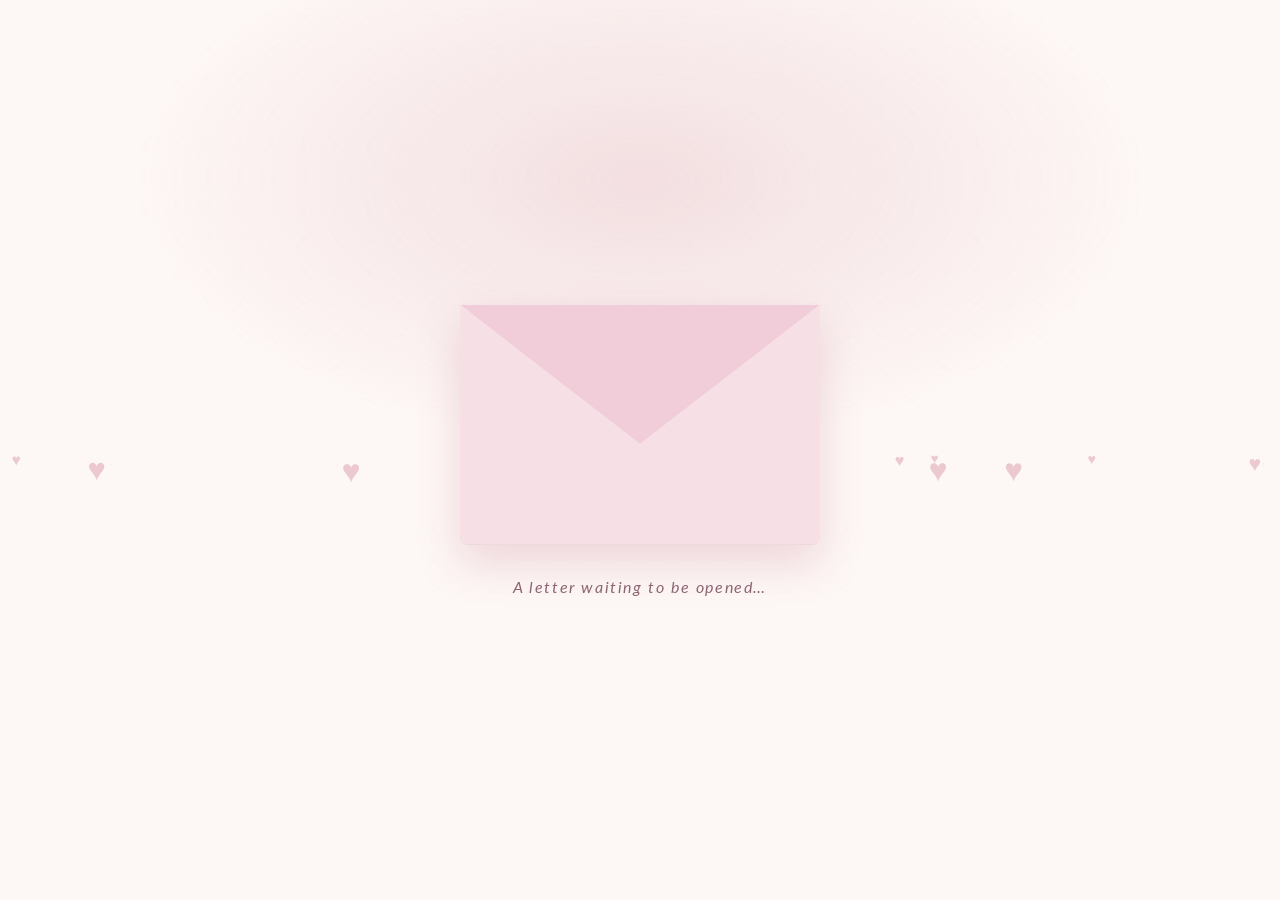
<file: index.html>
<!doctype html>
<html lang="en">
  <head>
    <meta charset="UTF-8" />
    <meta name="viewport" content="width=device-width,initial-scale=1.0" />
    <title>Our Story</title>
    <link
      href="https://fonts.googleapis.com/css2?family=Playfair+Display:wght@400;700;900&family=Lato:wght@300;400;700&display=swap"
      rel="stylesheet"
    />
    <link rel="stylesheet" href="index-style.css" />
  </head>
  <body>
    <!-- FLOAT HEARTS -->
    <div id="hearts"></div>

    <div class="wrapper">
      <div class="envelope" id="envelope">
        <div class="env-back"></div>

        <div class="letter">
          <a href="main.html" id="timeline-link"> Click to show our Story ♥ </a>
        </div>

        <div class="env-front"></div>
        <div class="flap"></div>
      </div>

      <p class="subtitle">A letter waiting to be opened…</p>
    </div>

    <script>
      /* HEART FLOATERS */

      var hearts = document.getElementById("hearts");

      for (var i = 0; i < 18; i++) {
        var h = document.createElement("div");

        h.className = "heart";
        h.innerHTML = "♥";

        h.style.left = Math.random() * 100 + "vw";
        h.style.fontSize = Math.random() * 1.2 + 0.8 + "rem";
        h.style.animationDuration = Math.random() * 10 + 8 + "s";
        h.style.animationDelay = Math.random() * -12 + "s";

        hearts.appendChild(h);
      }

      /* ENVELOPE OPEN */

      var env = document.getElementById("envelope");

      env.addEventListener("click", function () {
        if (event.target.id === "timeline-link") return;

        env.classList.toggle("open");
      });

      /* PAGE TRANSITION */

      var link = document.getElementById("timeline-link");

      link.addEventListener("click", function (e) {
        e.preventDefault();

        document.body.classList.add("fade-out");

        var href = this.getAttribute("href");

        setTimeout(function () {
          window.location.href = href;
        }, 900);
      });
    </script>
  </body>
</html>
</file>
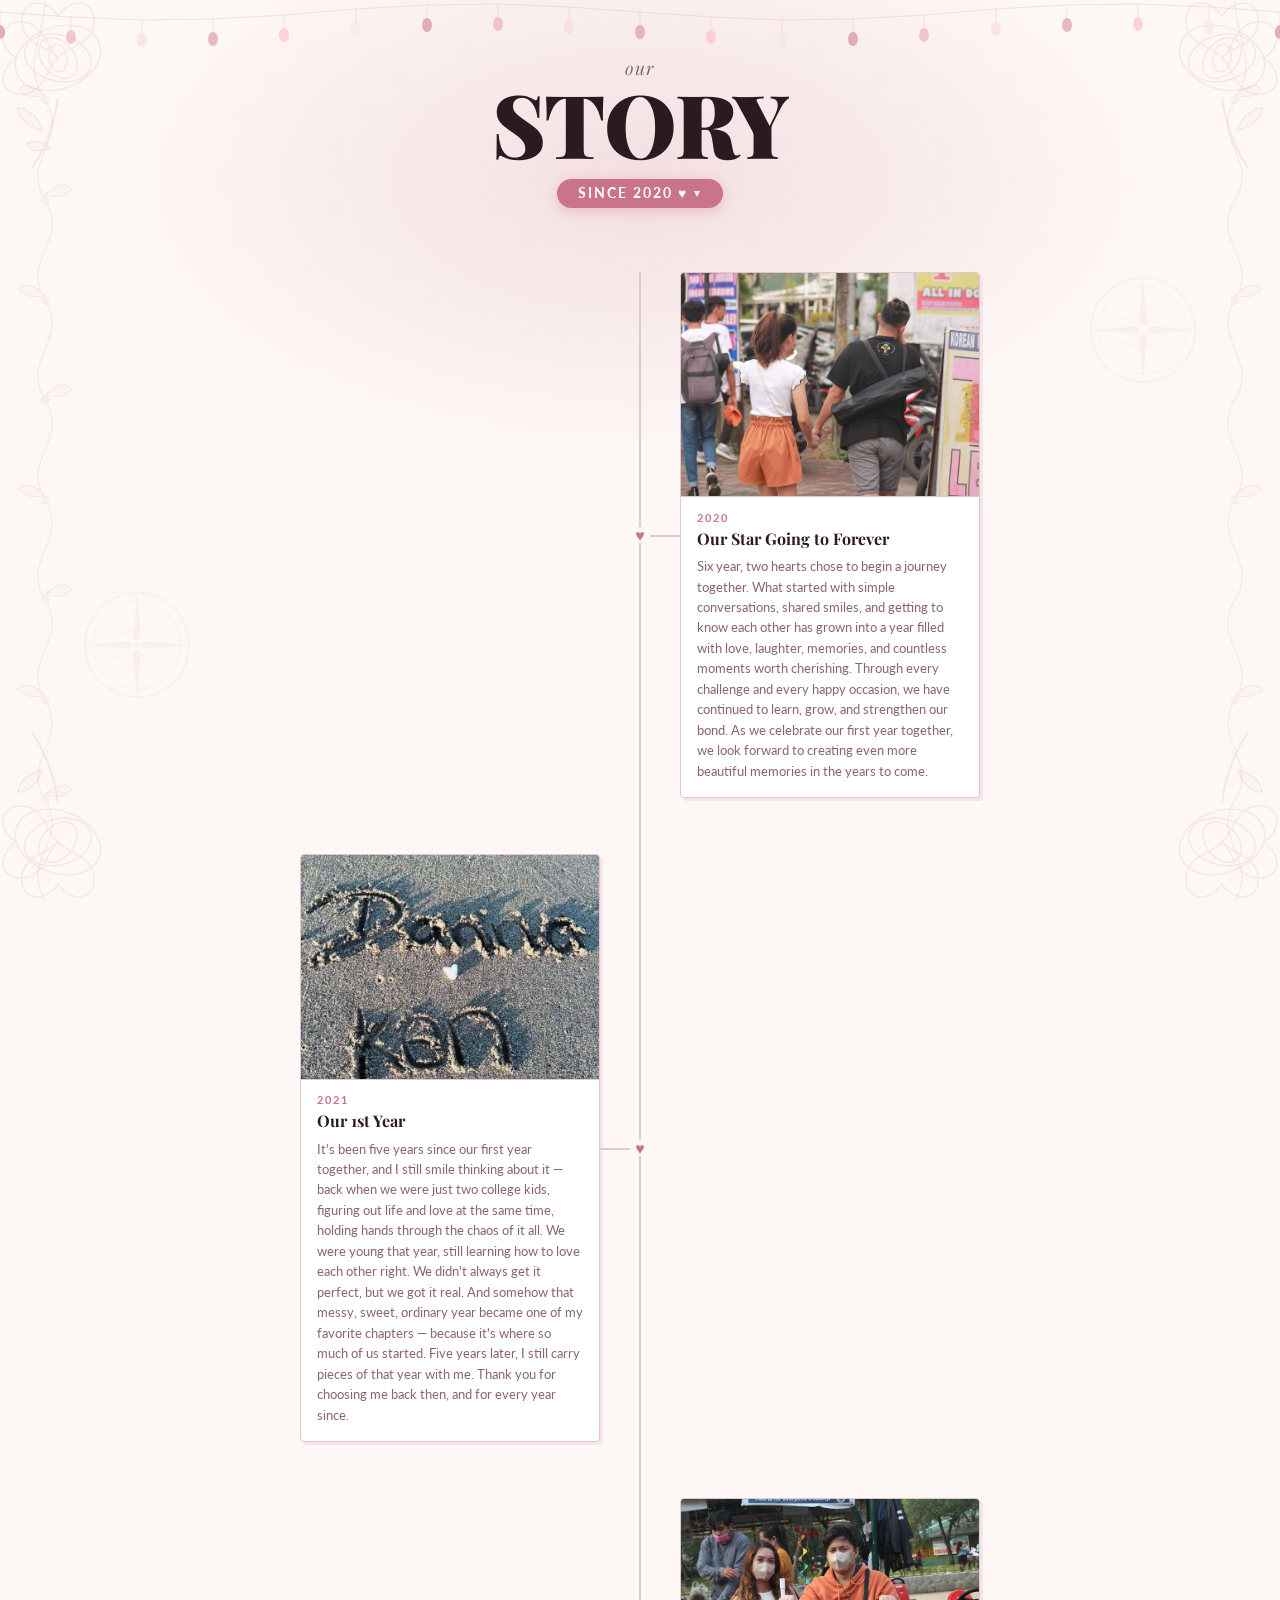
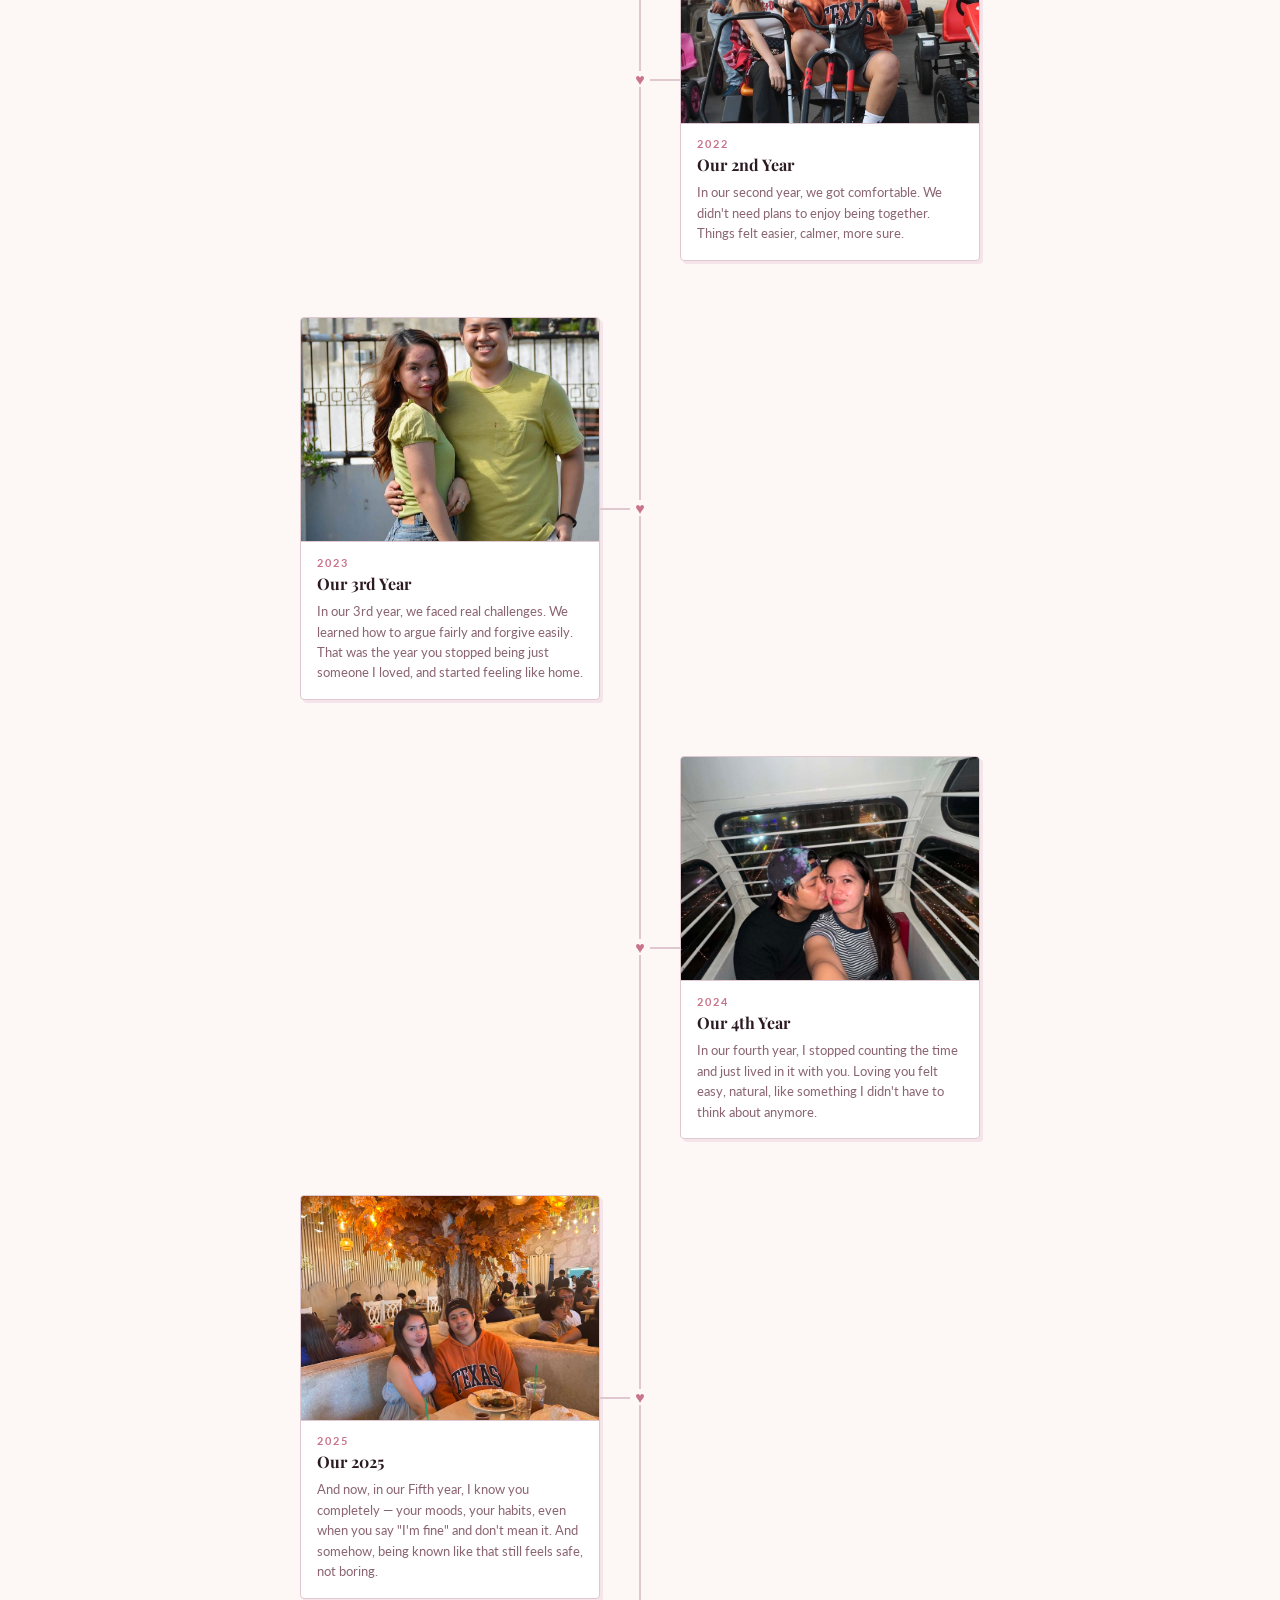
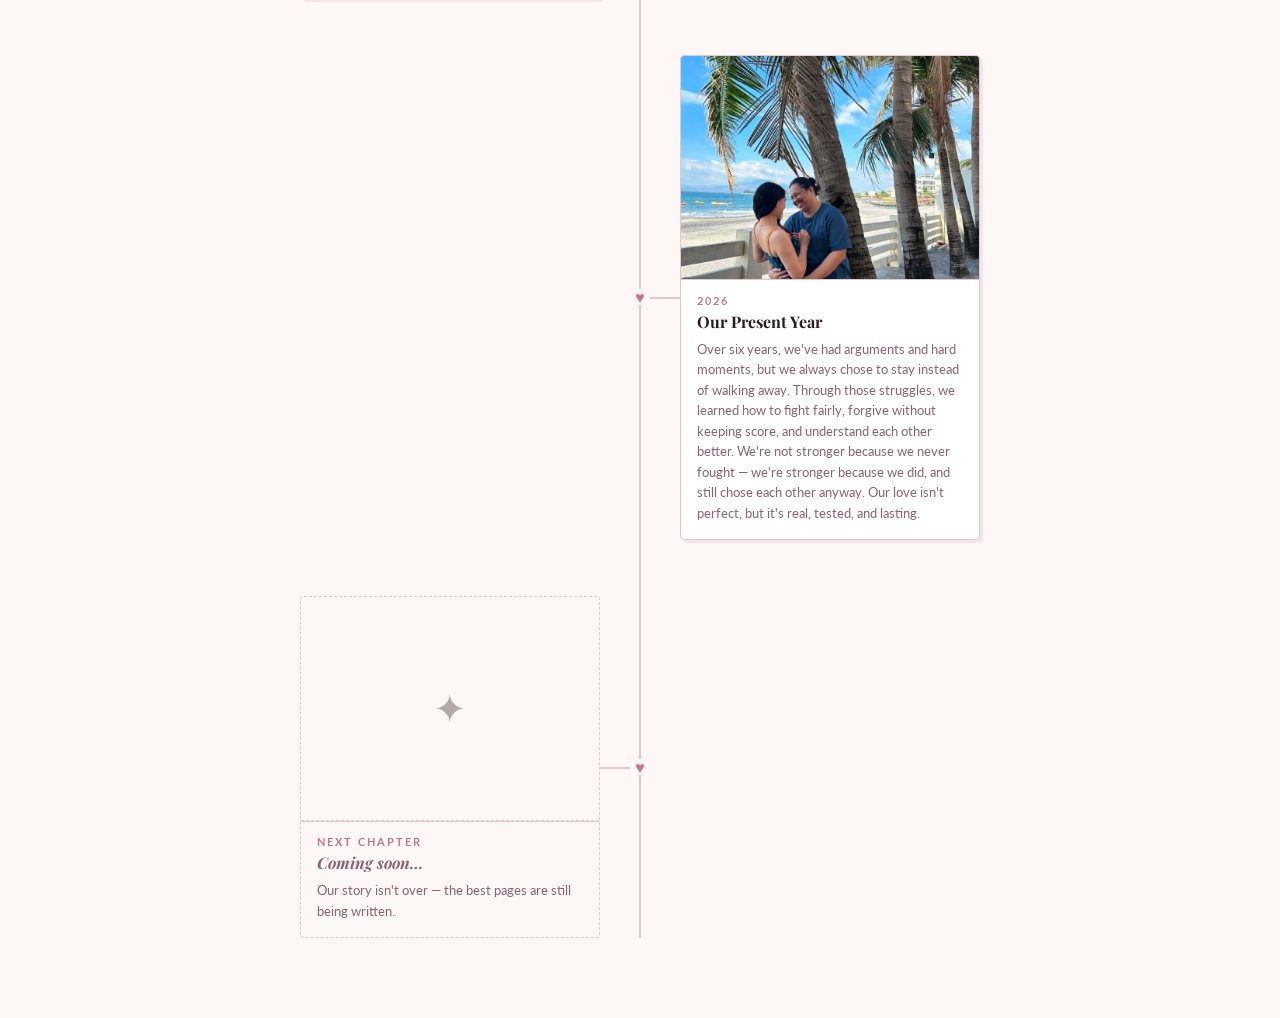
<file: main.html>
<!doctype html>
<html lang="en">
  <head>
    <meta charset="UTF-8" />
    <meta name="viewport" content="width=device-width, initial-scale=1.0" />
    <title>Our Story</title>
    <link
      href="https://fonts.googleapis.com/css2?family=Playfair+Display:ital,wght@0,400;0,700;0,900;1,400&family=Lato:wght@300;400;700&display=swap"
      rel="stylesheet"
    />
    <link
      rel="icon"
      href="data:image/svg+xml,<svg viewBox='0 0 100 100' xmlns='http://www.w3.org/2000/svg'><path d='M50 88.9L13.4 52.3C4.8 43.7 4.8 29.8 13.4 21.2C21.7 12.9 35 12.9 43.3 21.2L50 27.9L56.7 21.2C65 12.9 78.3 12.9 86.6 21.2C95.2 29.8 95.2 43.7 86.6 52.3L50 88.9Z' fill='%23c9748a'/></svg>"
    />
    <link rel="stylesheet" href="main-style.css" />
  </head>
  <body>
    <!-- ═══════════ BACKGROUND DECORATION ═══════════ -->
    <div>
      <svg
        class="corner-rose tl"
        viewBox="0 0 240 240"
        xmlns="http://www.w3.org/2000/svg"
        aria-hidden="true"
      >
        <g fill="none" stroke="#c9748a" stroke-width="1.4">
          <ellipse
            cx="68"
            cy="68"
            rx="44"
            ry="31"
            transform="rotate(-20 68 68)"
          />
          <ellipse
            cx="68"
            cy="68"
            rx="34"
            ry="23"
            transform="rotate(15 68 68)"
          />
          <ellipse
            cx="68"
            cy="68"
            rx="23"
            ry="16"
            transform="rotate(50 68 68)"
          />
          <ellipse
            cx="68"
            cy="68"
            rx="14"
            ry="9"
            transform="rotate(80 68 68)"
          />
          <path
            d="M68 26 C54 6 30 10 32 33 C34 56 62 58 68 68 C74 58 102 56 104 33 C106 10 82 6 68 26Z"
          />
          <path
            d="M26 68 C6 54 10 30 33 32 C56 34 58 62 68 68 C58 74 56 102 33 104 C10 106 6 82 26 68Z"
          />
          <path d="M68 108 Q62 148 42 178" stroke-width="2" />
          <path
            d="M52 140 Q30 134 28 118 Q46 120 52 140Z"
            fill="rgba(201,116,138,.12)"
          />
          <path
            d="M60 158 Q42 165 36 154 Q50 148 60 158Z"
            fill="rgba(201,116,138,.12)"
          />
        </g>
      </svg>
      <svg
        class="corner-rose tr"
        viewBox="0 0 240 240"
        xmlns="http://www.w3.org/2000/svg"
        aria-hidden="true"
      >
        <g
          fill="none"
          stroke="#c9748a"
          stroke-width="1.4"
          transform="scale(-1,1) translate(-240,0)"
        >
          <ellipse
            cx="68"
            cy="68"
            rx="44"
            ry="31"
            transform="rotate(-20 68 68)"
          />
          <ellipse
            cx="68"
            cy="68"
            rx="34"
            ry="23"
            transform="rotate(15 68 68)"
          />
          <ellipse
            cx="68"
            cy="68"
            rx="23"
            ry="16"
            transform="rotate(50 68 68)"
          />
          <ellipse
            cx="68"
            cy="68"
            rx="14"
            ry="9"
            transform="rotate(80 68 68)"
          />
          <path
            d="M68 26 C54 6 30 10 32 33 C34 56 62 58 68 68 C74 58 102 56 104 33 C106 10 82 6 68 26Z"
          />
          <path
            d="M26 68 C6 54 10 30 33 32 C56 34 58 62 68 68 C58 74 56 102 33 104 C10 106 6 82 26 68Z"
          />
          <path d="M68 108 Q62 148 42 178" stroke-width="2" />
          <path
            d="M52 140 Q30 134 28 118 Q46 120 52 140Z"
            fill="rgba(201,116,138,.12)"
          />
        </g>
      </svg>
      <svg
        class="corner-rose bl"
        viewBox="0 0 240 240"
        xmlns="http://www.w3.org/2000/svg"
        aria-hidden="true"
      >
        <g
          fill="none"
          stroke="#c9748a"
          stroke-width="1.4"
          transform="scale(1,-1) translate(0,-240)"
        >
          <ellipse
            cx="68"
            cy="68"
            rx="44"
            ry="31"
            transform="rotate(-20 68 68)"
          />
          <ellipse
            cx="68"
            cy="68"
            rx="34"
            ry="23"
            transform="rotate(15 68 68)"
          />
          <ellipse
            cx="68"
            cy="68"
            rx="23"
            ry="16"
            transform="rotate(50 68 68)"
          />
          <path
            d="M68 26 C54 6 30 10 32 33 C34 56 62 58 68 68 C74 58 102 56 104 33 C106 10 82 6 68 26Z"
          />
          <path
            d="M26 68 C6 54 10 30 33 32 C56 34 58 62 68 68 C58 74 56 102 33 104 C10 106 6 82 26 68Z"
          />
          <path d="M68 108 Q62 148 42 178" stroke-width="2" />
          <path
            d="M52 140 Q30 134 28 118 Q46 120 52 140Z"
            fill="rgba(201,116,138,.12)"
          />
        </g>
      </svg>
      <svg
        class="corner-rose br"
        viewBox="0 0 240 240"
        xmlns="http://www.w3.org/2000/svg"
        aria-hidden="true"
      >
        <g
          fill="none"
          stroke="#c9748a"
          stroke-width="1.4"
          transform="scale(-1,-1) translate(-240,-240)"
        >
          <ellipse
            cx="68"
            cy="68"
            rx="44"
            ry="31"
            transform="rotate(-20 68 68)"
          />
          <ellipse
            cx="68"
            cy="68"
            rx="34"
            ry="23"
            transform="rotate(15 68 68)"
          />
          <ellipse
            cx="68"
            cy="68"
            rx="23"
            ry="16"
            transform="rotate(50 68 68)"
          />
          <path
            d="M68 26 C54 6 30 10 32 33 C34 56 62 58 68 68 C74 58 102 56 104 33 C106 10 82 6 68 26Z"
          />
          <path
            d="M26 68 C6 54 10 30 33 32 C56 34 58 62 68 68 C58 74 56 102 33 104 C10 106 6 82 26 68Z"
          />
          <path d="M68 108 Q62 148 42 178" stroke-width="2" />
          <path
            d="M52 140 Q30 134 28 118 Q46 120 52 140Z"
            fill="rgba(201,116,138,.12)"
          />
        </g>
      </svg>

      <svg
        class="side-vine left"
        viewBox="0 0 90 900"
        xmlns="http://www.w3.org/2000/svg"
        preserveAspectRatio="none"
        aria-hidden="true"
      >
        <g fill="none" stroke="#c9748a" stroke-width="1.3">
          <path
            d="M45 0 C45 40 20 60 45 100 C70 140 20 160 45 200 C70 240 20 260 45 300 C70 340 20 360 45 400 C70 440 20 460 45 500 C70 540 20 560 45 600 C70 640 20 660 45 700 C70 740 20 760 45 800 C70 840 20 860 45 900"
          />
          <path
            d="M45 95 Q25 80 18 90 Q30 100 45 95Z"
            fill="rgba(201,116,138,.15)"
          />
          <path
            d="M45 195 Q65 178 72 190 Q60 200 45 195Z"
            fill="rgba(201,116,138,.15)"
          />
          <path
            d="M45 295 Q25 278 18 290 Q30 300 45 295Z"
            fill="rgba(201,116,138,.15)"
          />
          <path
            d="M45 395 Q65 378 72 390 Q60 400 45 395Z"
            fill="rgba(201,116,138,.15)"
          />
          <path
            d="M45 495 Q25 478 18 490 Q30 500 45 495Z"
            fill="rgba(201,116,138,.15)"
          />
          <path
            d="M45 595 Q65 578 72 590 Q60 600 45 595Z"
            fill="rgba(201,116,138,.15)"
          />
          <path
            d="M45 695 Q25 678 18 690 Q30 700 45 695Z"
            fill="rgba(201,116,138,.15)"
          />
          <path
            d="M45 795 Q65 778 72 790 Q60 800 45 795Z"
            fill="rgba(201,116,138,.15)"
          />
          <circle cx="45" cy="100" r="3.5" fill="rgba(201,116,138,.2)" />
          <circle cx="45" cy="200" r="3.5" fill="rgba(201,116,138,.2)" />
          <circle cx="45" cy="300" r="3.5" fill="rgba(201,116,138,.2)" />
          <circle cx="45" cy="400" r="3.5" fill="rgba(201,116,138,.2)" />
          <circle cx="45" cy="500" r="3.5" fill="rgba(201,116,138,.2)" />
          <circle cx="45" cy="600" r="3.5" fill="rgba(201,116,138,.2)" />
          <circle cx="45" cy="700" r="3.5" fill="rgba(201,116,138,.2)" />
          <circle cx="45" cy="800" r="3.5" fill="rgba(201,116,138,.2)" />
        </g>
      </svg>
      <svg
        class="side-vine right"
        viewBox="0 0 90 900"
        xmlns="http://www.w3.org/2000/svg"
        preserveAspectRatio="none"
        aria-hidden="true"
      >
        <g fill="none" stroke="#c9748a" stroke-width="1.3">
          <path
            d="M45 0 C45 40 20 60 45 100 C70 140 20 160 45 200 C70 240 20 260 45 300 C70 340 20 360 45 400 C70 440 20 460 45 500 C70 540 20 560 45 600 C70 640 20 660 45 700 C70 740 20 760 45 800 C70 840 20 860 45 900"
          />
          <path
            d="M45 95 Q25 80 18 90 Q30 100 45 95Z"
            fill="rgba(201,116,138,.15)"
          />
          <path
            d="M45 295 Q25 278 18 290 Q30 300 45 295Z"
            fill="rgba(201,116,138,.15)"
          />
          <path
            d="M45 495 Q25 478 18 490 Q30 500 45 495Z"
            fill="rgba(201,116,138,.15)"
          />
          <path
            d="M45 695 Q25 678 18 690 Q30 700 45 695Z"
            fill="rgba(201,116,138,.15)"
          />
          <circle cx="45" cy="100" r="3.5" fill="rgba(201,116,138,.2)" />
          <circle cx="45" cy="300" r="3.5" fill="rgba(201,116,138,.2)" />
          <circle cx="45" cy="500" r="3.5" fill="rgba(201,116,138,.2)" />
          <circle cx="45" cy="700" r="3.5" fill="rgba(201,116,138,.2)" />
        </g>
      </svg>

      <svg
        id="fairy-lights"
        aria-hidden="true"
        xmlns="http://www.w3.org/2000/svg"
      ></svg>

      <svg
        class="wax-seal"
        style="top: 30vh; right: 6vw"
        viewBox="0 0 120 120"
        xmlns="http://www.w3.org/2000/svg"
        aria-hidden="true"
      >
        <circle
          cx="60"
          cy="60"
          r="52"
          fill="none"
          stroke="#c9748a"
          stroke-width="1.5"
        />
        <circle
          cx="60"
          cy="60"
          r="44"
          fill="none"
          stroke="#c9748a"
          stroke-width=".8"
        />
        <path
          d="M60 8 L64 52 L60 56 L56 52Z M60 112 L64 68 L60 64 L56 68Z M8 60 L52 64 L56 60 L52 56Z M112 60 L68 64 L64 60 L68 56Z"
          fill="#c9748a"
        />
        <text
          x="60"
          y="55"
          text-anchor="middle"
          font-family="Playfair Display,serif"
          font-size="9"
          fill="#c9748a"
        >
          2017
        </text>
        <text
          x="60"
          y="68"
          text-anchor="middle"
          font-family="Playfair Display,serif"
          font-size="9"
          fill="#c9748a"
        >
          2025
        </text>
        <path
          d="M38 72 Q60 80 82 72"
          fill="none"
          stroke="#c9748a"
          stroke-width=".8"
        />
        <path
          d="M38 50 Q60 42 82 50"
          fill="none"
          stroke="#c9748a"
          stroke-width=".8"
        />
      </svg>
      <svg
        class="wax-seal"
        style="top: 65vh; left: 6vw"
        viewBox="0 0 120 120"
        xmlns="http://www.w3.org/2000/svg"
        aria-hidden="true"
      >
        <circle
          cx="60"
          cy="60"
          r="52"
          fill="none"
          stroke="#c9748a"
          stroke-width="1.5"
        />
        <circle
          cx="60"
          cy="60"
          r="44"
          fill="none"
          stroke="#c9748a"
          stroke-width=".8"
        />
        <path
          d="M60 8 L64 52 L60 56 L56 52Z M60 112 L64 68 L60 64 L56 68Z M8 60 L52 64 L56 60 L52 56Z M112 60 L68 64 L64 60 L68 56Z"
          fill="#c9748a"
        />
        <text
          x="60"
          y="64"
          text-anchor="middle"
          font-family="Playfair Display,serif"
          font-size="12"
          fill="#c9748a"
        >
          ♥
        </text>
        <path
          d="M38 72 Q60 80 82 72"
          fill="none"
          stroke="#c9748a"
          stroke-width=".8"
        />
        <path
          d="M38 50 Q60 42 82 50"
          fill="none"
          stroke="#c9748a"
          stroke-width=".8"
        />
      </svg>
    </div>

    <div id="floaters" aria-hidden="true"></div>

    <!-- ═══════════ HEADER ═══════════ -->
    <header class="site-header">
      <p class="label">our</p>
      <h1>STORY</h1>

      <!-- YEAR BUBBLE WIDGET -->
      <div class="years-wrap" id="years-wrap">
        <button
          class="years"
          id="years-btn"
          aria-expanded="false"
          aria-label="Jump to a year"
        >
          Since 2020 ♥
        </button>
        <div
          class="year-bubbles"
          id="year-bubbles"
          role="menu"
          aria-hidden="true"
        >
          <a class="yb" href="#year-2020" data-year="2020" role="menuitem"
            >2020</a
          >
          <a class="yb" href="#year-2021" data-year="2021" role="menuitem"
            >2021</a
          >
          <a class="yb" href="#year-2022" data-year="2022" role="menuitem"
            >2022</a
          >
          <a class="yb" href="#year-2023" data-year="2023" role="menuitem"
            >2023</a
          >
          <a class="yb" href="#year-2024" data-year="2024" role="menuitem"
            >2024</a
          >
          <a
            class="yb "
            href="#year-2025"
            data-year="2025"
            role="menuitem"
            >2025 </a
          >
          <a
          class="yb yb-new"
          href="#year-2026"
          data-year="2026"
          role="menuitem"
          >2026 ✨</a
        >
        </div>
      </div>
    </header>

    <!-- ═══════════ TIMELINE ═══════════ -->
    <section class="timeline" aria-label="Our love story timeline">
      <!-- 2020 Card -->
      <div class="tl-row left" id="year-2020">
        <div class="connector"></div>
        <div class="tl-card-wrap">
          <a href="year.html" class="tl-card">
            <div class="photo">
              <img
                id="myImage"
                alt="Default Image"
                src="ME And MAHAL/IMG_6190.JPG"
                onerror="
                  this.style.display = 'none';
                  this.nextElementSibling.style.display = 'block';
                "
              /><span class="placeholder" style="display: none">♥</span>
            </div>
            <div class="card-body">
              <p class="year-tag">2020</p>
              <p class="card-title">Our Star Going to Forever</p>
              <p class="card-text">
                Six year, two hearts chose to begin a journey together. 
                What started with simple conversations, shared smiles, 
                and getting to know each other has grown into a year filled with love,
                 laughter, memories, and countless moments worth cherishing.
                  Through every challenge and every happy occasion, 
                  we have continued to learn, grow, and strengthen our bond.
                   As we celebrate our first year together, we look forward to creating even more beautiful memories in the years to come.
              </p>
            </div>
          </a>
        </div>
      </div>

      <!-- 2021 Card -->
      <div class="tl-row right" id="year-2021">
        <div class="connector"></div>
        <div class="tl-card-wrap">
          <a href="year2021.html" class="tl-card">
            <div class="photo">
              <img
                id="myImage"
                alt="Default Image"
                src="ME And MAHAL/dannaLoveKen.jpg"
                onerror="
                  this.style.display = 'none';
                  this.nextElementSibling.style.display = 'block';
                "
              /><span class="placeholder" style="display: none">♥</span>
            </div>
            <div class="card-body">
              <p class="year-tag">2021</p>
              <p class="card-title">Our 1st Year</p>
              <p class="card-text">
                It's been five years since our first year together, 
                and I still smile thinking about it — back when we were just two college kids,
                 figuring out life and love at the same time, holding hands through the chaos of it all.

                 We were young that year, still learning how to love each other right.
                 We didn't always get it perfect, but we got it real.
                And somehow that messy, sweet, ordinary year became one of my favorite chapters — because it's where so much of us started.

                Five years later, I still carry pieces of that year with me. Thank you for choosing me back then, and for every year since.
              </p>
            </div>
          </a>
        </div>
      </div>

      <!-- 2022 Card -->
      <div class="tl-row left" id="year-2022">
        <div class="connector"></div>
        <div class="tl-card-wrap">
          <a href="year2022.html" class="tl-card">
            <div class="photo">
              <img
                id="myImage"
                alt="Default Image"
                src="ME And MAHAL/IMG_6178.JPG"
                onerror="
                  this.style.display = 'none';
                  this.nextElementSibling.style.display = 'block';
                "
              /><span class="placeholder" style="display: none">♥</span>
            </div>
            <div class="card-body">
              <p class="year-tag">2022</p>
              <p class="card-title">Our 2nd Year</p>
              <p class="card-text">
                In our second year, we got comfortable. We didn't need plans to enjoy being together. Things felt easier, calmer, more sure.
              </p>
            </div>
          </a>
        </div>
      </div>

      <!-- 2023 Card -->
      <div class="tl-row right" id="year-2023">
        <div class="connector"></div>
        <div class="tl-card-wrap">
          <a href="year2023.html" class="tl-card">
            <div class="photo">
              <img
                id="myImage"
                alt="Default Image"
                src="ME And MAHAL/488657536_9604320576323488_919385024457062198_n.jpg"
                onerror="
                  this.style.display = 'none';
                  this.nextElementSibling.style.display = 'block';
                "
              /><span class="placeholder" style="display: none">♥</span>
            </div>
            <div class="card-body">
              <p class="year-tag">2023</p>
              <p class="card-title">Our 3rd Year</p>
              <p class="card-text">
                In our 3rd year, we faced real challenges.
                 We learned how to argue fairly and forgive easily.
                  That was the year you stopped being just someone I loved, and started feeling like home.
              </p>
            </div>
          </a>
        </div>
      </div>

      <!-- 2024 Card -->
      <div class="tl-row left" id="year-2024">
        <div class="connector"></div>
        <div class="tl-card-wrap">
          <a href="year2024.html" class="tl-card">
            <div class="photo">
              <img
                id="myImage"
                alt="Default Image"
                src="ME And MAHAL/1f4616d4-1493-41ec-a74d-7cb05ec25198.jfif"
                onerror="
                  this.style.display = 'none';
                  this.nextElementSibling.style.display = 'block';
                "
              /><span class="placeholder" style="display: none">♥</span>
            </div>
            <div class="card-body">
              <p class="year-tag">2024</p>
              <p class="card-title">Our 4th Year</p>
              <p class="card-text">
                In our fourth year, I stopped counting the time and just lived in it with you. Loving you felt easy, natural, like something I didn't have to think about anymore.
              </p>
            </div>
          </a>
        </div>
      </div>

      <!-- 2025 Card -->
      <div class="tl-row right" id="year-2025">
        <div class="connector"></div>
        <div class="tl-card-wrap">
          <a href="year2025.html" class="tl-card">
            <div class="photo">
              <img
                id="myImage"
                alt="Default Image"
                src="ME And MAHAL/9610dcd5-ac82-4596-8b9c-afcef7b841c5.jfif"
                onerror="
                  this.style.display = 'none';
                  this.nextElementSibling.style.display = 'block';
                "
              /><span class="placeholder" style="display: none">♥</span>
            </div>
            <div class="card-body">
              <p class="year-tag">2025</p>
              <p class="card-title">Our 2025</p>
              <p class="card-text">
                And now, in our Fifth year, I know you completely — your moods, your habits, even when you say "I'm fine" and don't mean it. And somehow, being known like that still feels safe, not boring.
              </p>
            </div>
          </a>
        </div>
      </div>

      <div class="tl-row left" id="year-2026">
        <div class="connector"></div>
        <div class="tl-card-wrap">
          <a href="year2026.html" class="tl-card">
            <div class="photo">
              <img
                id="myImage"
                alt="Default Image"
                src="ME And MAHAL/3fcf8320-8e38-4d11-bc8b-73f3621f407e.jfif"
                onerror="
                  this.style.display = 'none';
                  this.nextElementSibling.style.display = 'block';
                "
              /><span class="placeholder" style="display: none">♥</span>
            </div>
            <div class="card-body">
              <p class="year-tag">2026</p>
              <p class="card-title">Our Present Year</p>
              <p class="card-text">
                Over six years, we've had arguments and hard moments, but we always chose to stay instead of walking away.
                Through those struggles, we learned how to fight fairly, forgive without keeping score, and understand each other better.
                 We're not stronger because we never fought — we're stronger because we did, and still chose each other anyway. Our love isn't perfect, but it's real, tested, and lasting.
              </p>
            </div>
          </a>
        </div>
      </div>

      <!-- Pending Year Card -->
      <div class="tl-row right" id="">
        <div class="connector"></div>
        <div class="tl-card-wrap">
          <div class="tl-card coming-soon">
            <div class="photo"><span class="placeholder">✦</span></div>
            <div class="card-body">
              <p class="year-tag">Next chapter</p>
              <p class="card-title">Coming soon…</p>
              <p class="card-text">
                Our story isn't over — the best pages are still being written.
              </p>
            </div>
          </div>
        </div>
      </div>
    </section>

    <!-- scroll to top button -->
    <button id="scroll-top" aria-label="Back to top">
      <svg viewBox="0 0 24 24"><polyline points="18 15 12 9 6 15" /></svg>
    </button>

    <script>
      (function () {
        /* ── Fairy lights ── */
        var svg = document.getElementById("fairy-lights");
        var W = window.innerWidth,
          cols = [
            "#c9748a",
            "#e8a0b4",
            "#f7d4de",
            "#d4879a",
            "#ffb6c1",
            "#f5e4ea",
          ];
        var points = 18,
          wire = "";

        for (var i = 0; i <= points; i++) {
          wire +=
            (i === 0 ? "M" : "L") +
            ((i / points) * W).toFixed(0) +
            " " +
            (12 + Math.sin(i * 0.7) * 8).toFixed(0) +
            " ";
        }

        var wp = document.createElementNS("http://www.w3.org/2000/svg", "path");
        wp.setAttribute("d", wire);
        wp.setAttribute("fill", "none");
        wp.setAttribute("stroke", "rgba(201,116,138,0.18)");
        wp.setAttribute("stroke-width", "1");
        svg.appendChild(wp);

        for (var i = 0; i <= points; i++) {
          var x = ((i / points) * W).toFixed(0),
            y = (12 + Math.sin(i * 0.7) * 8).toFixed(0),
            col = cols[i % cols.length];

          var g = document.createElementNS("http://www.w3.org/2000/svg", "g");

          var ln = document.createElementNS(
            "http://www.w3.org/2000/svg",
            "line",
          );
          ln.setAttribute("x1", x);
          ln.setAttribute("y1", y);
          ln.setAttribute("x2", x);
          ln.setAttribute("y2", +y + 14);
          ln.setAttribute("stroke", "rgba(201,116,138,0.2)");
          ln.setAttribute("stroke-width", "0.8");
          g.appendChild(ln);

          var bl = document.createElementNS(
            "http://www.w3.org/2000/svg",
            "ellipse",
          );
          bl.setAttribute("cx", x);
          bl.setAttribute("cy", +y + 20);
          bl.setAttribute("rx", "5");
          bl.setAttribute("ry", "7");
          bl.setAttribute("fill", col);
          bl.setAttribute("opacity", "0.55");
          bl.style.animation =
            "twinkle " +
            (2 + Math.random() * 3).toFixed(1) +
            "s ease-in-out " +
            (Math.random() * 2).toFixed(1) +
            "s infinite";

          g.appendChild(bl);
          svg.appendChild(g);
        }

        /* ── Petals ── */
        var syms = ["♥", "❥", "✿", "❀", "✾", "❁", "✽"],
          pcols = ["#c9748a", "#e8a0b4", "#d4879a", "#f0c4cf", "#b5607a"];

        var c = document.getElementById("floaters");

        for (var i = 0; i < 18; i++) {
          var el = document.createElement("span");
          el.className = "petal";
          el.textContent = syms[Math.floor(Math.random() * syms.length)];

          var col = pcols[Math.floor(Math.random() * pcols.length)];

          el.style.cssText =
            "left:" +
            (Math.random() * 100).toFixed(1) +
            "vw;font-size:" +
            (Math.random() * 0.8 + 0.6).toFixed(2) +
            "rem;animation-duration:" +
            (Math.random() * 14 + 10).toFixed(1) +
            "s;animation-delay:" +
            (Math.random() * -22).toFixed(1) +
            "s;color:" +
            col;

          c.appendChild(el);
        }

        /* ── Butterflies ── */
        var bfcols = ["#c9748a", "#d4879a", "#b5607a"];

        for (var b = 0; b < 5; b++) {
          var w = document.createElement("div");
          w.className = "butterfly";

          var col = bfcols[b % bfcols.length];

          w.innerHTML =
            '<svg width="28" height="20" viewBox="0 0 28 20" fill="none"><path d="M14 10 C10 4 2 2 2 8 C2 14 10 14 14 10Z" fill="' +
            col +
            '" opacity="0.55"/><path d="M14 10 C18 4 26 2 26 8 C26 14 18 14 14 10Z" fill="' +
            col +
            '" opacity="0.55"/><path d="M14 10 C11 13 4 15 5 18 C8 20 13 14 14 10Z" fill="' +
            col +
            '" opacity="0.4"/><path d="M14 10 C17 13 24 15 23 18 C20 20 15 14 14 10Z" fill="' +
            col +
            '" opacity="0.4"/></svg>';

          w.style.cssText =
            "left:" +
            (Math.random() * 90 + 5).toFixed(1) +
            "vw;animation-duration:" +
            (Math.random() * 18 + 14).toFixed(1) +
            "s;animation-delay:" +
            (Math.random() * -25).toFixed(1) +
            "s;";

          w.querySelector("svg").style.animationDuration =
            (0.4 + Math.random() * 0.4).toFixed(2) + "s";

          c.appendChild(w);
        }

        /* ── Sparkles ── */
        var spsyms = ["✦", "✧", "⋆", "✩", "⊹"];

        for (var s = 0; s < 20; s++) {
          var sp = document.createElement("span");
          sp.className = "sparkle";
          sp.textContent = spsyms[s % spsyms.length];

          sp.style.cssText =
            "top:" +
            (Math.random() * 90 + 2).toFixed(1) +
            "vh;left:" +
            (Math.random() * 96 + 2).toFixed(1) +
            "vw;animation-duration:" +
            (Math.random() * 3 + 2).toFixed(1) +
            "s;animation-delay:" +
            (Math.random() * 4).toFixed(1) +
            "s;font-size:" +
            (0.55 + Math.random() * 0.45).toFixed(2) +
            "rem;";

          c.appendChild(sp);
        }

        /* ── Year bubble widget FIXED ── */
        var btn = document.getElementById("years-btn");
        var cloud = document.getElementById("year-bubbles");
        var wrap = document.getElementById("years-wrap");

        function openCloud() {
          cloud.classList.add("open");
          btn.setAttribute("aria-expanded", "true");
          cloud.setAttribute("aria-hidden", "false");
        }

        function closeCloud() {
          cloud.classList.remove("open");
          btn.setAttribute("aria-expanded", "false");
          cloud.setAttribute("aria-hidden", "true");
        }

        // Button toggle only
        btn.addEventListener("click", function (e) {
          e.stopPropagation();

          if (cloud.classList.contains("open")) {
            closeCloud();
          } else {
            openCloud();
          }
        });

        // Close outside only
        document.addEventListener("click", function (e) {
          if (!wrap.contains(e.target)) {
            closeCloud();
          }
        });

        // Scroll + keep open
        cloud.querySelectorAll(".yb").forEach(function (a) {
          a.addEventListener("click", function (e) {
            e.preventDefault();
            e.stopPropagation();

            var yr = this.dataset.year;
            var target = document.getElementById("year-" + yr);

            if (!target) return;

            target.scrollIntoView({
              behavior: "smooth",
              block: "center",
            });

            target.classList.add("highlight");

            setTimeout(function () {
              target.classList.remove("highlight");
            }, 1800);
          });
        });

        /* ── Scroll to top ── */
        var stBtn = document.getElementById("scroll-top");

        window.addEventListener(
          "scroll",
          function () {
            stBtn.classList.toggle("visible", window.scrollY > 320);
          },
          { passive: true },
        );

        stBtn.addEventListener("click", function () {
          window.scrollTo({
            top: 0,
            behavior: "smooth",
          });
        });
      })();
    </script>
  </body>
</html>
</file>
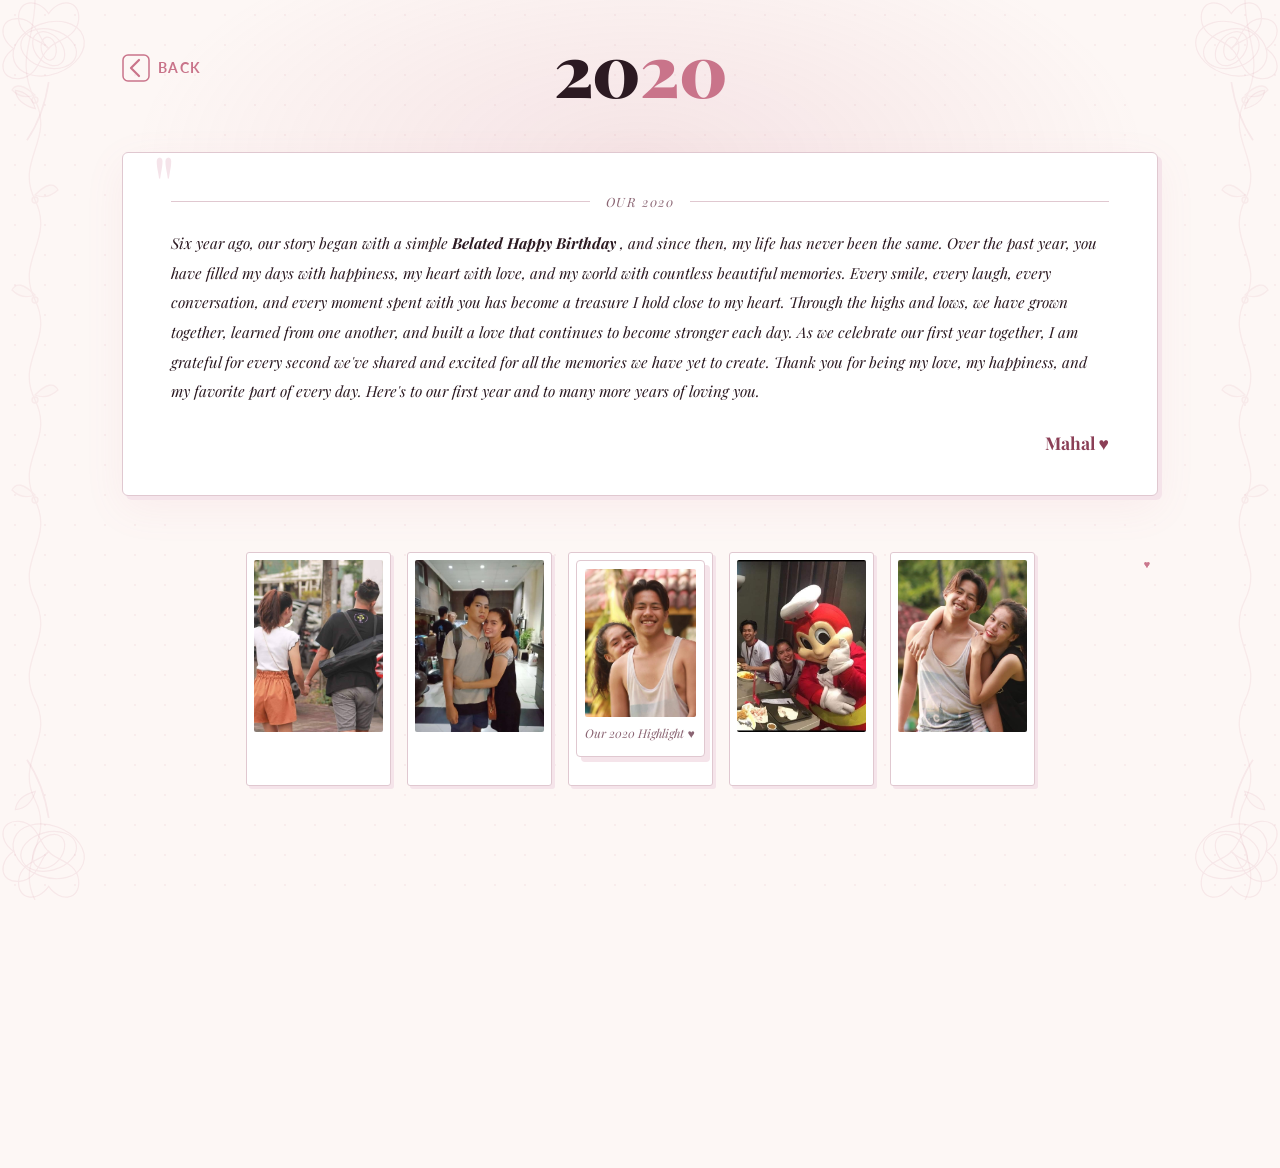
<file: year.html>
<!doctype html>
<html lang="en">
  <head>
    <meta charset="UTF-8" />
    <meta name="viewport" content="width=device-width, initial-scale=1.0" />
    <title>202X — TITLE</title>
    <link
      href="https://fonts.googleapis.com/css2?family=Playfair+Display:ital,wght@0,400;0,700;0,900;1,400&family=Lato:wght@300;400;700&display=swap"
      rel="stylesheet"
    />
    <link rel="stylesheet" href="year-style.css" />
  </head>
  <body>
    <!-- corner roses -->
    <svg
      class="corner-rose tl"
      viewBox="0 0 240 240"
      xmlns="http://www.w3.org/2000/svg"
      aria-hidden="true"
    >
      <g fill="none" stroke="#c9748a" stroke-width="1.4">
        <ellipse
          cx="68"
          cy="68"
          rx="44"
          ry="31"
          transform="rotate(-20 68 68)"
        />
        <ellipse cx="68" cy="68" rx="34" ry="23" transform="rotate(15 68 68)" />
        <ellipse cx="68" cy="68" rx="23" ry="16" transform="rotate(50 68 68)" />
        <ellipse cx="68" cy="68" rx="14" ry="9" transform="rotate(80 68 68)" />
        <path
          d="M68 26 C54 6 30 10 32 33 C34 56 62 58 68 68 C74 58 102 56 104 33 C106 10 82 6 68 26Z"
        />
        <path
          d="M26 68 C6 54 10 30 33 32 C56 34 58 62 68 68 C58 74 56 102 33 104 C10 106 6 82 26 68Z"
        />
        <path d="M68 108 Q62 148 42 178" stroke-width="2" />
        <path
          d="M52 140 Q30 134 28 118 Q46 120 52 140Z"
          fill="rgba(201,116,138,.12)"
        />
      </g>
    </svg>
    <svg
      class="corner-rose tr"
      viewBox="0 0 240 240"
      xmlns="http://www.w3.org/2000/svg"
      aria-hidden="true"
    >
      <g
        fill="none"
        stroke="#c9748a"
        stroke-width="1.4"
        transform="scale(-1,1) translate(-240,0)"
      >
        <ellipse
          cx="68"
          cy="68"
          rx="44"
          ry="31"
          transform="rotate(-20 68 68)"
        />
        <ellipse cx="68" cy="68" rx="34" ry="23" transform="rotate(15 68 68)" />
        <ellipse cx="68" cy="68" rx="23" ry="16" transform="rotate(50 68 68)" />
        <ellipse cx="68" cy="68" rx="14" ry="9" transform="rotate(80 68 68)" />
        <path
          d="M68 26 C54 6 30 10 32 33 C34 56 62 58 68 68 C74 58 102 56 104 33 C106 10 82 6 68 26Z"
        />
        <path
          d="M26 68 C6 54 10 30 33 32 C56 34 58 62 68 68 C58 74 56 102 33 104 C10 106 6 82 26 68Z"
        />
        <path d="M68 108 Q62 148 42 178" stroke-width="2" />
        <path
          d="M52 140 Q30 134 28 118 Q46 120 52 140Z"
          fill="rgba(201,116,138,.12)"
        />
      </g>
    </svg>
    <svg
      class="corner-rose bl"
      viewBox="0 0 240 240"
      xmlns="http://www.w3.org/2000/svg"
      aria-hidden="true"
    >
      <g
        fill="none"
        stroke="#c9748a"
        stroke-width="1.4"
        transform="scale(1,-1) translate(0,-240)"
      >
        <ellipse
          cx="68"
          cy="68"
          rx="44"
          ry="31"
          transform="rotate(-20 68 68)"
        />
        <ellipse cx="68" cy="68" rx="34" ry="23" transform="rotate(15 68 68)" />
        <ellipse cx="68" cy="68" rx="23" ry="16" transform="rotate(50 68 68)" />
        <path
          d="M68 26 C54 6 30 10 32 33 C34 56 62 58 68 68 C74 58 102 56 104 33 C106 10 82 6 68 26Z"
        />
        <path
          d="M26 68 C6 54 10 30 33 32 C56 34 58 62 68 68 C58 74 56 102 33 104 C10 106 6 82 26 68Z"
        />
        <path d="M68 108 Q62 148 42 178" stroke-width="2" />
        <path
          d="M52 140 Q30 134 28 118 Q46 120 52 140Z"
          fill="rgba(201,116,138,.12)"
        />
      </g>
    </svg>
    <svg
      class="corner-rose br"
      viewBox="0 0 240 240"
      xmlns="http://www.w3.org/2000/svg"
      aria-hidden="true"
    >
      <g
        fill="none"
        stroke="#c9748a"
        stroke-width="1.4"
        transform="scale(-1,-1) translate(-240,-240)"
      >
        <ellipse
          cx="68"
          cy="68"
          rx="44"
          ry="31"
          transform="rotate(-20 68 68)"
        />
        <ellipse cx="68" cy="68" rx="34" ry="23" transform="rotate(15 68 68)" />
        <ellipse cx="68" cy="68" rx="23" ry="16" transform="rotate(50 68 68)" />
        <path
          d="M68 26 C54 6 30 10 32 33 C34 56 62 58 68 68 C74 58 102 56 104 33 C106 10 82 6 68 26Z"
        />
        <path
          d="M26 68 C6 54 10 30 33 32 C56 34 58 62 68 68 C58 74 56 102 33 104 C10 106 6 82 26 68Z"
        />
        <path d="M68 108 Q62 148 42 178" stroke-width="2" />
        <path
          d="M52 140 Q30 134 28 118 Q46 120 52 140Z"
          fill="rgba(201,116,138,.12)"
        />
      </g>
    </svg>

    <!-- side vines -->
    <svg
      class="side-vine left"
      viewBox="0 0 70 900"
      xmlns="http://www.w3.org/2000/svg"
      preserveAspectRatio="none"
      aria-hidden="true"
    >
      <g fill="none" stroke="#c9748a" stroke-width="1.3">
        <path
          d="M35 0 C35 40 15 60 35 100 C55 140 15 160 35 200 C55 240 15 260 35 300 C55 340 15 360 35 400 C55 440 15 460 35 500 C55 540 15 560 35 600 C55 640 15 660 35 700 C55 740 15 760 35 800 C55 840 15 860 35 900"
        />
        <path
          d="M35 95  Q18 80 12 90 Q22 100 35 95Z"
          fill="rgba(201,116,138,.15)"
        />
        <path
          d="M35 195 Q52 178 58 190 Q47 200 35 195Z"
          fill="rgba(201,116,138,.15)"
        />
        <path
          d="M35 295 Q18 278 12 290 Q22 300 35 295Z"
          fill="rgba(201,116,138,.15)"
        />
        <path
          d="M35 395 Q52 378 58 390 Q47 400 35 395Z"
          fill="rgba(201,116,138,.15)"
        />
        <path
          d="M35 495 Q18 478 12 490 Q22 500 35 495Z"
          fill="rgba(201,116,138,.15)"
        />
        <circle cx="35" cy="100" r="3" fill="rgba(201,116,138,.2)" />
        <circle cx="35" cy="200" r="3" fill="rgba(201,116,138,.2)" />
        <circle cx="35" cy="300" r="3" fill="rgba(201,116,138,.2)" />
        <circle cx="35" cy="400" r="3" fill="rgba(201,116,138,.2)" />
        <circle cx="35" cy="500" r="3" fill="rgba(201,116,138,.2)" />
      </g>
    </svg>
    <svg
      class="side-vine right"
      viewBox="0 0 70 900"
      xmlns="http://www.w3.org/2000/svg"
      preserveAspectRatio="none"
      aria-hidden="true"
    >
      <g fill="none" stroke="#c9748a" stroke-width="1.3">
        <path
          d="M35 0 C35 40 15 60 35 100 C55 140 15 160 35 200 C55 240 15 260 35 300 C55 340 15 360 35 400 C55 440 15 460 35 500 C55 540 15 560 35 600 C55 640 15 660 35 700 C55 740 15 760 35 800 C55 840 15 860 35 900"
        />
        <path
          d="M35 95  Q18 80 12 90 Q22 100 35 95Z"
          fill="rgba(201,116,138,.15)"
        />
        <path
          d="M35 195 Q52 178 58 190 Q47 200 35 195Z"
          fill="rgba(201,116,138,.15)"
        />
        <path
          d="M35 295 Q18 278 12 290 Q22 300 35 295Z"
          fill="rgba(201,116,138,.15)"
        />
        <path
          d="M35 395 Q52 378 58 390 Q47 400 35 395Z"
          fill="rgba(201,116,138,.15)"
        />
        <path
          d="M35 495 Q18 478 12 490 Q22 500 35 495Z"
          fill="rgba(201,116,138,.15)"
        />
        <circle cx="35" cy="100" r="3" fill="rgba(201,116,138,.2)" />
        <circle cx="35" cy="200" r="3" fill="rgba(201,116,138,.2)" />
        <circle cx="35" cy="300" r="3" fill="rgba(201,116,138,.2)" />
        <circle cx="35" cy="400" r="3" fill="rgba(201,116,138,.2)" />
        <circle cx="35" cy="500" r="3" fill="rgba(201,116,138,.2)" />
      </g>
    </svg>

    <!-- floaters -->
    <div id="floaters" aria-hidden="true"></div>

    <!-- ══════════ PAGE CONTENT ══════════ -->
    <div class="page">
      <!-- TOP NAV -->
      <nav class="top-nav">
        <a href="main.html" class="back-btn" aria-label="Back to timeline">
          <svg
            viewBox="0 0 28 28"
            fill="none"
            xmlns="http://www.w3.org/2000/svg"
          >
            <path
              d="M17 6 L9 14 L17 22"
              stroke="currentColor"
              stroke-width="2.2"
              stroke-linecap="round"
              stroke-linejoin="round"
            />
            <rect
              x="1"
              y="1"
              width="26"
              height="26"
              rx="5"
              stroke="currentColor"
              stroke-width="1.5"
            />
          </svg>
          Back
        </a>
        <h1 class="year-title">20<span>20</span></h1>
      </nav>

      <!-- LETTER BOX -->
      <div class="letter-wrap">
        <div class="letter-deco">
          <hr />
          <span>Our 2020</span>
          <hr />
        </div>
        <p class="letter-text">
          Six year ago, our story began with a simple <b>Belated Happy Birthday </b>, and since then, my life has never been the same. Over the past year, you have filled my days with happiness, my heart with love, and my world with countless beautiful memories. Every smile, every laugh, every conversation, and every moment spent with you has become a treasure I hold close to my heart.

          Through the highs and lows, we have grown together, learned from one another, and built a love that continues to become stronger each day. As we celebrate our first year together, I am grateful for every second we've shared and excited for all the memories we have yet to create. Thank you for being my love, my happiness, and my favorite part of every day. Here's to our first year and to many more years of loving you.
        </p>
        <span class="letter-sign">Mahal ♥</span>
      </div>

      <!-- SCATTER SECTION — 4 polaroids + center video -->
      <div class="scatter-section" id="scatter-desktop">
        <!-- LEFT polaroids -->
        <div class="pol p1">
          <span class="pol-heart">♥</span>

          <img
            alt="Photo"
            src="ME And MAHAL/IMG_6190.JPG"
            onerror="
              this.style.display = 'none';
              this.nextElementSibling.style.display = 'flex';
            "
          />

          <div
            class="img-placeholder"
            style="
              display: none;
              width: 100%;
              aspect-ratio: 1/1;
              align-items: center;
              justify-content: center;
              background: var(--rose-lt);
              color: var(--rose);
              font-size: 2rem;
            "
          >
            ♥
          </div>

          <span class="pol-cap"></span>
        </div>
        <div class="pol p2">
          <span class="pol-heart">♥</span>

          <img
            alt="Photo"
            src="ME And MAHAL/IMG_6175.JPG"
            onerror="
              this.style.display = 'none';
              this.nextElementSibling.style.display = 'flex';
            "
          />

          <div
            class="img-placeholder"
            style="
              display: none;
              width: 100%;
              aspect-ratio: 1/1;
              align-items: center;
              justify-content: center;
              background: var(--rose-lt);
              color: var(--rose);
              font-size: 2rem;
            "
          >
            ♥
          </div>

          <span class="pol-cap"></span>
        </div>

        <!-- CENTER Video -->
        <div class="pol pcenter">
          <div class="vid-frame">
            <img
            alt="Photo"
            src="ME And MAHAL/IMG_6179.JPG"
            onerror="
              this.style.display = 'none';
              this.nextElementSibling.style.display = 'flex';
            "
          />
            <div class="vid-label">Our 2020 Highlight ♥</div>
          </div>
        </div>

        <!-- RIGHT polaroids -->
        <div class="pol p3">
          <span class="pol-heart">♥</span>

          <img
            alt="Photo"
            src="ME And MAHAL/IMG_6189.JPG"
            onerror="
              this.style.display = 'none';
              this.nextElementSibling.style.display = 'flex';
            "
          />

          <div
            class="img-placeholder"
            style="
              display: none;
              width: 100%;
              aspect-ratio: 1/1;
              align-items: center;
              justify-content: center;
              background: var(--rose-lt);
              color: var(--rose);
              font-size: 2rem;
            "
          >
            ♥
          </div>

          <span class="pol-cap"></span>
        </div>
        <div class="pol p4">
          <span class="pol-heart">♥</span>

          <img
            alt="Photo"
            src="ME And MAHAL/IMG_6187.JPG"
            onerror="
              this.style.display = 'none';
              this.nextElementSibling.style.display = 'flex';
            "
          />

          <div
            class="img-placeholder"
            style="
              display: none;
              width: 100%;
              aspect-ratio: 1/1;
              align-items: center;
              justify-content: center;
              background: var(--rose-lt);
              color: var(--rose);
              font-size: 2rem;
            "
          >
            ♥
          </div>

          <span class="pol-cap"></span>
        </div>
      </div>
      <!-- /scatter-section -->
    </div>
    <!-- /page -->

    <script>
      (function () {
        // ── Floating petals ──
        var symbols = ["♥", "❥", "✿", "❀", "✽"];
        var cols = ["#c9748a", "#e8a0b4", "#d4879a", "#f0c4cf", "#b5607a"];
        var c = document.getElementById("floaters");
        for (var i = 0; i < 14; i++) {
          var el = document.createElement("span");
          el.className = "petal";
          el.textContent = symbols[i % symbols.length];
          var size = (Math.random() * 0.7 + 0.55).toFixed(2);
          var left = (Math.random() * 98).toFixed(1);
          var dur = (Math.random() * 14 + 10).toFixed(1);
          var delay = (Math.random() * -22).toFixed(1);
          el.style.cssText =
            "left:" +
            left +
            "vw;font-size:" +
            size +
            "rem;animation-duration:" +
            dur +
            "s;animation-delay:" +
            delay +
            "s;color:" +
            cols[i % cols.length];
          c.appendChild(el);
        }
        // ── Sparkles ──
        var sp = ["✦", "✧", "⋆", "✩"];
        for (var s = 0; s < 16; s++) {
          var el = document.createElement("span");
          el.className = "sparkle";
          el.textContent = sp[s % sp.length];
          var top = (Math.random() * 90 + 2).toFixed(1);
          var left = (Math.random() * 94 + 2).toFixed(1);
          var dur = (Math.random() * 3 + 2).toFixed(1);
          var delay = (Math.random() * 4).toFixed(1);
          el.style.cssText =
            "top:" +
            top +
            "vh;left:" +
            left +
            "vw;animation-duration:" +
            dur +
            "s;animation-delay:" +
            delay +
            "s;";
          c.appendChild(el);
        }
        // ── Mobile fallback: stack scatter section ──
        function checkMobile() {
          var scatter = document.getElementById("scatter-desktop");
          if (window.innerWidth <= 860) {
            scatter.style.cssText =
              "display:flex;flex-wrap:wrap;justify-content:center;gap:1rem;min-height:auto";
            scatter.querySelectorAll(".pol,.vid-slot").forEach(function (el) {
              el.style.cssText =
                "position:static;transform:none;width:145px;z-index:1";
            });
            scatter.querySelector(".vid-slot").style.width = "180px";
          }
        }
        checkMobile();
        window.addEventListener("resize", checkMobile);

        // ── Video placeholder if file missing ──
        var vid = document.querySelector("video");
        if (vid) {
          vid.addEventListener("error", function () {
            var ph = document.createElement("div");
            ph.className = "vid-placeholder";
            ph.style.cssText =
              "width:100%;aspect-ratio:9/16;background:var(--rose-lt);display:flex;align-items:center;justify-content:center;border-radius:2px;";
            ph.innerHTML =
              '<svg viewBox="0 0 48 48" fill="none" xmlns="http://www.w3.org/2000/svg" style="width:44px;opacity:.4"><circle cx="24" cy="24" r="20" stroke="#c9748a" stroke-width="2"/><path d="M20 16l14 8-14 8V16z" fill="#c9748a"/></svg>';
            vid.parentNode.replaceChild(ph, vid);
          });
        }
      })();
    </script>
  </body>
</html>
</file>
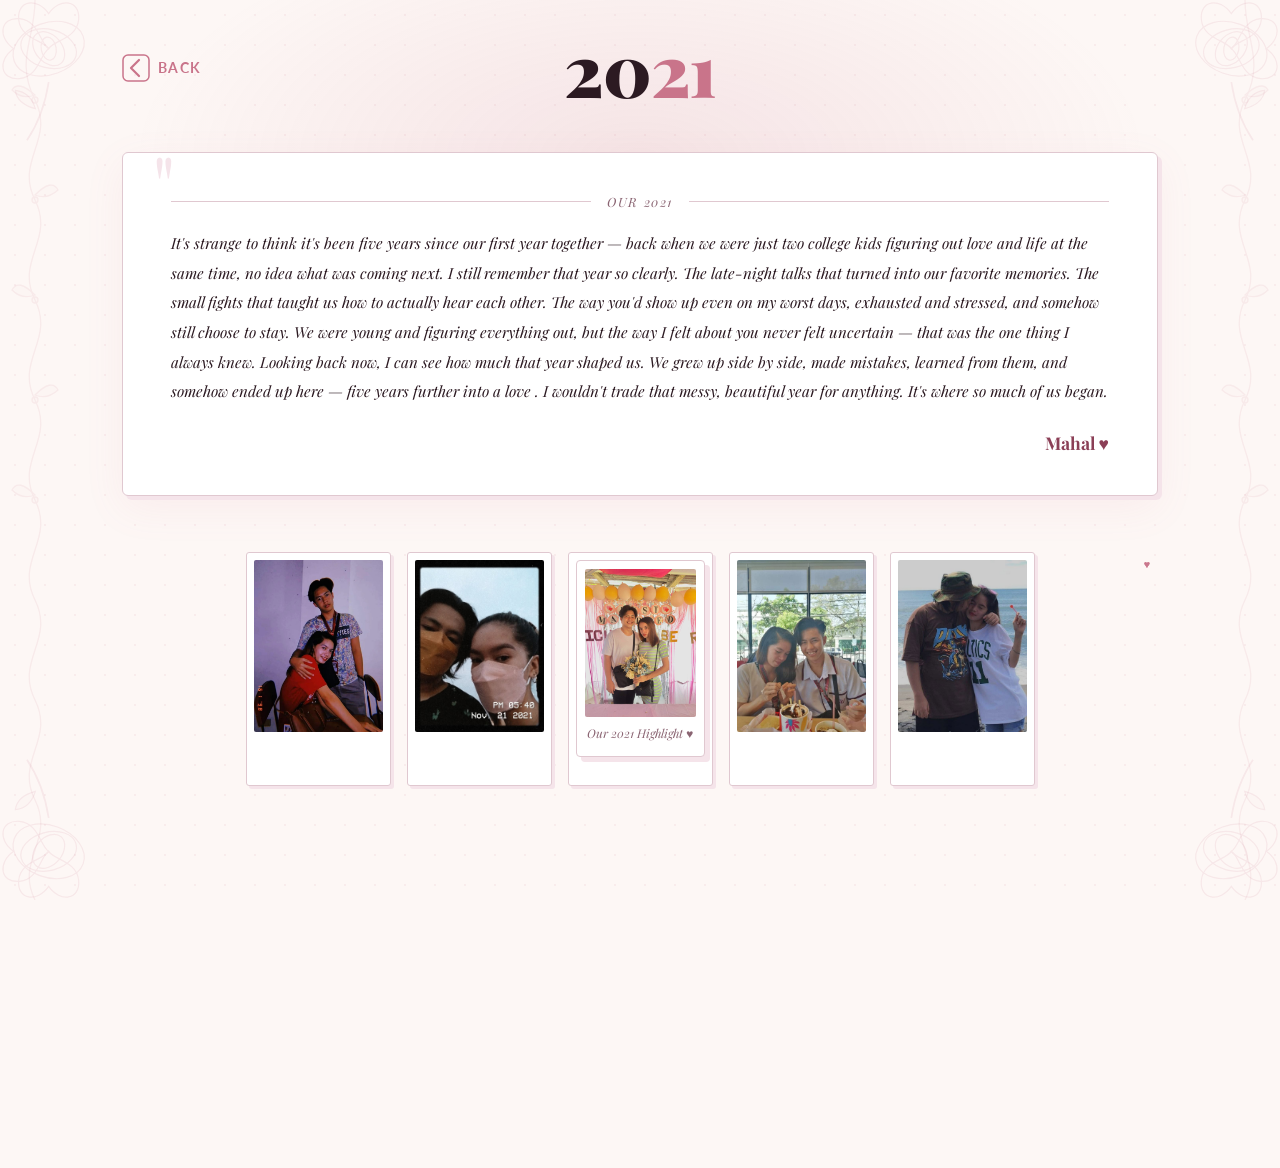
<file: year2021.html>
<!doctype html>
<html lang="en">
  <head>
    <meta charset="UTF-8" />
    <meta name="viewport" content="width=device-width, initial-scale=1.0" />
    <title>202X — TITLE</title>
    <link
      href="https://fonts.googleapis.com/css2?family=Playfair+Display:ital,wght@0,400;0,700;0,900;1,400&family=Lato:wght@300;400;700&display=swap"
      rel="stylesheet"
    />
    <link rel="stylesheet" href="year-style.css" />
  </head>
  <body>
    <!-- corner roses -->
    <svg
      class="corner-rose tl"
      viewBox="0 0 240 240"
      xmlns="http://www.w3.org/2000/svg"
      aria-hidden="true"
    >
      <g fill="none" stroke="#c9748a" stroke-width="1.4">
        <ellipse
          cx="68"
          cy="68"
          rx="44"
          ry="31"
          transform="rotate(-20 68 68)"
        />
        <ellipse cx="68" cy="68" rx="34" ry="23" transform="rotate(15 68 68)" />
        <ellipse cx="68" cy="68" rx="23" ry="16" transform="rotate(50 68 68)" />
        <ellipse cx="68" cy="68" rx="14" ry="9" transform="rotate(80 68 68)" />
        <path
          d="M68 26 C54 6 30 10 32 33 C34 56 62 58 68 68 C74 58 102 56 104 33 C106 10 82 6 68 26Z"
        />
        <path
          d="M26 68 C6 54 10 30 33 32 C56 34 58 62 68 68 C58 74 56 102 33 104 C10 106 6 82 26 68Z"
        />
        <path d="M68 108 Q62 148 42 178" stroke-width="2" />
        <path
          d="M52 140 Q30 134 28 118 Q46 120 52 140Z"
          fill="rgba(201,116,138,.12)"
        />
      </g>
    </svg>
    <svg
      class="corner-rose tr"
      viewBox="0 0 240 240"
      xmlns="http://www.w3.org/2000/svg"
      aria-hidden="true"
    >
      <g
        fill="none"
        stroke="#c9748a"
        stroke-width="1.4"
        transform="scale(-1,1) translate(-240,0)"
      >
        <ellipse
          cx="68"
          cy="68"
          rx="44"
          ry="31"
          transform="rotate(-20 68 68)"
        />
        <ellipse cx="68" cy="68" rx="34" ry="23" transform="rotate(15 68 68)" />
        <ellipse cx="68" cy="68" rx="23" ry="16" transform="rotate(50 68 68)" />
        <ellipse cx="68" cy="68" rx="14" ry="9" transform="rotate(80 68 68)" />
        <path
          d="M68 26 C54 6 30 10 32 33 C34 56 62 58 68 68 C74 58 102 56 104 33 C106 10 82 6 68 26Z"
        />
        <path
          d="M26 68 C6 54 10 30 33 32 C56 34 58 62 68 68 C58 74 56 102 33 104 C10 106 6 82 26 68Z"
        />
        <path d="M68 108 Q62 148 42 178" stroke-width="2" />
        <path
          d="M52 140 Q30 134 28 118 Q46 120 52 140Z"
          fill="rgba(201,116,138,.12)"
        />
      </g>
    </svg>
    <svg
      class="corner-rose bl"
      viewBox="0 0 240 240"
      xmlns="http://www.w3.org/2000/svg"
      aria-hidden="true"
    >
      <g
        fill="none"
        stroke="#c9748a"
        stroke-width="1.4"
        transform="scale(1,-1) translate(0,-240)"
      >
        <ellipse
          cx="68"
          cy="68"
          rx="44"
          ry="31"
          transform="rotate(-20 68 68)"
        />
        <ellipse cx="68" cy="68" rx="34" ry="23" transform="rotate(15 68 68)" />
        <ellipse cx="68" cy="68" rx="23" ry="16" transform="rotate(50 68 68)" />
        <path
          d="M68 26 C54 6 30 10 32 33 C34 56 62 58 68 68 C74 58 102 56 104 33 C106 10 82 6 68 26Z"
        />
        <path
          d="M26 68 C6 54 10 30 33 32 C56 34 58 62 68 68 C58 74 56 102 33 104 C10 106 6 82 26 68Z"
        />
        <path d="M68 108 Q62 148 42 178" stroke-width="2" />
        <path
          d="M52 140 Q30 134 28 118 Q46 120 52 140Z"
          fill="rgba(201,116,138,.12)"
        />
      </g>
    </svg>
    <svg
      class="corner-rose br"
      viewBox="0 0 240 240"
      xmlns="http://www.w3.org/2000/svg"
      aria-hidden="true"
    >
      <g
        fill="none"
        stroke="#c9748a"
        stroke-width="1.4"
        transform="scale(-1,-1) translate(-240,-240)"
      >
        <ellipse
          cx="68"
          cy="68"
          rx="44"
          ry="31"
          transform="rotate(-20 68 68)"
        />
        <ellipse cx="68" cy="68" rx="34" ry="23" transform="rotate(15 68 68)" />
        <ellipse cx="68" cy="68" rx="23" ry="16" transform="rotate(50 68 68)" />
        <path
          d="M68 26 C54 6 30 10 32 33 C34 56 62 58 68 68 C74 58 102 56 104 33 C106 10 82 6 68 26Z"
        />
        <path
          d="M26 68 C6 54 10 30 33 32 C56 34 58 62 68 68 C58 74 56 102 33 104 C10 106 6 82 26 68Z"
        />
        <path d="M68 108 Q62 148 42 178" stroke-width="2" />
        <path
          d="M52 140 Q30 134 28 118 Q46 120 52 140Z"
          fill="rgba(201,116,138,.12)"
        />
      </g>
    </svg>

    <!-- side vines -->
    <svg
      class="side-vine left"
      viewBox="0 0 70 900"
      xmlns="http://www.w3.org/2000/svg"
      preserveAspectRatio="none"
      aria-hidden="true"
    >
      <g fill="none" stroke="#c9748a" stroke-width="1.3">
        <path
          d="M35 0 C35 40 15 60 35 100 C55 140 15 160 35 200 C55 240 15 260 35 300 C55 340 15 360 35 400 C55 440 15 460 35 500 C55 540 15 560 35 600 C55 640 15 660 35 700 C55 740 15 760 35 800 C55 840 15 860 35 900"
        />
        <path
          d="M35 95  Q18 80 12 90 Q22 100 35 95Z"
          fill="rgba(201,116,138,.15)"
        />
        <path
          d="M35 195 Q52 178 58 190 Q47 200 35 195Z"
          fill="rgba(201,116,138,.15)"
        />
        <path
          d="M35 295 Q18 278 12 290 Q22 300 35 295Z"
          fill="rgba(201,116,138,.15)"
        />
        <path
          d="M35 395 Q52 378 58 390 Q47 400 35 395Z"
          fill="rgba(201,116,138,.15)"
        />
        <path
          d="M35 495 Q18 478 12 490 Q22 500 35 495Z"
          fill="rgba(201,116,138,.15)"
        />
        <circle cx="35" cy="100" r="3" fill="rgba(201,116,138,.2)" />
        <circle cx="35" cy="200" r="3" fill="rgba(201,116,138,.2)" />
        <circle cx="35" cy="300" r="3" fill="rgba(201,116,138,.2)" />
        <circle cx="35" cy="400" r="3" fill="rgba(201,116,138,.2)" />
        <circle cx="35" cy="500" r="3" fill="rgba(201,116,138,.2)" />
      </g>
    </svg>
    <svg
      class="side-vine right"
      viewBox="0 0 70 900"
      xmlns="http://www.w3.org/2000/svg"
      preserveAspectRatio="none"
      aria-hidden="true"
    >
      <g fill="none" stroke="#c9748a" stroke-width="1.3">
        <path
          d="M35 0 C35 40 15 60 35 100 C55 140 15 160 35 200 C55 240 15 260 35 300 C55 340 15 360 35 400 C55 440 15 460 35 500 C55 540 15 560 35 600 C55 640 15 660 35 700 C55 740 15 760 35 800 C55 840 15 860 35 900"
        />
        <path
          d="M35 95  Q18 80 12 90 Q22 100 35 95Z"
          fill="rgba(201,116,138,.15)"
        />
        <path
          d="M35 195 Q52 178 58 190 Q47 200 35 195Z"
          fill="rgba(201,116,138,.15)"
        />
        <path
          d="M35 295 Q18 278 12 290 Q22 300 35 295Z"
          fill="rgba(201,116,138,.15)"
        />
        <path
          d="M35 395 Q52 378 58 390 Q47 400 35 395Z"
          fill="rgba(201,116,138,.15)"
        />
        <path
          d="M35 495 Q18 478 12 490 Q22 500 35 495Z"
          fill="rgba(201,116,138,.15)"
        />
        <circle cx="35" cy="100" r="3" fill="rgba(201,116,138,.2)" />
        <circle cx="35" cy="200" r="3" fill="rgba(201,116,138,.2)" />
        <circle cx="35" cy="300" r="3" fill="rgba(201,116,138,.2)" />
        <circle cx="35" cy="400" r="3" fill="rgba(201,116,138,.2)" />
        <circle cx="35" cy="500" r="3" fill="rgba(201,116,138,.2)" />
      </g>
    </svg>

    <!-- floaters -->
    <div id="floaters" aria-hidden="true"></div>

    <!-- ══════════ PAGE CONTENT ══════════ -->
    <div class="page">
      <!-- TOP NAV -->
      <nav class="top-nav">
        <a href="main.html" class="back-btn" aria-label="Back to timeline">
          <svg
            viewBox="0 0 28 28"
            fill="none"
            xmlns="http://www.w3.org/2000/svg"
          >
            <path
              d="M17 6 L9 14 L17 22"
              stroke="currentColor"
              stroke-width="2.2"
              stroke-linecap="round"
              stroke-linejoin="round"
            />
            <rect
              x="1"
              y="1"
              width="26"
              height="26"
              rx="5"
              stroke="currentColor"
              stroke-width="1.5"
            />
          </svg>
          Back
        </a>
        <h1 class="year-title">20<span>21</span></h1>
      </nav>

      <!-- LETTER BOX -->
      <div class="letter-wrap">
        <div class="letter-deco">
          <hr />
          <span>Our 2021</span>
          <hr />
        </div>
        <p class="letter-text">
          It's strange to think it's been five years since our first year together — 
          back when we were just two college kids figuring out love and life at the same time, no idea what was coming next.
          I still remember that year so clearly. 

          The late-night talks that turned into our favorite memories. 
          The small fights that taught us how to actually hear each other.
           The way you'd show up even on my worst days, exhausted and stressed, 
           and somehow still choose to stay. We were young and figuring everything out, 
           but the way I felt about you never felt uncertain — that was the one thing I always knew.

          Looking back now, I can see how much that year shaped us. We grew up side by side, made mistakes,
           learned from them, and somehow ended up here — five years further into a love .
          I wouldn't trade that messy, beautiful year for anything. It's where so much of us began.
        </p>
        <span class="letter-sign">Mahal ♥</span>
      </div>

      <!-- SCATTER SECTION — 4 polaroids + center video -->
      <div class="scatter-section" id="scatter-desktop">
        <!-- LEFT polaroids -->
        <div class="pol p1">
          <span class="pol-heart">♥</span>

          <img
            alt="Photo"
            src="ME And MAHAL/IMG_6163.JPG"
            onerror="
              this.style.display = 'none';
              this.nextElementSibling.style.display = 'flex';
            "
          />

          <div
            class="img-placeholder"
            style="
              display: none;
              width: 100%;
              aspect-ratio: 1/1;
              align-items: center;
              justify-content: center;
              background: var(--rose-lt);
              color: var(--rose);
              font-size: 2rem;
            "
          >
            ♥
          </div>

          <span class="pol-cap"></span>
        </div>
        <div class="pol p2">
          <span class="pol-heart">♥</span>

          <img
            alt="Photo"
            src="ME And MAHAL/472077811_3851020155173100_2516841898658503664_n.jpg"
            onerror="
              this.style.display = 'none';
              this.nextElementSibling.style.display = 'flex';
            "
          />

          <div
            class="img-placeholder"
            style="
              display: none;
              width: 100%;
              aspect-ratio: 1/1;
              align-items: center;
              justify-content: center;
              background: var(--rose-lt);
              color: var(--rose);
              font-size: 2rem;
            "
          >
            ♥
          </div>

          <span class="pol-cap"></span>
        </div>

        <!-- CENTER Video -->
        <div class="pol pcenter">
          <div class="vid-frame">
            <img
            alt="Photo"
            src="ME And MAHAL/IMG_6183.JPG"
            onerror="
              this.style.display = 'none';
              this.nextElementSibling.style.display = 'flex';
            "
          />
            <div class="vid-label">Our 2021 Highlight ♥</div>
          </div>
        </div>

        <!-- RIGHT polaroids -->
        <div class="pol p3">
          <span class="pol-heart">♥</span>

          <img
            alt="Photo"
            src="ME And MAHAL/473285528_3858574421084340_1686804985392145932_n.jpg"
            onerror="
              this.style.display = 'none';
              this.nextElementSibling.style.display = 'flex';
            "
          />

          <div
            class="img-placeholder"
            style="
              display: none;
              width: 100%;
              aspect-ratio: 1/1;
              align-items: center;
              justify-content: center;
              background: var(--rose-lt);
              color: var(--rose);
              font-size: 2rem;
            "
          >
            ♥
          </div>

          <span class="pol-cap"></span>
        </div>
        <div class="pol p4">
          <span class="pol-heart">♥</span>

          <img
            alt="Photo"
            src="ME And MAHAL/c.jpg"
            onerror="
              this.style.display = 'none';
              this.nextElementSibling.style.display = 'flex';
            "
          />

          <div
            class="img-placeholder"
            style="
              display: none;
              width: 100%;
              aspect-ratio: 1/1;
              align-items: center;
              justify-content: center;
              background: var(--rose-lt);
              color: var(--rose);
              font-size: 2rem;
            "
          >
            ♥
          </div>

          <span class="pol-cap"></span>
        </div>
      </div>
      <!-- /scatter-section -->
    </div>
    <!-- /page -->

    <script>
      (function () {
        // ── Floating petals ──
        var symbols = ["♥", "❥", "✿", "❀", "✽"];
        var cols = ["#c9748a", "#e8a0b4", "#d4879a", "#f0c4cf", "#b5607a"];
        var c = document.getElementById("floaters");
        for (var i = 0; i < 14; i++) {
          var el = document.createElement("span");
          el.className = "petal";
          el.textContent = symbols[i % symbols.length];
          var size = (Math.random() * 0.7 + 0.55).toFixed(2);
          var left = (Math.random() * 98).toFixed(1);
          var dur = (Math.random() * 14 + 10).toFixed(1);
          var delay = (Math.random() * -22).toFixed(1);
          el.style.cssText =
            "left:" +
            left +
            "vw;font-size:" +
            size +
            "rem;animation-duration:" +
            dur +
            "s;animation-delay:" +
            delay +
            "s;color:" +
            cols[i % cols.length];
          c.appendChild(el);
        }
        // ── Sparkles ──
        var sp = ["✦", "✧", "⋆", "✩"];
        for (var s = 0; s < 16; s++) {
          var el = document.createElement("span");
          el.className = "sparkle";
          el.textContent = sp[s % sp.length];
          var top = (Math.random() * 90 + 2).toFixed(1);
          var left = (Math.random() * 94 + 2).toFixed(1);
          var dur = (Math.random() * 3 + 2).toFixed(1);
          var delay = (Math.random() * 4).toFixed(1);
          el.style.cssText =
            "top:" +
            top +
            "vh;left:" +
            left +
            "vw;animation-duration:" +
            dur +
            "s;animation-delay:" +
            delay +
            "s;";
          c.appendChild(el);
        }
        // ── Mobile fallback: stack scatter section ──
        function checkMobile() {
          var scatter = document.getElementById("scatter-desktop");
          if (window.innerWidth <= 860) {
            scatter.style.cssText =
              "display:flex;flex-wrap:wrap;justify-content:center;gap:1rem;min-height:auto";
            scatter.querySelectorAll(".pol,.vid-slot").forEach(function (el) {
              el.style.cssText =
                "position:static;transform:none;width:145px;z-index:1";
            });
            scatter.querySelector(".vid-slot").style.width = "180px";
          }
        }
        checkMobile();
        window.addEventListener("resize", checkMobile);

        // ── Video placeholder if file missing ──
        var vid = document.querySelector("video");
        if (vid) {
          vid.addEventListener("error", function () {
            var ph = document.createElement("div");
            ph.className = "vid-placeholder";
            ph.style.cssText =
              "width:100%;aspect-ratio:9/16;background:var(--rose-lt);display:flex;align-items:center;justify-content:center;border-radius:2px;";
            ph.innerHTML =
              '<svg viewBox="0 0 48 48" fill="none" xmlns="http://www.w3.org/2000/svg" style="width:44px;opacity:.4"><circle cx="24" cy="24" r="20" stroke="#c9748a" stroke-width="2"/><path d="M20 16l14 8-14 8V16z" fill="#c9748a"/></svg>';
            vid.parentNode.replaceChild(ph, vid);
          });
        }
      })();
    </script>
  </body>
</html>
</file>
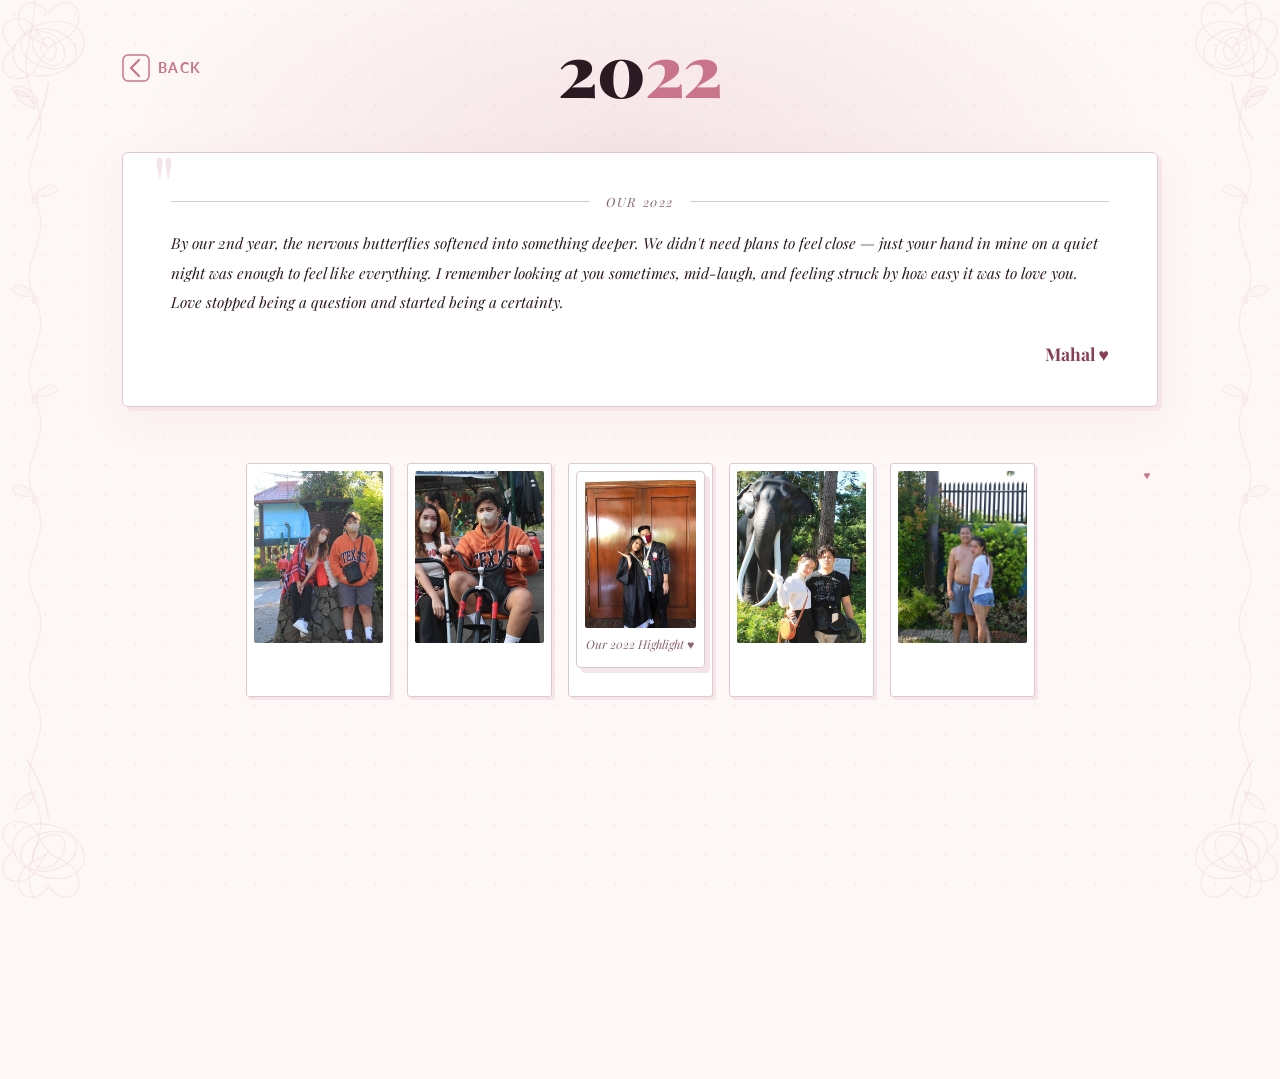
<file: year2022.html>
<!doctype html>
<html lang="en">
  <head>
    <meta charset="UTF-8" />
    <meta name="viewport" content="width=device-width, initial-scale=1.0" />
    <title>202X — TITLE</title>
    <link
      href="https://fonts.googleapis.com/css2?family=Playfair+Display:ital,wght@0,400;0,700;0,900;1,400&family=Lato:wght@300;400;700&display=swap"
      rel="stylesheet"
    />
    <link rel="stylesheet" href="year-style.css" />
  </head>
  <body>
    <!-- corner roses -->
    <svg
      class="corner-rose tl"
      viewBox="0 0 240 240"
      xmlns="http://www.w3.org/2000/svg"
      aria-hidden="true"
    >
      <g fill="none" stroke="#c9748a" stroke-width="1.4">
        <ellipse
          cx="68"
          cy="68"
          rx="44"
          ry="31"
          transform="rotate(-20 68 68)"
        />
        <ellipse cx="68" cy="68" rx="34" ry="23" transform="rotate(15 68 68)" />
        <ellipse cx="68" cy="68" rx="23" ry="16" transform="rotate(50 68 68)" />
        <ellipse cx="68" cy="68" rx="14" ry="9" transform="rotate(80 68 68)" />
        <path
          d="M68 26 C54 6 30 10 32 33 C34 56 62 58 68 68 C74 58 102 56 104 33 C106 10 82 6 68 26Z"
        />
        <path
          d="M26 68 C6 54 10 30 33 32 C56 34 58 62 68 68 C58 74 56 102 33 104 C10 106 6 82 26 68Z"
        />
        <path d="M68 108 Q62 148 42 178" stroke-width="2" />
        <path
          d="M52 140 Q30 134 28 118 Q46 120 52 140Z"
          fill="rgba(201,116,138,.12)"
        />
      </g>
    </svg>
    <svg
      class="corner-rose tr"
      viewBox="0 0 240 240"
      xmlns="http://www.w3.org/2000/svg"
      aria-hidden="true"
    >
      <g
        fill="none"
        stroke="#c9748a"
        stroke-width="1.4"
        transform="scale(-1,1) translate(-240,0)"
      >
        <ellipse
          cx="68"
          cy="68"
          rx="44"
          ry="31"
          transform="rotate(-20 68 68)"
        />
        <ellipse cx="68" cy="68" rx="34" ry="23" transform="rotate(15 68 68)" />
        <ellipse cx="68" cy="68" rx="23" ry="16" transform="rotate(50 68 68)" />
        <ellipse cx="68" cy="68" rx="14" ry="9" transform="rotate(80 68 68)" />
        <path
          d="M68 26 C54 6 30 10 32 33 C34 56 62 58 68 68 C74 58 102 56 104 33 C106 10 82 6 68 26Z"
        />
        <path
          d="M26 68 C6 54 10 30 33 32 C56 34 58 62 68 68 C58 74 56 102 33 104 C10 106 6 82 26 68Z"
        />
        <path d="M68 108 Q62 148 42 178" stroke-width="2" />
        <path
          d="M52 140 Q30 134 28 118 Q46 120 52 140Z"
          fill="rgba(201,116,138,.12)"
        />
      </g>
    </svg>
    <svg
      class="corner-rose bl"
      viewBox="0 0 240 240"
      xmlns="http://www.w3.org/2000/svg"
      aria-hidden="true"
    >
      <g
        fill="none"
        stroke="#c9748a"
        stroke-width="1.4"
        transform="scale(1,-1) translate(0,-240)"
      >
        <ellipse
          cx="68"
          cy="68"
          rx="44"
          ry="31"
          transform="rotate(-20 68 68)"
        />
        <ellipse cx="68" cy="68" rx="34" ry="23" transform="rotate(15 68 68)" />
        <ellipse cx="68" cy="68" rx="23" ry="16" transform="rotate(50 68 68)" />
        <path
          d="M68 26 C54 6 30 10 32 33 C34 56 62 58 68 68 C74 58 102 56 104 33 C106 10 82 6 68 26Z"
        />
        <path
          d="M26 68 C6 54 10 30 33 32 C56 34 58 62 68 68 C58 74 56 102 33 104 C10 106 6 82 26 68Z"
        />
        <path d="M68 108 Q62 148 42 178" stroke-width="2" />
        <path
          d="M52 140 Q30 134 28 118 Q46 120 52 140Z"
          fill="rgba(201,116,138,.12)"
        />
      </g>
    </svg>
    <svg
      class="corner-rose br"
      viewBox="0 0 240 240"
      xmlns="http://www.w3.org/2000/svg"
      aria-hidden="true"
    >
      <g
        fill="none"
        stroke="#c9748a"
        stroke-width="1.4"
        transform="scale(-1,-1) translate(-240,-240)"
      >
        <ellipse
          cx="68"
          cy="68"
          rx="44"
          ry="31"
          transform="rotate(-20 68 68)"
        />
        <ellipse cx="68" cy="68" rx="34" ry="23" transform="rotate(15 68 68)" />
        <ellipse cx="68" cy="68" rx="23" ry="16" transform="rotate(50 68 68)" />
        <path
          d="M68 26 C54 6 30 10 32 33 C34 56 62 58 68 68 C74 58 102 56 104 33 C106 10 82 6 68 26Z"
        />
        <path
          d="M26 68 C6 54 10 30 33 32 C56 34 58 62 68 68 C58 74 56 102 33 104 C10 106 6 82 26 68Z"
        />
        <path d="M68 108 Q62 148 42 178" stroke-width="2" />
        <path
          d="M52 140 Q30 134 28 118 Q46 120 52 140Z"
          fill="rgba(201,116,138,.12)"
        />
      </g>
    </svg>

    <!-- side vines -->
    <svg
      class="side-vine left"
      viewBox="0 0 70 900"
      xmlns="http://www.w3.org/2000/svg"
      preserveAspectRatio="none"
      aria-hidden="true"
    >
      <g fill="none" stroke="#c9748a" stroke-width="1.3">
        <path
          d="M35 0 C35 40 15 60 35 100 C55 140 15 160 35 200 C55 240 15 260 35 300 C55 340 15 360 35 400 C55 440 15 460 35 500 C55 540 15 560 35 600 C55 640 15 660 35 700 C55 740 15 760 35 800 C55 840 15 860 35 900"
        />
        <path
          d="M35 95  Q18 80 12 90 Q22 100 35 95Z"
          fill="rgba(201,116,138,.15)"
        />
        <path
          d="M35 195 Q52 178 58 190 Q47 200 35 195Z"
          fill="rgba(201,116,138,.15)"
        />
        <path
          d="M35 295 Q18 278 12 290 Q22 300 35 295Z"
          fill="rgba(201,116,138,.15)"
        />
        <path
          d="M35 395 Q52 378 58 390 Q47 400 35 395Z"
          fill="rgba(201,116,138,.15)"
        />
        <path
          d="M35 495 Q18 478 12 490 Q22 500 35 495Z"
          fill="rgba(201,116,138,.15)"
        />
        <circle cx="35" cy="100" r="3" fill="rgba(201,116,138,.2)" />
        <circle cx="35" cy="200" r="3" fill="rgba(201,116,138,.2)" />
        <circle cx="35" cy="300" r="3" fill="rgba(201,116,138,.2)" />
        <circle cx="35" cy="400" r="3" fill="rgba(201,116,138,.2)" />
        <circle cx="35" cy="500" r="3" fill="rgba(201,116,138,.2)" />
      </g>
    </svg>
    <svg
      class="side-vine right"
      viewBox="0 0 70 900"
      xmlns="http://www.w3.org/2000/svg"
      preserveAspectRatio="none"
      aria-hidden="true"
    >
      <g fill="none" stroke="#c9748a" stroke-width="1.3">
        <path
          d="M35 0 C35 40 15 60 35 100 C55 140 15 160 35 200 C55 240 15 260 35 300 C55 340 15 360 35 400 C55 440 15 460 35 500 C55 540 15 560 35 600 C55 640 15 660 35 700 C55 740 15 760 35 800 C55 840 15 860 35 900"
        />
        <path
          d="M35 95  Q18 80 12 90 Q22 100 35 95Z"
          fill="rgba(201,116,138,.15)"
        />
        <path
          d="M35 195 Q52 178 58 190 Q47 200 35 195Z"
          fill="rgba(201,116,138,.15)"
        />
        <path
          d="M35 295 Q18 278 12 290 Q22 300 35 295Z"
          fill="rgba(201,116,138,.15)"
        />
        <path
          d="M35 395 Q52 378 58 390 Q47 400 35 395Z"
          fill="rgba(201,116,138,.15)"
        />
        <path
          d="M35 495 Q18 478 12 490 Q22 500 35 495Z"
          fill="rgba(201,116,138,.15)"
        />
        <circle cx="35" cy="100" r="3" fill="rgba(201,116,138,.2)" />
        <circle cx="35" cy="200" r="3" fill="rgba(201,116,138,.2)" />
        <circle cx="35" cy="300" r="3" fill="rgba(201,116,138,.2)" />
        <circle cx="35" cy="400" r="3" fill="rgba(201,116,138,.2)" />
        <circle cx="35" cy="500" r="3" fill="rgba(201,116,138,.2)" />
      </g>
    </svg>

    <!-- floaters -->
    <div id="floaters" aria-hidden="true"></div>

    <!-- ══════════ PAGE CONTENT ══════════ -->
    <div class="page">
      <!-- TOP NAV -->
      <nav class="top-nav">
        <a href="main.html" class="back-btn" aria-label="Back to timeline">
          <svg
            viewBox="0 0 28 28"
            fill="none"
            xmlns="http://www.w3.org/2000/svg"
          >
            <path
              d="M17 6 L9 14 L17 22"
              stroke="currentColor"
              stroke-width="2.2"
              stroke-linecap="round"
              stroke-linejoin="round"
            />
            <rect
              x="1"
              y="1"
              width="26"
              height="26"
              rx="5"
              stroke="currentColor"
              stroke-width="1.5"
            />
          </svg>
          Back
        </a>
        <h1 class="year-title">20<span>22</span></h1>
      </nav>

      <!-- LETTER BOX -->
      <div class="letter-wrap">
        <div class="letter-deco">
          <hr />
          <span>Our 2022</span>
          <hr />
        </div>
        <p class="letter-text">
          By our 2nd year,
           the nervous butterflies softened into something deeper.
            We didn't need plans to feel close — just your hand in mine on a quiet night was enough to feel like everything.
             I remember looking at you sometimes, mid-laugh, 
             and feeling struck by how easy it was to love you.
              Love stopped being a question and started being a certainty.
        </p>
        <span class="letter-sign">Mahal ♥</span>
      </div>

      <!-- SCATTER SECTION — 4 polaroids + center video -->
      <div class="scatter-section" id="scatter-desktop">
        <!-- LEFT polaroids -->
        <div class="pol p1">
          <span class="pol-heart">♥</span>

          <img
            alt="Photo"
            src="ME And MAHAL/488681085_9595379407217605_8342537901496792146_n.jpg"
            onerror="
              this.style.display = 'none';
              this.nextElementSibling.style.display = 'flex';
            "
          />

          <div
            class="img-placeholder"
            style="
              display: none;
              width: 100%;
              aspect-ratio: 1/1;
              align-items: center;
              justify-content: center;
              background: var(--rose-lt);
              color: var(--rose);
              font-size: 2rem;
            "
          >
            ♥
          </div>

          <span class="pol-cap"></span>
        </div>
        <div class="pol p2">
          <span class="pol-heart">♥</span>

          <img
            alt="Photo"
            src="ME And MAHAL/IMG_6178.JPG"
            onerror="
              this.style.display = 'none';
              this.nextElementSibling.style.display = 'flex';
            "
          />

          <div
            class="img-placeholder"
            style="
              display: none;
              width: 100%;
              aspect-ratio: 1/1;
              align-items: center;
              justify-content: center;
              background: var(--rose-lt);
              color: var(--rose);
              font-size: 2rem;
            "
          >
            ♥
          </div>

          <span class="pol-cap"></span>
        </div>

        <!-- CENTER Video -->
        <div class="pol pcenter">
          <div class="vid-frame">
            <img
            alt="Photo"
            src="ME And MAHAL/481453398_3891651221109993_846224388677592103_n.jpg"
            onerror="
              this.style.display = 'none';
              this.nextElementSibling.style.display = 'flex';
            "
          />
            <div class="vid-label">Our 2022 Highlight ♥</div>
          </div>
        </div>

        <!-- RIGHT polaroids -->
        <div class="pol p3">
          <span class="pol-heart">♥</span>

          <img
            alt="Photo"
            src="ME And MAHAL/488523225_9595379277217618_3896239820168116777_n.jpg"
            onerror="
              this.style.display = 'none';
              this.nextElementSibling.style.display = 'flex';
            "
          />

          <div
            class="img-placeholder"
            style="
              display: none;
              width: 100%;
              aspect-ratio: 1/1;
              align-items: center;
              justify-content: center;
              background: var(--rose-lt);
              color: var(--rose);
              font-size: 2rem;
            "
          >
            ♥
          </div>

          <span class="pol-cap"></span>
        </div>
        <div class="pol p4">
          <span class="pol-heart">♥</span>

          <img
            alt="Photo"
            src="ME And MAHAL/IMG_6180.JPG"
            onerror="
              this.style.display = 'none';
              this.nextElementSibling.style.display = 'flex';
            "
          />

          <div
            class="img-placeholder"
            style="
              display: none;
              width: 100%;
              aspect-ratio: 1/1;
              align-items: center;
              justify-content: center;
              background: var(--rose-lt);
              color: var(--rose);
              font-size: 2rem;
            "
          >
            ♥
          </div>

          <span class="pol-cap"></span>
        </div>
      </div>
      <!-- /scatter-section -->
    </div>
    <!-- /page -->

    <script>
      (function () {
        // ── Floating petals ──
        var symbols = ["♥", "❥", "✿", "❀", "✽"];
        var cols = ["#c9748a", "#e8a0b4", "#d4879a", "#f0c4cf", "#b5607a"];
        var c = document.getElementById("floaters");
        for (var i = 0; i < 14; i++) {
          var el = document.createElement("span");
          el.className = "petal";
          el.textContent = symbols[i % symbols.length];
          var size = (Math.random() * 0.7 + 0.55).toFixed(2);
          var left = (Math.random() * 98).toFixed(1);
          var dur = (Math.random() * 14 + 10).toFixed(1);
          var delay = (Math.random() * -22).toFixed(1);
          el.style.cssText =
            "left:" +
            left +
            "vw;font-size:" +
            size +
            "rem;animation-duration:" +
            dur +
            "s;animation-delay:" +
            delay +
            "s;color:" +
            cols[i % cols.length];
          c.appendChild(el);
        }
        // ── Sparkles ──
        var sp = ["✦", "✧", "⋆", "✩"];
        for (var s = 0; s < 16; s++) {
          var el = document.createElement("span");
          el.className = "sparkle";
          el.textContent = sp[s % sp.length];
          var top = (Math.random() * 90 + 2).toFixed(1);
          var left = (Math.random() * 94 + 2).toFixed(1);
          var dur = (Math.random() * 3 + 2).toFixed(1);
          var delay = (Math.random() * 4).toFixed(1);
          el.style.cssText =
            "top:" +
            top +
            "vh;left:" +
            left +
            "vw;animation-duration:" +
            dur +
            "s;animation-delay:" +
            delay +
            "s;";
          c.appendChild(el);
        }
        // ── Mobile fallback: stack scatter section ──
        function checkMobile() {
          var scatter = document.getElementById("scatter-desktop");
          if (window.innerWidth <= 860) {
            scatter.style.cssText =
              "display:flex;flex-wrap:wrap;justify-content:center;gap:1rem;min-height:auto";
            scatter.querySelectorAll(".pol,.vid-slot").forEach(function (el) {
              el.style.cssText =
                "position:static;transform:none;width:145px;z-index:1";
            });
            scatter.querySelector(".vid-slot").style.width = "180px";
          }
        }
        checkMobile();
        window.addEventListener("resize", checkMobile);

        // ── Video placeholder if file missing ──
        var vid = document.querySelector("video");
        if (vid) {
          vid.addEventListener("error", function () {
            var ph = document.createElement("div");
            ph.className = "vid-placeholder";
            ph.style.cssText =
              "width:100%;aspect-ratio:9/16;background:var(--rose-lt);display:flex;align-items:center;justify-content:center;border-radius:2px;";
            ph.innerHTML =
              '<svg viewBox="0 0 48 48" fill="none" xmlns="http://www.w3.org/2000/svg" style="width:44px;opacity:.4"><circle cx="24" cy="24" r="20" stroke="#c9748a" stroke-width="2"/><path d="M20 16l14 8-14 8V16z" fill="#c9748a"/></svg>';
            vid.parentNode.replaceChild(ph, vid);
          });
        }
      })();
    </script>
  </body>
</html>
</file>
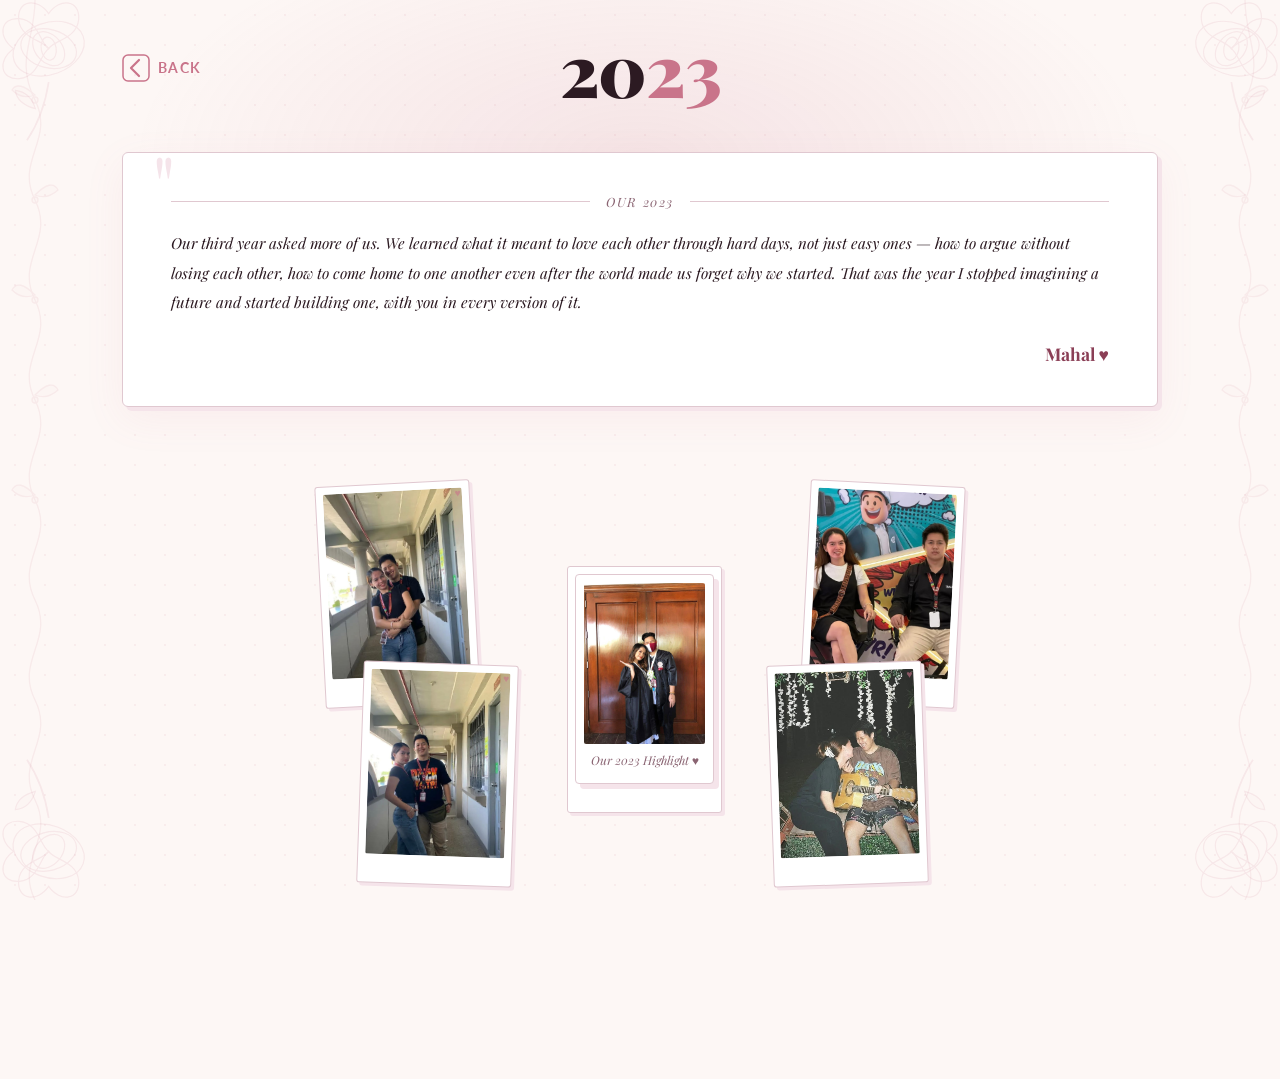
<file: year2023.html>
<!doctype html>
<html lang="en">
  <head>
    <meta charset="UTF-8" />
    <meta name="viewport" content="width=device-width, initial-scale=1.0" />
    <title>202X — TITLE</title>
    <link
      href="https://fonts.googleapis.com/css2?family=Playfair+Display:ital,wght@0,400;0,700;0,900;1,400&family=Lato:wght@300;400;700&display=swap"
      rel="stylesheet"
    />
    <link rel="stylesheet" href="year-style.css" />
  </head>
  <body>
    <!-- corner roses -->
    <svg
      class="corner-rose tl"
      viewBox="0 0 240 240"
      xmlns="http://www.w3.org/2000/svg"
      aria-hidden="true"
    >
      <g fill="none" stroke="#c9748a" stroke-width="1.4">
        <ellipse
          cx="68"
          cy="68"
          rx="44"
          ry="31"
          transform="rotate(-20 68 68)"
        />
        <ellipse cx="68" cy="68" rx="34" ry="23" transform="rotate(15 68 68)" />
        <ellipse cx="68" cy="68" rx="23" ry="16" transform="rotate(50 68 68)" />
        <ellipse cx="68" cy="68" rx="14" ry="9" transform="rotate(80 68 68)" />
        <path
          d="M68 26 C54 6 30 10 32 33 C34 56 62 58 68 68 C74 58 102 56 104 33 C106 10 82 6 68 26Z"
        />
        <path
          d="M26 68 C6 54 10 30 33 32 C56 34 58 62 68 68 C58 74 56 102 33 104 C10 106 6 82 26 68Z"
        />
        <path d="M68 108 Q62 148 42 178" stroke-width="2" />
        <path
          d="M52 140 Q30 134 28 118 Q46 120 52 140Z"
          fill="rgba(201,116,138,.12)"
        />
      </g>
    </svg>
    <svg
      class="corner-rose tr"
      viewBox="0 0 240 240"
      xmlns="http://www.w3.org/2000/svg"
      aria-hidden="true"
    >
      <g
        fill="none"
        stroke="#c9748a"
        stroke-width="1.4"
        transform="scale(-1,1) translate(-240,0)"
      >
        <ellipse
          cx="68"
          cy="68"
          rx="44"
          ry="31"
          transform="rotate(-20 68 68)"
        />
        <ellipse cx="68" cy="68" rx="34" ry="23" transform="rotate(15 68 68)" />
        <ellipse cx="68" cy="68" rx="23" ry="16" transform="rotate(50 68 68)" />
        <ellipse cx="68" cy="68" rx="14" ry="9" transform="rotate(80 68 68)" />
        <path
          d="M68 26 C54 6 30 10 32 33 C34 56 62 58 68 68 C74 58 102 56 104 33 C106 10 82 6 68 26Z"
        />
        <path
          d="M26 68 C6 54 10 30 33 32 C56 34 58 62 68 68 C58 74 56 102 33 104 C10 106 6 82 26 68Z"
        />
        <path d="M68 108 Q62 148 42 178" stroke-width="2" />
        <path
          d="M52 140 Q30 134 28 118 Q46 120 52 140Z"
          fill="rgba(201,116,138,.12)"
        />
      </g>
    </svg>
    <svg
      class="corner-rose bl"
      viewBox="0 0 240 240"
      xmlns="http://www.w3.org/2000/svg"
      aria-hidden="true"
    >
      <g
        fill="none"
        stroke="#c9748a"
        stroke-width="1.4"
        transform="scale(1,-1) translate(0,-240)"
      >
        <ellipse
          cx="68"
          cy="68"
          rx="44"
          ry="31"
          transform="rotate(-20 68 68)"
        />
        <ellipse cx="68" cy="68" rx="34" ry="23" transform="rotate(15 68 68)" />
        <ellipse cx="68" cy="68" rx="23" ry="16" transform="rotate(50 68 68)" />
        <path
          d="M68 26 C54 6 30 10 32 33 C34 56 62 58 68 68 C74 58 102 56 104 33 C106 10 82 6 68 26Z"
        />
        <path
          d="M26 68 C6 54 10 30 33 32 C56 34 58 62 68 68 C58 74 56 102 33 104 C10 106 6 82 26 68Z"
        />
        <path d="M68 108 Q62 148 42 178" stroke-width="2" />
        <path
          d="M52 140 Q30 134 28 118 Q46 120 52 140Z"
          fill="rgba(201,116,138,.12)"
        />
      </g>
    </svg>
    <svg
      class="corner-rose br"
      viewBox="0 0 240 240"
      xmlns="http://www.w3.org/2000/svg"
      aria-hidden="true"
    >
      <g
        fill="none"
        stroke="#c9748a"
        stroke-width="1.4"
        transform="scale(-1,-1) translate(-240,-240)"
      >
        <ellipse
          cx="68"
          cy="68"
          rx="44"
          ry="31"
          transform="rotate(-20 68 68)"
        />
        <ellipse cx="68" cy="68" rx="34" ry="23" transform="rotate(15 68 68)" />
        <ellipse cx="68" cy="68" rx="23" ry="16" transform="rotate(50 68 68)" />
        <path
          d="M68 26 C54 6 30 10 32 33 C34 56 62 58 68 68 C74 58 102 56 104 33 C106 10 82 6 68 26Z"
        />
        <path
          d="M26 68 C6 54 10 30 33 32 C56 34 58 62 68 68 C58 74 56 102 33 104 C10 106 6 82 26 68Z"
        />
        <path d="M68 108 Q62 148 42 178" stroke-width="2" />
        <path
          d="M52 140 Q30 134 28 118 Q46 120 52 140Z"
          fill="rgba(201,116,138,.12)"
        />
      </g>
    </svg>

    <!-- side vines -->
    <svg
      class="side-vine left"
      viewBox="0 0 70 900"
      xmlns="http://www.w3.org/2000/svg"
      preserveAspectRatio="none"
      aria-hidden="true"
    >
      <g fill="none" stroke="#c9748a" stroke-width="1.3">
        <path
          d="M35 0 C35 40 15 60 35 100 C55 140 15 160 35 200 C55 240 15 260 35 300 C55 340 15 360 35 400 C55 440 15 460 35 500 C55 540 15 560 35 600 C55 640 15 660 35 700 C55 740 15 760 35 800 C55 840 15 860 35 900"
        />
        <path
          d="M35 95  Q18 80 12 90 Q22 100 35 95Z"
          fill="rgba(201,116,138,.15)"
        />
        <path
          d="M35 195 Q52 178 58 190 Q47 200 35 195Z"
          fill="rgba(201,116,138,.15)"
        />
        <path
          d="M35 295 Q18 278 12 290 Q22 300 35 295Z"
          fill="rgba(201,116,138,.15)"
        />
        <path
          d="M35 395 Q52 378 58 390 Q47 400 35 395Z"
          fill="rgba(201,116,138,.15)"
        />
        <path
          d="M35 495 Q18 478 12 490 Q22 500 35 495Z"
          fill="rgba(201,116,138,.15)"
        />
        <circle cx="35" cy="100" r="3" fill="rgba(201,116,138,.2)" />
        <circle cx="35" cy="200" r="3" fill="rgba(201,116,138,.2)" />
        <circle cx="35" cy="300" r="3" fill="rgba(201,116,138,.2)" />
        <circle cx="35" cy="400" r="3" fill="rgba(201,116,138,.2)" />
        <circle cx="35" cy="500" r="3" fill="rgba(201,116,138,.2)" />
      </g>
    </svg>
    <svg
      class="side-vine right"
      viewBox="0 0 70 900"
      xmlns="http://www.w3.org/2000/svg"
      preserveAspectRatio="none"
      aria-hidden="true"
    >
      <g fill="none" stroke="#c9748a" stroke-width="1.3">
        <path
          d="M35 0 C35 40 15 60 35 100 C55 140 15 160 35 200 C55 240 15 260 35 300 C55 340 15 360 35 400 C55 440 15 460 35 500 C55 540 15 560 35 600 C55 640 15 660 35 700 C55 740 15 760 35 800 C55 840 15 860 35 900"
        />
        <path
          d="M35 95  Q18 80 12 90 Q22 100 35 95Z"
          fill="rgba(201,116,138,.15)"
        />
        <path
          d="M35 195 Q52 178 58 190 Q47 200 35 195Z"
          fill="rgba(201,116,138,.15)"
        />
        <path
          d="M35 295 Q18 278 12 290 Q22 300 35 295Z"
          fill="rgba(201,116,138,.15)"
        />
        <path
          d="M35 395 Q52 378 58 390 Q47 400 35 395Z"
          fill="rgba(201,116,138,.15)"
        />
        <path
          d="M35 495 Q18 478 12 490 Q22 500 35 495Z"
          fill="rgba(201,116,138,.15)"
        />
        <circle cx="35" cy="100" r="3" fill="rgba(201,116,138,.2)" />
        <circle cx="35" cy="200" r="3" fill="rgba(201,116,138,.2)" />
        <circle cx="35" cy="300" r="3" fill="rgba(201,116,138,.2)" />
        <circle cx="35" cy="400" r="3" fill="rgba(201,116,138,.2)" />
        <circle cx="35" cy="500" r="3" fill="rgba(201,116,138,.2)" />
      </g>
    </svg>

    <!-- floaters -->
    <div id="floaters" aria-hidden="true"></div>

    <!-- ══════════ PAGE CONTENT ══════════ -->
    <div class="page">
      <!-- TOP NAV -->
      <nav class="top-nav">
        <a href="main.html" class="back-btn" aria-label="Back to timeline">
          <svg
            viewBox="0 0 28 28"
            fill="none"
            xmlns="http://www.w3.org/2000/svg"
          >
            <path
              d="M17 6 L9 14 L17 22"
              stroke="currentColor"
              stroke-width="2.2"
              stroke-linecap="round"
              stroke-linejoin="round"
            />
            <rect
              x="1"
              y="1"
              width="26"
              height="26"
              rx="5"
              stroke="currentColor"
              stroke-width="1.5"
            />
          </svg>
          Back
        </a>
        <h1 class="year-title">20<span>23</span></h1>
      </nav>

      <!-- LETTER BOX -->
      <div class="letter-wrap">
        <div class="letter-deco">
          <hr />
          <span>Our 2023</span>
          <hr />
        </div>
        <p class="letter-text">
          Our third year asked more of us.
           We learned what it meant to love each other through hard days,
            not just easy ones — how to argue without losing each other,
             how to come home to one another even after the world made us forget why we started. 
             That was the year I stopped imagining a future and started building one,
              with you in every version of it.
        </p>
        <span class="letter-sign">Mahal ♥</span>
      </div>

      <!-- SCATTER SECTION — 4 polaroids + center video -->
      <div class="scatter-section" id="scatter-desktop">
        <!-- LEFT polaroids -->
        <div class="pol p1">
          <span class="pol-heart">♥</span>

          <img
            alt="Photo"
            src="ME And MAHAL/IMG_6174.JPG"
            onerror="
              this.style.display = 'none';
              this.nextElementSibling.style.display = 'flex';
            "
          />

          <div
            class="img-placeholder"
            style="
              display: none;
              width: 100%;
              aspect-ratio: 1/1;
              align-items: center;
              justify-content: center;
              background: var(--rose-lt);
              color: var(--rose);
              font-size: 2rem;
            "
          >
            ♥
          </div>

          <span class="pol-cap"></span>
        </div>
        <div class="pol p2">
          <span class="pol-heart">♥</span>

          <img
            alt="Photo"
            src="ME And MAHAL/IMG_6173.JPG"
            onerror="
              this.style.display = 'none';
              this.nextElementSibling.style.display = 'flex';
            "
          />

          <div
            class="img-placeholder"
            style="
              display: none;
              width: 100%;
              aspect-ratio: 1/1;
              align-items: center;
              justify-content: center;
              background: var(--rose-lt);
              color: var(--rose);
              font-size: 2rem;
            "
          >
            ♥
          </div>

          <span class="pol-cap"></span>
        </div>

        <!-- CENTER Video -->
        <div class="pol pcenter">
          <div class="vid-frame">
            <img
            alt="Photo"
            src="ME And MAHAL/481453398_3891651221109993_846224388677592103_n.jpg"
            onerror="
              this.style.display = 'none';
              this.nextElementSibling.style.display = 'flex';
            "
          />
            <div class="vid-label">Our 2023 Highlight ♥</div>
          </div>
        </div>

        <!-- RIGHT polaroids -->
        <div class="pol p3">
          <span class="pol-heart">♥</span>

          <img
            alt="Photo"
            src="ME And MAHAL/IMG_6171.JPG"
            onerror="
              this.style.display = 'none';
              this.nextElementSibling.style.display = 'flex';
            "
          />

          <div
            class="img-placeholder"
            style="
              display: none;
              width: 100%;
              aspect-ratio: 1/1;
              align-items: center;
              justify-content: center;
              background: var(--rose-lt);
              color: var(--rose);
              font-size: 2rem;
            "
          >
            ♥
          </div>

          <span class="pol-cap"></span>
        </div>
        <div class="pol p4">
          <span class="pol-heart">♥</span>

          <img
            alt="Photo"
            src="ME And MAHAL/IMG_6172.JPG"
            onerror="
              this.style.display = 'none';
              this.nextElementSibling.style.display = 'flex';
            "
          />

          <div
            class="img-placeholder"
            style="
              display: none;
              width: 100%;
              aspect-ratio: 1/1;
              align-items: center;
              justify-content: center;
              background: var(--rose-lt);
              color: var(--rose);
              font-size: 2rem;
            "
          >
            ♥
          </div>

          <span class="pol-cap"></span>
        </div>
      </div>
      <!-- /scatter-section -->
    </div>
    <!-- /page -->

    <script>
      (function () {
        // ── Floating petals ──
        var symbols = ["♥", "❥", "✿", "❀", "✽"];
        var cols = ["#c9748a", "#e8a0b4", "#d4879a", "#f0c4cf", "#b5607a"];
        var c = document.getElementById("floaters");
        for (var i = 0; i < 14; i++) {
          var el = document.createElement("span");
          el.className = "petal";
          el.textContent = symbols[i % symbols.length];
          var size = (Math.random() * 0.7 + 0.55).toFixed(2);
          var left = (Math.random() * 98).toFixed(1);
          var dur = (Math.random() * 14 + 10).toFixed(1);
          var delay = (Math.random() * -22).toFixed(1);
          el.style.cssText =
            "left:" +
            left +
            "vw;font-size:" +
            size +
            "rem;animation-duration:" +
            dur +
            "s;animation-delay:" +
            delay +
            "s;color:" +
            cols[i % cols.length];
          c.appendChild(el);
        }
        // ── Sparkles ──
        var sp = ["✦", "✧", "⋆", "✩"];
        for (var s = 0; s < 16; s++) {
          var el = document.createElement("span");
          el.className = "sparkle";
          el.textContent = sp[s % sp.length];
          var top = (Math.random() * 90 + 2).toFixed(1);
          var left = (Math.random() * 94 + 2).toFixed(1);
          var dur = (Math.random() * 3 + 2).toFixed(1);
          var delay = (Math.random() * 4).toFixed(1);
          el.style.cssText =
            "top:" +
            top +
            "vh;left:" +
            left +
            "vw;animation-duration:" +
            dur +
            "s;animation-delay:" +
            delay +
            "s;";
          c.appendChild(el);
        }
        // ── Mobile fallback: stack scatter section ──
        function checkMobile() {
          var scatter = document.getElementById("scatter-desktop");
          if (window.innerWidth <= 860) {
            scatter.style.cssText =
              "display:flex;flex-wrap:wrap;justify-content:center;gap:1rem;min-height:auto";
            scatter.querySelectorAll(".pol,.vid-slot").forEach(function (el) {
              el.style.cssText =
                "position:static;transform:none;width:145px;z-index:1";
            });
            scatter.querySelector(".vid-slot").style.width = "180px";
          }
        }
        checkMobile();
        window.addEventListener("resize", checkMobile);

        // ── Video placeholder if file missing ──
        var vid = document.querySelector("video");
        if (vid) {
          vid.addEventListener("error", function () {
            var ph = document.createElement("div");
            ph.className = "vid-placeholder";
            ph.style.cssText =
              "width:100%;aspect-ratio:9/16;background:var(--rose-lt);display:flex;align-items:center;justify-content:center;border-radius:2px;";
            ph.innerHTML =
              '<svg viewBox="0 0 48 48" fill="none" xmlns="http://www.w3.org/2000/svg" style="width:44px;opacity:.4"><circle cx="24" cy="24" r="20" stroke="#c9748a" stroke-width="2"/><path d="M20 16l14 8-14 8V16z" fill="#c9748a"/></svg>';
            vid.parentNode.replaceChild(ph, vid);
          });
        }
      })();
    </script>
  </body>
</html>
</file>
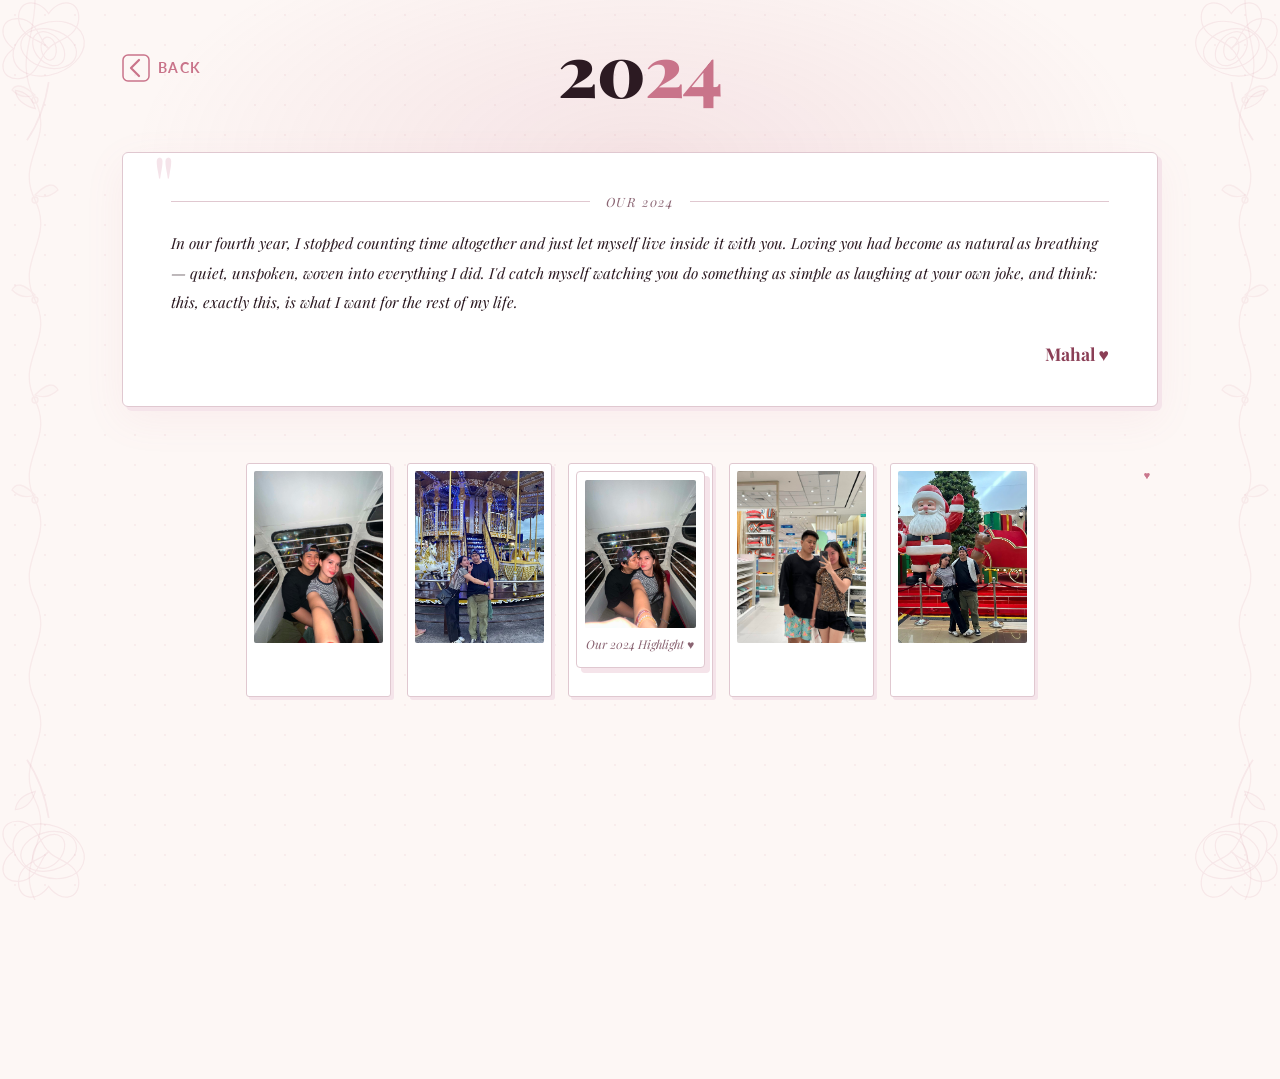
<file: year2024.html>
<!doctype html>
<html lang="en">
  <head>
    <meta charset="UTF-8" />
    <meta name="viewport" content="width=device-width, initial-scale=1.0" />
    <title>202X — TITLE</title>
    <link
      href="https://fonts.googleapis.com/css2?family=Playfair+Display:ital,wght@0,400;0,700;0,900;1,400&family=Lato:wght@300;400;700&display=swap"
      rel="stylesheet"
    />
    <link rel="stylesheet" href="year-style.css" />
  </head>
  <body>
    <!-- corner roses -->
    <svg
      class="corner-rose tl"
      viewBox="0 0 240 240"
      xmlns="http://www.w3.org/2000/svg"
      aria-hidden="true"
    >
      <g fill="none" stroke="#c9748a" stroke-width="1.4">
        <ellipse
          cx="68"
          cy="68"
          rx="44"
          ry="31"
          transform="rotate(-20 68 68)"
        />
        <ellipse cx="68" cy="68" rx="34" ry="23" transform="rotate(15 68 68)" />
        <ellipse cx="68" cy="68" rx="23" ry="16" transform="rotate(50 68 68)" />
        <ellipse cx="68" cy="68" rx="14" ry="9" transform="rotate(80 68 68)" />
        <path
          d="M68 26 C54 6 30 10 32 33 C34 56 62 58 68 68 C74 58 102 56 104 33 C106 10 82 6 68 26Z"
        />
        <path
          d="M26 68 C6 54 10 30 33 32 C56 34 58 62 68 68 C58 74 56 102 33 104 C10 106 6 82 26 68Z"
        />
        <path d="M68 108 Q62 148 42 178" stroke-width="2" />
        <path
          d="M52 140 Q30 134 28 118 Q46 120 52 140Z"
          fill="rgba(201,116,138,.12)"
        />
      </g>
    </svg>
    <svg
      class="corner-rose tr"
      viewBox="0 0 240 240"
      xmlns="http://www.w3.org/2000/svg"
      aria-hidden="true"
    >
      <g
        fill="none"
        stroke="#c9748a"
        stroke-width="1.4"
        transform="scale(-1,1) translate(-240,0)"
      >
        <ellipse
          cx="68"
          cy="68"
          rx="44"
          ry="31"
          transform="rotate(-20 68 68)"
        />
        <ellipse cx="68" cy="68" rx="34" ry="23" transform="rotate(15 68 68)" />
        <ellipse cx="68" cy="68" rx="23" ry="16" transform="rotate(50 68 68)" />
        <ellipse cx="68" cy="68" rx="14" ry="9" transform="rotate(80 68 68)" />
        <path
          d="M68 26 C54 6 30 10 32 33 C34 56 62 58 68 68 C74 58 102 56 104 33 C106 10 82 6 68 26Z"
        />
        <path
          d="M26 68 C6 54 10 30 33 32 C56 34 58 62 68 68 C58 74 56 102 33 104 C10 106 6 82 26 68Z"
        />
        <path d="M68 108 Q62 148 42 178" stroke-width="2" />
        <path
          d="M52 140 Q30 134 28 118 Q46 120 52 140Z"
          fill="rgba(201,116,138,.12)"
        />
      </g>
    </svg>
    <svg
      class="corner-rose bl"
      viewBox="0 0 240 240"
      xmlns="http://www.w3.org/2000/svg"
      aria-hidden="true"
    >
      <g
        fill="none"
        stroke="#c9748a"
        stroke-width="1.4"
        transform="scale(1,-1) translate(0,-240)"
      >
        <ellipse
          cx="68"
          cy="68"
          rx="44"
          ry="31"
          transform="rotate(-20 68 68)"
        />
        <ellipse cx="68" cy="68" rx="34" ry="23" transform="rotate(15 68 68)" />
        <ellipse cx="68" cy="68" rx="23" ry="16" transform="rotate(50 68 68)" />
        <path
          d="M68 26 C54 6 30 10 32 33 C34 56 62 58 68 68 C74 58 102 56 104 33 C106 10 82 6 68 26Z"
        />
        <path
          d="M26 68 C6 54 10 30 33 32 C56 34 58 62 68 68 C58 74 56 102 33 104 C10 106 6 82 26 68Z"
        />
        <path d="M68 108 Q62 148 42 178" stroke-width="2" />
        <path
          d="M52 140 Q30 134 28 118 Q46 120 52 140Z"
          fill="rgba(201,116,138,.12)"
        />
      </g>
    </svg>
    <svg
      class="corner-rose br"
      viewBox="0 0 240 240"
      xmlns="http://www.w3.org/2000/svg"
      aria-hidden="true"
    >
      <g
        fill="none"
        stroke="#c9748a"
        stroke-width="1.4"
        transform="scale(-1,-1) translate(-240,-240)"
      >
        <ellipse
          cx="68"
          cy="68"
          rx="44"
          ry="31"
          transform="rotate(-20 68 68)"
        />
        <ellipse cx="68" cy="68" rx="34" ry="23" transform="rotate(15 68 68)" />
        <ellipse cx="68" cy="68" rx="23" ry="16" transform="rotate(50 68 68)" />
        <path
          d="M68 26 C54 6 30 10 32 33 C34 56 62 58 68 68 C74 58 102 56 104 33 C106 10 82 6 68 26Z"
        />
        <path
          d="M26 68 C6 54 10 30 33 32 C56 34 58 62 68 68 C58 74 56 102 33 104 C10 106 6 82 26 68Z"
        />
        <path d="M68 108 Q62 148 42 178" stroke-width="2" />
        <path
          d="M52 140 Q30 134 28 118 Q46 120 52 140Z"
          fill="rgba(201,116,138,.12)"
        />
      </g>
    </svg>

    <!-- side vines -->
    <svg
      class="side-vine left"
      viewBox="0 0 70 900"
      xmlns="http://www.w3.org/2000/svg"
      preserveAspectRatio="none"
      aria-hidden="true"
    >
      <g fill="none" stroke="#c9748a" stroke-width="1.3">
        <path
          d="M35 0 C35 40 15 60 35 100 C55 140 15 160 35 200 C55 240 15 260 35 300 C55 340 15 360 35 400 C55 440 15 460 35 500 C55 540 15 560 35 600 C55 640 15 660 35 700 C55 740 15 760 35 800 C55 840 15 860 35 900"
        />
        <path
          d="M35 95  Q18 80 12 90 Q22 100 35 95Z"
          fill="rgba(201,116,138,.15)"
        />
        <path
          d="M35 195 Q52 178 58 190 Q47 200 35 195Z"
          fill="rgba(201,116,138,.15)"
        />
        <path
          d="M35 295 Q18 278 12 290 Q22 300 35 295Z"
          fill="rgba(201,116,138,.15)"
        />
        <path
          d="M35 395 Q52 378 58 390 Q47 400 35 395Z"
          fill="rgba(201,116,138,.15)"
        />
        <path
          d="M35 495 Q18 478 12 490 Q22 500 35 495Z"
          fill="rgba(201,116,138,.15)"
        />
        <circle cx="35" cy="100" r="3" fill="rgba(201,116,138,.2)" />
        <circle cx="35" cy="200" r="3" fill="rgba(201,116,138,.2)" />
        <circle cx="35" cy="300" r="3" fill="rgba(201,116,138,.2)" />
        <circle cx="35" cy="400" r="3" fill="rgba(201,116,138,.2)" />
        <circle cx="35" cy="500" r="3" fill="rgba(201,116,138,.2)" />
      </g>
    </svg>
    <svg
      class="side-vine right"
      viewBox="0 0 70 900"
      xmlns="http://www.w3.org/2000/svg"
      preserveAspectRatio="none"
      aria-hidden="true"
    >
      <g fill="none" stroke="#c9748a" stroke-width="1.3">
        <path
          d="M35 0 C35 40 15 60 35 100 C55 140 15 160 35 200 C55 240 15 260 35 300 C55 340 15 360 35 400 C55 440 15 460 35 500 C55 540 15 560 35 600 C55 640 15 660 35 700 C55 740 15 760 35 800 C55 840 15 860 35 900"
        />
        <path
          d="M35 95  Q18 80 12 90 Q22 100 35 95Z"
          fill="rgba(201,116,138,.15)"
        />
        <path
          d="M35 195 Q52 178 58 190 Q47 200 35 195Z"
          fill="rgba(201,116,138,.15)"
        />
        <path
          d="M35 295 Q18 278 12 290 Q22 300 35 295Z"
          fill="rgba(201,116,138,.15)"
        />
        <path
          d="M35 395 Q52 378 58 390 Q47 400 35 395Z"
          fill="rgba(201,116,138,.15)"
        />
        <path
          d="M35 495 Q18 478 12 490 Q22 500 35 495Z"
          fill="rgba(201,116,138,.15)"
        />
        <circle cx="35" cy="100" r="3" fill="rgba(201,116,138,.2)" />
        <circle cx="35" cy="200" r="3" fill="rgba(201,116,138,.2)" />
        <circle cx="35" cy="300" r="3" fill="rgba(201,116,138,.2)" />
        <circle cx="35" cy="400" r="3" fill="rgba(201,116,138,.2)" />
        <circle cx="35" cy="500" r="3" fill="rgba(201,116,138,.2)" />
      </g>
    </svg>

    <!-- floaters -->
    <div id="floaters" aria-hidden="true"></div>

    <!-- ══════════ PAGE CONTENT ══════════ -->
    <div class="page">
      <!-- TOP NAV -->
      <nav class="top-nav">
        <a href="main.html" class="back-btn" aria-label="Back to timeline">
          <svg
            viewBox="0 0 28 28"
            fill="none"
            xmlns="http://www.w3.org/2000/svg"
          >
            <path
              d="M17 6 L9 14 L17 22"
              stroke="currentColor"
              stroke-width="2.2"
              stroke-linecap="round"
              stroke-linejoin="round"
            />
            <rect
              x="1"
              y="1"
              width="26"
              height="26"
              rx="5"
              stroke="currentColor"
              stroke-width="1.5"
            />
          </svg>
          Back
        </a>
        <h1 class="year-title">20<span>24</span></h1>
      </nav>

      <!-- LETTER BOX -->
      <div class="letter-wrap">
        <div class="letter-deco">
          <hr />
          <span>Our 2024</span>
          <hr />
        </div>
        <p class="letter-text">
          In our fourth year, I stopped counting time altogether and just let myself live inside it with you.
           Loving you had become as natural as breathing — quiet, unspoken, woven into everything I did.
            I'd catch myself watching you do something as simple as laughing at your own joke, and think: this, exactly this, is what I want for the rest of my life.
        </p>
        <span class="letter-sign">Mahal ♥</span>
      </div>

      <!-- SCATTER SECTION — 4 polaroids + center video -->
      <div class="scatter-section" id="scatter-desktop">
        <!-- LEFT polaroids -->
        <div class="pol p1">
          <span class="pol-heart">♥</span>

          <img
            alt="Photo"
            src="ME And MAHAL/6aca0369-537d-41f1-8cab-46e82b7e81b7.jfif"
            onerror="
              this.style.display = 'none';
              this.nextElementSibling.style.display = 'flex';
            "
          />

          <div
            class="img-placeholder"
            style="
              display: none;
              width: 100%;
              aspect-ratio: 1/1;
              align-items: center;
              justify-content: center;
              background: var(--rose-lt);
              color: var(--rose);
              font-size: 2rem;
            "
          >
            ♥
          </div>

          <span class="pol-cap"></span>
        </div>
        <div class="pol p2">
          <span class="pol-heart">♥</span>

          <img
            alt="Photo"
            src="ME And MAHAL/IMG_6165.JPG"
            onerror="
              this.style.display = 'none';
              this.nextElementSibling.style.display = 'flex';
            "
          />

          <div
            class="img-placeholder"
            style="
              display: none;
              width: 100%;
              aspect-ratio: 1/1;
              align-items: center;
              justify-content: center;
              background: var(--rose-lt);
              color: var(--rose);
              font-size: 2rem;
            "
          >
            ♥
          </div>

          <span class="pol-cap"></span>
        </div>

        <!-- CENTER Video -->
        <div class="pol pcenter">
          <div class="vid-frame">
            <img
            alt="Photo"
            src="ME And MAHAL/1f4616d4-1493-41ec-a74d-7cb05ec25198.jfif"
            onerror="
              this.style.display = 'none';
              this.nextElementSibling.style.display = 'flex';
            "
          />
            <div class="vid-label">Our 2024 Highlight ♥</div>
          </div>
        </div>

        <!-- RIGHT polaroids -->
        <div class="pol p3">
          <span class="pol-heart">♥</span>

          <img
            alt="Photo"
            src="ME And MAHAL/494208909_9737383966350481_1584720137964565067_n.jpg"
            onerror="
              this.style.display = 'none';
              this.nextElementSibling.style.display = 'flex';
            "
          />

          <div
            class="img-placeholder"
            style="
              display: none;
              width: 100%;
              aspect-ratio: 1/1;
              align-items: center;
              justify-content: center;
              background: var(--rose-lt);
              color: var(--rose);
              font-size: 2rem;
            "
          >
            ♥
          </div>

          <span class="pol-cap"></span>
        </div>
        <div class="pol p4">
          <span class="pol-heart">♥</span>

          <img
            alt="Photo"
            src="ME And MAHAL/IMG_6166.JPG"
            onerror="
              this.style.display = 'none';
              this.nextElementSibling.style.display = 'flex';
            "
          />

          <div
            class="img-placeholder"
            style="
              display: none;
              width: 100%;
              aspect-ratio: 1/1;
              align-items: center;
              justify-content: center;
              background: var(--rose-lt);
              color: var(--rose);
              font-size: 2rem;
            "
          >
            ♥
          </div>

          <span class="pol-cap"></span>
        </div>
      </div>
      <!-- /scatter-section -->
    </div>
    <!-- /page -->

    <script>
      (function () {
        // ── Floating petals ──
        var symbols = ["♥", "❥", "✿", "❀", "✽"];
        var cols = ["#c9748a", "#e8a0b4", "#d4879a", "#f0c4cf", "#b5607a"];
        var c = document.getElementById("floaters");
        for (var i = 0; i < 14; i++) {
          var el = document.createElement("span");
          el.className = "petal";
          el.textContent = symbols[i % symbols.length];
          var size = (Math.random() * 0.7 + 0.55).toFixed(2);
          var left = (Math.random() * 98).toFixed(1);
          var dur = (Math.random() * 14 + 10).toFixed(1);
          var delay = (Math.random() * -22).toFixed(1);
          el.style.cssText =
            "left:" +
            left +
            "vw;font-size:" +
            size +
            "rem;animation-duration:" +
            dur +
            "s;animation-delay:" +
            delay +
            "s;color:" +
            cols[i % cols.length];
          c.appendChild(el);
        }
        // ── Sparkles ──
        var sp = ["✦", "✧", "⋆", "✩"];
        for (var s = 0; s < 16; s++) {
          var el = document.createElement("span");
          el.className = "sparkle";
          el.textContent = sp[s % sp.length];
          var top = (Math.random() * 90 + 2).toFixed(1);
          var left = (Math.random() * 94 + 2).toFixed(1);
          var dur = (Math.random() * 3 + 2).toFixed(1);
          var delay = (Math.random() * 4).toFixed(1);
          el.style.cssText =
            "top:" +
            top +
            "vh;left:" +
            left +
            "vw;animation-duration:" +
            dur +
            "s;animation-delay:" +
            delay +
            "s;";
          c.appendChild(el);
        }
        // ── Mobile fallback: stack scatter section ──
        function checkMobile() {
          var scatter = document.getElementById("scatter-desktop");
          if (window.innerWidth <= 860) {
            scatter.style.cssText =
              "display:flex;flex-wrap:wrap;justify-content:center;gap:1rem;min-height:auto";
            scatter.querySelectorAll(".pol,.vid-slot").forEach(function (el) {
              el.style.cssText =
                "position:static;transform:none;width:145px;z-index:1";
            });
            scatter.querySelector(".vid-slot").style.width = "180px";
          }
        }
        checkMobile();
        window.addEventListener("resize", checkMobile);

        // ── Video placeholder if file missing ──
        var vid = document.querySelector("video");
        if (vid) {
          vid.addEventListener("error", function () {
            var ph = document.createElement("div");
            ph.className = "vid-placeholder";
            ph.style.cssText =
              "width:100%;aspect-ratio:9/16;background:var(--rose-lt);display:flex;align-items:center;justify-content:center;border-radius:2px;";
            ph.innerHTML =
              '<svg viewBox="0 0 48 48" fill="none" xmlns="http://www.w3.org/2000/svg" style="width:44px;opacity:.4"><circle cx="24" cy="24" r="20" stroke="#c9748a" stroke-width="2"/><path d="M20 16l14 8-14 8V16z" fill="#c9748a"/></svg>';
            vid.parentNode.replaceChild(ph, vid);
          });
        }
      })();
    </script>
  </body>
</html>
</file>
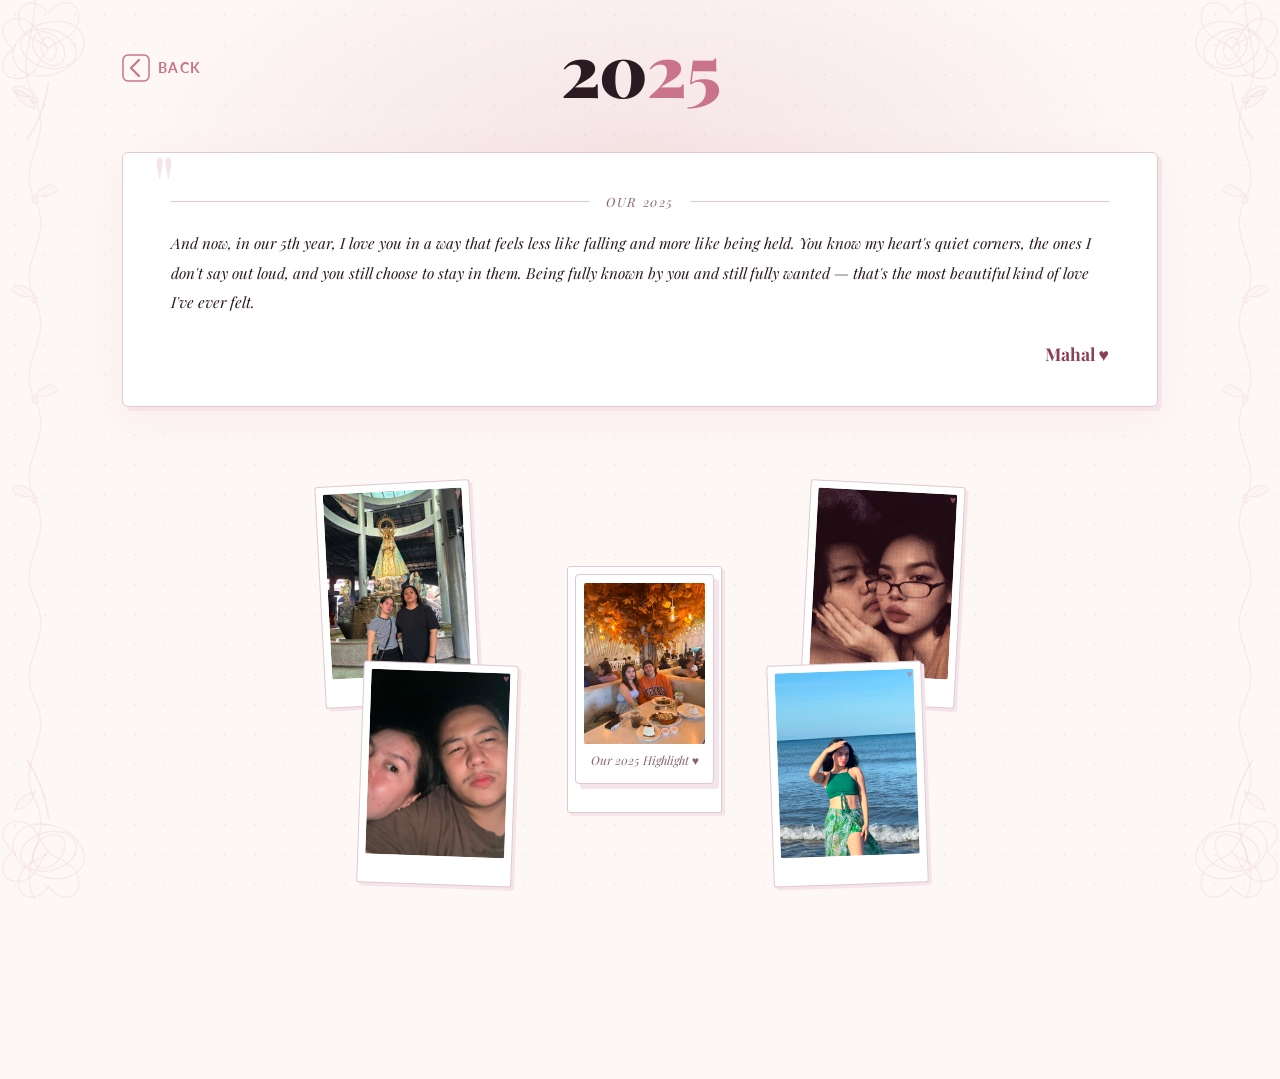
<file: year2025.html>
<!doctype html>
<html lang="en">
  <head>
    <meta charset="UTF-8" />
    <meta name="viewport" content="width=device-width, initial-scale=1.0" />
    <title>202X — TITLE</title>
    <link
      href="https://fonts.googleapis.com/css2?family=Playfair+Display:ital,wght@0,400;0,700;0,900;1,400&family=Lato:wght@300;400;700&display=swap"
      rel="stylesheet"
    />
    <link rel="stylesheet" href="year-style.css" />
  </head>
  <body>
    <!-- corner roses -->
    <svg
      class="corner-rose tl"
      viewBox="0 0 240 240"
      xmlns="http://www.w3.org/2000/svg"
      aria-hidden="true"
    >
      <g fill="none" stroke="#c9748a" stroke-width="1.4">
        <ellipse
          cx="68"
          cy="68"
          rx="44"
          ry="31"
          transform="rotate(-20 68 68)"
        />
        <ellipse cx="68" cy="68" rx="34" ry="23" transform="rotate(15 68 68)" />
        <ellipse cx="68" cy="68" rx="23" ry="16" transform="rotate(50 68 68)" />
        <ellipse cx="68" cy="68" rx="14" ry="9" transform="rotate(80 68 68)" />
        <path
          d="M68 26 C54 6 30 10 32 33 C34 56 62 58 68 68 C74 58 102 56 104 33 C106 10 82 6 68 26Z"
        />
        <path
          d="M26 68 C6 54 10 30 33 32 C56 34 58 62 68 68 C58 74 56 102 33 104 C10 106 6 82 26 68Z"
        />
        <path d="M68 108 Q62 148 42 178" stroke-width="2" />
        <path
          d="M52 140 Q30 134 28 118 Q46 120 52 140Z"
          fill="rgba(201,116,138,.12)"
        />
      </g>
    </svg>
    <svg
      class="corner-rose tr"
      viewBox="0 0 240 240"
      xmlns="http://www.w3.org/2000/svg"
      aria-hidden="true"
    >
      <g
        fill="none"
        stroke="#c9748a"
        stroke-width="1.4"
        transform="scale(-1,1) translate(-240,0)"
      >
        <ellipse
          cx="68"
          cy="68"
          rx="44"
          ry="31"
          transform="rotate(-20 68 68)"
        />
        <ellipse cx="68" cy="68" rx="34" ry="23" transform="rotate(15 68 68)" />
        <ellipse cx="68" cy="68" rx="23" ry="16" transform="rotate(50 68 68)" />
        <ellipse cx="68" cy="68" rx="14" ry="9" transform="rotate(80 68 68)" />
        <path
          d="M68 26 C54 6 30 10 32 33 C34 56 62 58 68 68 C74 58 102 56 104 33 C106 10 82 6 68 26Z"
        />
        <path
          d="M26 68 C6 54 10 30 33 32 C56 34 58 62 68 68 C58 74 56 102 33 104 C10 106 6 82 26 68Z"
        />
        <path d="M68 108 Q62 148 42 178" stroke-width="2" />
        <path
          d="M52 140 Q30 134 28 118 Q46 120 52 140Z"
          fill="rgba(201,116,138,.12)"
        />
      </g>
    </svg>
    <svg
      class="corner-rose bl"
      viewBox="0 0 240 240"
      xmlns="http://www.w3.org/2000/svg"
      aria-hidden="true"
    >
      <g
        fill="none"
        stroke="#c9748a"
        stroke-width="1.4"
        transform="scale(1,-1) translate(0,-240)"
      >
        <ellipse
          cx="68"
          cy="68"
          rx="44"
          ry="31"
          transform="rotate(-20 68 68)"
        />
        <ellipse cx="68" cy="68" rx="34" ry="23" transform="rotate(15 68 68)" />
        <ellipse cx="68" cy="68" rx="23" ry="16" transform="rotate(50 68 68)" />
        <path
          d="M68 26 C54 6 30 10 32 33 C34 56 62 58 68 68 C74 58 102 56 104 33 C106 10 82 6 68 26Z"
        />
        <path
          d="M26 68 C6 54 10 30 33 32 C56 34 58 62 68 68 C58 74 56 102 33 104 C10 106 6 82 26 68Z"
        />
        <path d="M68 108 Q62 148 42 178" stroke-width="2" />
        <path
          d="M52 140 Q30 134 28 118 Q46 120 52 140Z"
          fill="rgba(201,116,138,.12)"
        />
      </g>
    </svg>
    <svg
      class="corner-rose br"
      viewBox="0 0 240 240"
      xmlns="http://www.w3.org/2000/svg"
      aria-hidden="true"
    >
      <g
        fill="none"
        stroke="#c9748a"
        stroke-width="1.4"
        transform="scale(-1,-1) translate(-240,-240)"
      >
        <ellipse
          cx="68"
          cy="68"
          rx="44"
          ry="31"
          transform="rotate(-20 68 68)"
        />
        <ellipse cx="68" cy="68" rx="34" ry="23" transform="rotate(15 68 68)" />
        <ellipse cx="68" cy="68" rx="23" ry="16" transform="rotate(50 68 68)" />
        <path
          d="M68 26 C54 6 30 10 32 33 C34 56 62 58 68 68 C74 58 102 56 104 33 C106 10 82 6 68 26Z"
        />
        <path
          d="M26 68 C6 54 10 30 33 32 C56 34 58 62 68 68 C58 74 56 102 33 104 C10 106 6 82 26 68Z"
        />
        <path d="M68 108 Q62 148 42 178" stroke-width="2" />
        <path
          d="M52 140 Q30 134 28 118 Q46 120 52 140Z"
          fill="rgba(201,116,138,.12)"
        />
      </g>
    </svg>

    <!-- side vines -->
    <svg
      class="side-vine left"
      viewBox="0 0 70 900"
      xmlns="http://www.w3.org/2000/svg"
      preserveAspectRatio="none"
      aria-hidden="true"
    >
      <g fill="none" stroke="#c9748a" stroke-width="1.3">
        <path
          d="M35 0 C35 40 15 60 35 100 C55 140 15 160 35 200 C55 240 15 260 35 300 C55 340 15 360 35 400 C55 440 15 460 35 500 C55 540 15 560 35 600 C55 640 15 660 35 700 C55 740 15 760 35 800 C55 840 15 860 35 900"
        />
        <path
          d="M35 95  Q18 80 12 90 Q22 100 35 95Z"
          fill="rgba(201,116,138,.15)"
        />
        <path
          d="M35 195 Q52 178 58 190 Q47 200 35 195Z"
          fill="rgba(201,116,138,.15)"
        />
        <path
          d="M35 295 Q18 278 12 290 Q22 300 35 295Z"
          fill="rgba(201,116,138,.15)"
        />
        <path
          d="M35 395 Q52 378 58 390 Q47 400 35 395Z"
          fill="rgba(201,116,138,.15)"
        />
        <path
          d="M35 495 Q18 478 12 490 Q22 500 35 495Z"
          fill="rgba(201,116,138,.15)"
        />
        <circle cx="35" cy="100" r="3" fill="rgba(201,116,138,.2)" />
        <circle cx="35" cy="200" r="3" fill="rgba(201,116,138,.2)" />
        <circle cx="35" cy="300" r="3" fill="rgba(201,116,138,.2)" />
        <circle cx="35" cy="400" r="3" fill="rgba(201,116,138,.2)" />
        <circle cx="35" cy="500" r="3" fill="rgba(201,116,138,.2)" />
      </g>
    </svg>
    <svg
      class="side-vine right"
      viewBox="0 0 70 900"
      xmlns="http://www.w3.org/2000/svg"
      preserveAspectRatio="none"
      aria-hidden="true"
    >
      <g fill="none" stroke="#c9748a" stroke-width="1.3">
        <path
          d="M35 0 C35 40 15 60 35 100 C55 140 15 160 35 200 C55 240 15 260 35 300 C55 340 15 360 35 400 C55 440 15 460 35 500 C55 540 15 560 35 600 C55 640 15 660 35 700 C55 740 15 760 35 800 C55 840 15 860 35 900"
        />
        <path
          d="M35 95  Q18 80 12 90 Q22 100 35 95Z"
          fill="rgba(201,116,138,.15)"
        />
        <path
          d="M35 195 Q52 178 58 190 Q47 200 35 195Z"
          fill="rgba(201,116,138,.15)"
        />
        <path
          d="M35 295 Q18 278 12 290 Q22 300 35 295Z"
          fill="rgba(201,116,138,.15)"
        />
        <path
          d="M35 395 Q52 378 58 390 Q47 400 35 395Z"
          fill="rgba(201,116,138,.15)"
        />
        <path
          d="M35 495 Q18 478 12 490 Q22 500 35 495Z"
          fill="rgba(201,116,138,.15)"
        />
        <circle cx="35" cy="100" r="3" fill="rgba(201,116,138,.2)" />
        <circle cx="35" cy="200" r="3" fill="rgba(201,116,138,.2)" />
        <circle cx="35" cy="300" r="3" fill="rgba(201,116,138,.2)" />
        <circle cx="35" cy="400" r="3" fill="rgba(201,116,138,.2)" />
        <circle cx="35" cy="500" r="3" fill="rgba(201,116,138,.2)" />
      </g>
    </svg>

    <!-- floaters -->
    <div id="floaters" aria-hidden="true"></div>

    <!-- ══════════ PAGE CONTENT ══════════ -->
    <div class="page">
      <!-- TOP NAV -->
      <nav class="top-nav">
        <a href="main.html" class="back-btn" aria-label="Back to timeline">
          <svg
            viewBox="0 0 28 28"
            fill="none"
            xmlns="http://www.w3.org/2000/svg"
          >
            <path
              d="M17 6 L9 14 L17 22"
              stroke="currentColor"
              stroke-width="2.2"
              stroke-linecap="round"
              stroke-linejoin="round"
            />
            <rect
              x="1"
              y="1"
              width="26"
              height="26"
              rx="5"
              stroke="currentColor"
              stroke-width="1.5"
            />
          </svg>
          Back
        </a>
        <h1 class="year-title">20<span>25</span></h1>
      </nav>

      <!-- LETTER BOX -->
      <div class="letter-wrap">
        <div class="letter-deco">
          <hr />
          <span>Our 2025</span>
          <hr />
        </div>
        <p class="letter-text">
          And now, in our 5th year, I love you in a way that feels less like falling and more like being held. 
          You know my heart's quiet corners, the ones I don't say out loud,
           and you still choose to stay in them. Being fully known by you and still fully wanted — that's the most beautiful kind of love I've ever felt.
        </p>
        <span class="letter-sign">Mahal ♥</span>
      </div>

      <!-- SCATTER SECTION — 4 polaroids + center video -->
      <div class="scatter-section" id="scatter-desktop">
        <!-- LEFT polaroids -->
        <div class="pol p1">
          <span class="pol-heart">♥</span>

          <img
            alt="Photo"
            src="ME And MAHAL/8fedc2da-ff98-46b3-9113-28e06bdceca3.jfif"
            onerror="
              this.style.display = 'none';
              this.nextElementSibling.style.display = 'flex';
            "
          />

          <div
            class="img-placeholder"
            style="
              display: none;
              width: 100%;
              aspect-ratio: 1/1;
              align-items: center;
              justify-content: center;
              background: var(--rose-lt);
              color: var(--rose);
              font-size: 2rem;
            "
          >
            ♥
          </div>

          <span class="pol-cap"></span>
        </div>
        <div class="pol p2">
          <span class="pol-heart">♥</span>

          <img
            alt="Photo"
            src="ME And MAHAL/69f5be54-53c3-471d-af5e-9d38de573c0a.jfif"
            onerror="
              this.style.display = 'none';
              this.nextElementSibling.style.display = 'flex';
            "
          />

          <div
            class="img-placeholder"
            style="
              display: none;
              width: 100%;
              aspect-ratio: 1/1;
              align-items: center;
              justify-content: center;
              background: var(--rose-lt);
              color: var(--rose);
              font-size: 2rem;
            "
          >
            ♥
          </div>

          <span class="pol-cap"></span>
        </div>

        <!-- CENTER Video -->
        <div class="pol pcenter">
          <div class="vid-frame">
            <img
            alt="Photo"
            src="ME And MAHAL/9610dcd5-ac82-4596-8b9c-afcef7b841c5.jfif"
            onerror="
              this.style.display = 'none';
              this.nextElementSibling.style.display = 'flex';
            "
          />
            <div class="vid-label">Our 2025 Highlight ♥</div>
          </div>
        </div>

        <!-- RIGHT polaroids -->
        <div class="pol p3">
          <span class="pol-heart">♥</span>

          <img
            alt="Photo"
            src="ME And MAHAL/IMG_3916.JPG"
            onerror="
              this.style.display = 'none';
              this.nextElementSibling.style.display = 'flex';
            "
          />

          <div
            class="img-placeholder"
            style="
              display: none;
              width: 100%;
              aspect-ratio: 1/1;
              align-items: center;
              justify-content: center;
              background: var(--rose-lt);
              color: var(--rose);
              font-size: 2rem;
            "
          >
            ♥
          </div>

          <span class="pol-cap"></span>
        </div>
        <div class="pol p4">
          <span class="pol-heart">♥</span>

          <img
            alt="Photo"
            src="ME And MAHAL/3b5ba122-ef0e-4914-be43-b9d48e3f7501.jfif"
            onerror="
              this.style.display = 'none';
              this.nextElementSibling.style.display = 'flex';
            "
          />

          <div
            class="img-placeholder"
            style="
              display: none;
              width: 100%;
              aspect-ratio: 1/1;
              align-items: center;
              justify-content: center;
              background: var(--rose-lt);
              color: var(--rose);
              font-size: 2rem;
            "
          >
            ♥
          </div>

          <span class="pol-cap"></span>
        </div>
      </div>
      <!-- /scatter-section -->
    </div>
    <!-- /page -->

    <script>
      (function () {
        // ── Floating petals ──
        var symbols = ["♥", "❥", "✿", "❀", "✽"];
        var cols = ["#c9748a", "#e8a0b4", "#d4879a", "#f0c4cf", "#b5607a"];
        var c = document.getElementById("floaters");
        for (var i = 0; i < 14; i++) {
          var el = document.createElement("span");
          el.className = "petal";
          el.textContent = symbols[i % symbols.length];
          var size = (Math.random() * 0.7 + 0.55).toFixed(2);
          var left = (Math.random() * 98).toFixed(1);
          var dur = (Math.random() * 14 + 10).toFixed(1);
          var delay = (Math.random() * -22).toFixed(1);
          el.style.cssText =
            "left:" +
            left +
            "vw;font-size:" +
            size +
            "rem;animation-duration:" +
            dur +
            "s;animation-delay:" +
            delay +
            "s;color:" +
            cols[i % cols.length];
          c.appendChild(el);
        }
        // ── Sparkles ──
        var sp = ["✦", "✧", "⋆", "✩"];
        for (var s = 0; s < 16; s++) {
          var el = document.createElement("span");
          el.className = "sparkle";
          el.textContent = sp[s % sp.length];
          var top = (Math.random() * 90 + 2).toFixed(1);
          var left = (Math.random() * 94 + 2).toFixed(1);
          var dur = (Math.random() * 3 + 2).toFixed(1);
          var delay = (Math.random() * 4).toFixed(1);
          el.style.cssText =
            "top:" +
            top +
            "vh;left:" +
            left +
            "vw;animation-duration:" +
            dur +
            "s;animation-delay:" +
            delay +
            "s;";
          c.appendChild(el);
        }
        // ── Mobile fallback: stack scatter section ──
        function checkMobile() {
          var scatter = document.getElementById("scatter-desktop");
          if (window.innerWidth <= 860) {
            scatter.style.cssText =
              "display:flex;flex-wrap:wrap;justify-content:center;gap:1rem;min-height:auto";
            scatter.querySelectorAll(".pol,.vid-slot").forEach(function (el) {
              el.style.cssText =
                "position:static;transform:none;width:145px;z-index:1";
            });
            scatter.querySelector(".vid-slot").style.width = "180px";
          }
        }
        checkMobile();
        window.addEventListener("resize", checkMobile);

        // ── Video placeholder if file missing ──
        var vid = document.querySelector("video");
        if (vid) {
          vid.addEventListener("error", function () {
            var ph = document.createElement("div");
            ph.className = "vid-placeholder";
            ph.style.cssText =
              "width:100%;aspect-ratio:9/16;background:var(--rose-lt);display:flex;align-items:center;justify-content:center;border-radius:2px;";
            ph.innerHTML =
              '<svg viewBox="0 0 48 48" fill="none" xmlns="http://www.w3.org/2000/svg" style="width:44px;opacity:.4"><circle cx="24" cy="24" r="20" stroke="#c9748a" stroke-width="2"/><path d="M20 16l14 8-14 8V16z" fill="#c9748a"/></svg>';
            vid.parentNode.replaceChild(ph, vid);
          });
        }
      })();
    </script>
  </body>
</html>
</file>
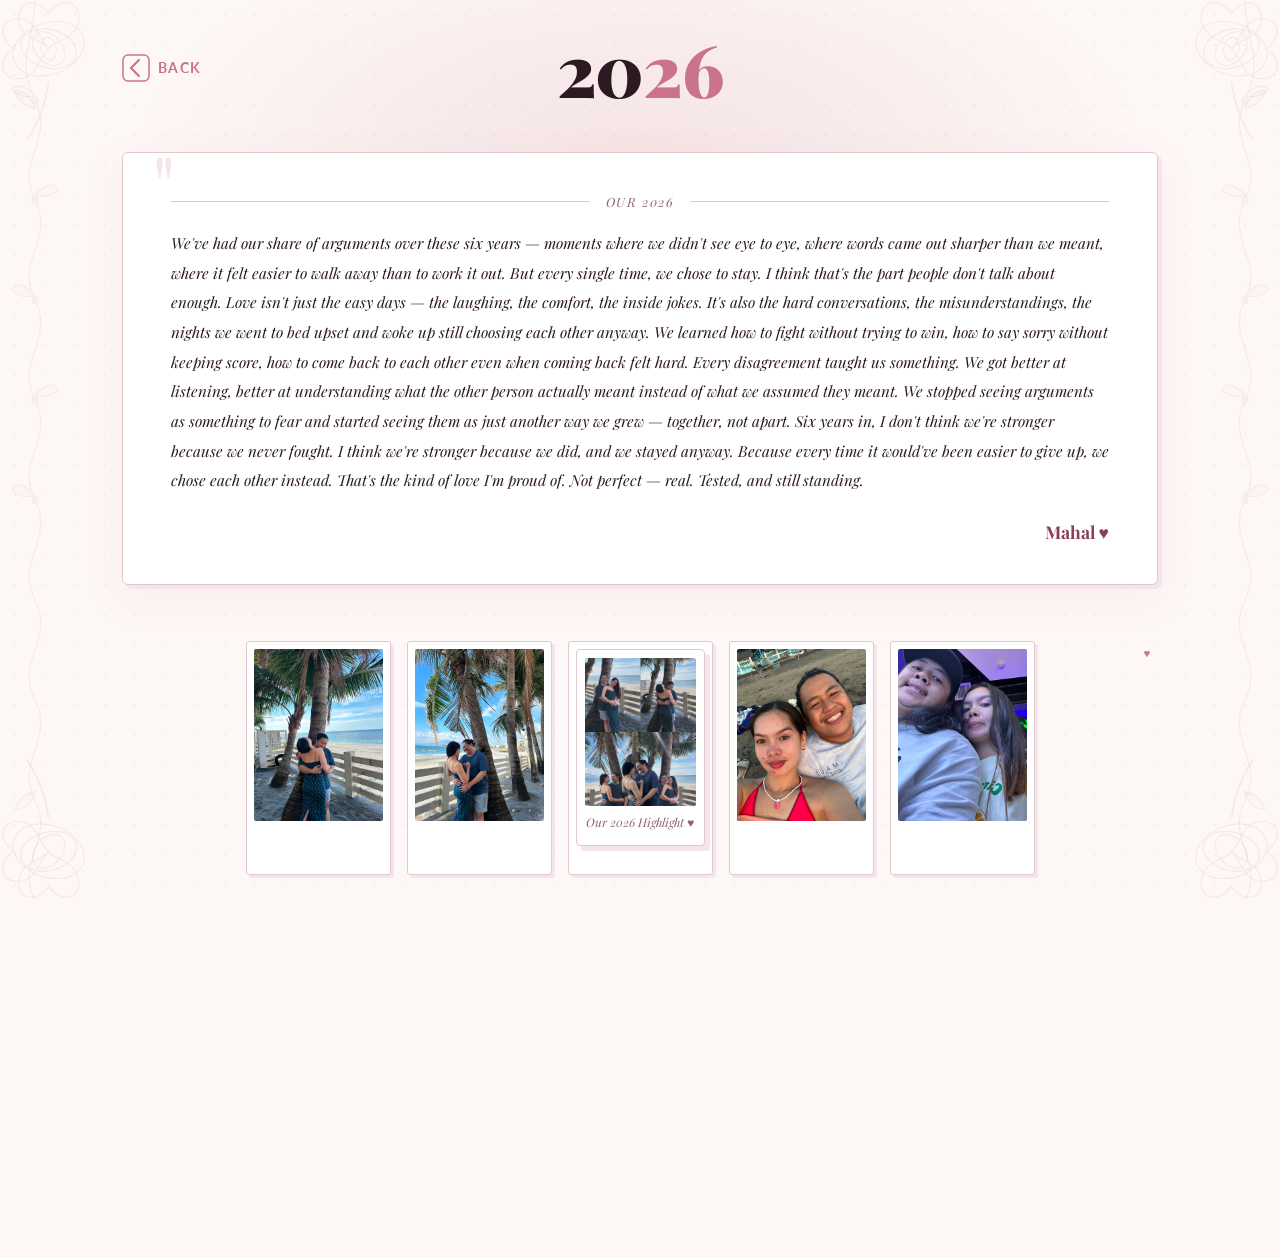
<file: year2026.html>
<!doctype html>
<html lang="en">
  <head>
    <meta charset="UTF-8" />
    <meta name="viewport" content="width=device-width, initial-scale=1.0" />
    <title>202X — TITLE</title>
    <link
      href="https://fonts.googleapis.com/css2?family=Playfair+Display:ital,wght@0,400;0,700;0,900;1,400&family=Lato:wght@300;400;700&display=swap"
      rel="stylesheet"
    />
    <link rel="stylesheet" href="year-style.css" />
  </head>
  <body>
    <!-- corner roses -->
    <svg
      class="corner-rose tl"
      viewBox="0 0 240 240"
      xmlns="http://www.w3.org/2000/svg"
      aria-hidden="true"
    >
      <g fill="none" stroke="#c9748a" stroke-width="1.4">
        <ellipse
          cx="68"
          cy="68"
          rx="44"
          ry="31"
          transform="rotate(-20 68 68)"
        />
        <ellipse cx="68" cy="68" rx="34" ry="23" transform="rotate(15 68 68)" />
        <ellipse cx="68" cy="68" rx="23" ry="16" transform="rotate(50 68 68)" />
        <ellipse cx="68" cy="68" rx="14" ry="9" transform="rotate(80 68 68)" />
        <path
          d="M68 26 C54 6 30 10 32 33 C34 56 62 58 68 68 C74 58 102 56 104 33 C106 10 82 6 68 26Z"
        />
        <path
          d="M26 68 C6 54 10 30 33 32 C56 34 58 62 68 68 C58 74 56 102 33 104 C10 106 6 82 26 68Z"
        />
        <path d="M68 108 Q62 148 42 178" stroke-width="2" />
        <path
          d="M52 140 Q30 134 28 118 Q46 120 52 140Z"
          fill="rgba(201,116,138,.12)"
        />
      </g>
    </svg>
    <svg
      class="corner-rose tr"
      viewBox="0 0 240 240"
      xmlns="http://www.w3.org/2000/svg"
      aria-hidden="true"
    >
      <g
        fill="none"
        stroke="#c9748a"
        stroke-width="1.4"
        transform="scale(-1,1) translate(-240,0)"
      >
        <ellipse
          cx="68"
          cy="68"
          rx="44"
          ry="31"
          transform="rotate(-20 68 68)"
        />
        <ellipse cx="68" cy="68" rx="34" ry="23" transform="rotate(15 68 68)" />
        <ellipse cx="68" cy="68" rx="23" ry="16" transform="rotate(50 68 68)" />
        <ellipse cx="68" cy="68" rx="14" ry="9" transform="rotate(80 68 68)" />
        <path
          d="M68 26 C54 6 30 10 32 33 C34 56 62 58 68 68 C74 58 102 56 104 33 C106 10 82 6 68 26Z"
        />
        <path
          d="M26 68 C6 54 10 30 33 32 C56 34 58 62 68 68 C58 74 56 102 33 104 C10 106 6 82 26 68Z"
        />
        <path d="M68 108 Q62 148 42 178" stroke-width="2" />
        <path
          d="M52 140 Q30 134 28 118 Q46 120 52 140Z"
          fill="rgba(201,116,138,.12)"
        />
      </g>
    </svg>
    <svg
      class="corner-rose bl"
      viewBox="0 0 240 240"
      xmlns="http://www.w3.org/2000/svg"
      aria-hidden="true"
    >
      <g
        fill="none"
        stroke="#c9748a"
        stroke-width="1.4"
        transform="scale(1,-1) translate(0,-240)"
      >
        <ellipse
          cx="68"
          cy="68"
          rx="44"
          ry="31"
          transform="rotate(-20 68 68)"
        />
        <ellipse cx="68" cy="68" rx="34" ry="23" transform="rotate(15 68 68)" />
        <ellipse cx="68" cy="68" rx="23" ry="16" transform="rotate(50 68 68)" />
        <path
          d="M68 26 C54 6 30 10 32 33 C34 56 62 58 68 68 C74 58 102 56 104 33 C106 10 82 6 68 26Z"
        />
        <path
          d="M26 68 C6 54 10 30 33 32 C56 34 58 62 68 68 C58 74 56 102 33 104 C10 106 6 82 26 68Z"
        />
        <path d="M68 108 Q62 148 42 178" stroke-width="2" />
        <path
          d="M52 140 Q30 134 28 118 Q46 120 52 140Z"
          fill="rgba(201,116,138,.12)"
        />
      </g>
    </svg>
    <svg
      class="corner-rose br"
      viewBox="0 0 240 240"
      xmlns="http://www.w3.org/2000/svg"
      aria-hidden="true"
    >
      <g
        fill="none"
        stroke="#c9748a"
        stroke-width="1.4"
        transform="scale(-1,-1) translate(-240,-240)"
      >
        <ellipse
          cx="68"
          cy="68"
          rx="44"
          ry="31"
          transform="rotate(-20 68 68)"
        />
        <ellipse cx="68" cy="68" rx="34" ry="23" transform="rotate(15 68 68)" />
        <ellipse cx="68" cy="68" rx="23" ry="16" transform="rotate(50 68 68)" />
        <path
          d="M68 26 C54 6 30 10 32 33 C34 56 62 58 68 68 C74 58 102 56 104 33 C106 10 82 6 68 26Z"
        />
        <path
          d="M26 68 C6 54 10 30 33 32 C56 34 58 62 68 68 C58 74 56 102 33 104 C10 106 6 82 26 68Z"
        />
        <path d="M68 108 Q62 148 42 178" stroke-width="2" />
        <path
          d="M52 140 Q30 134 28 118 Q46 120 52 140Z"
          fill="rgba(201,116,138,.12)"
        />
      </g>
    </svg>

    <!-- side vines -->
    <svg
      class="side-vine left"
      viewBox="0 0 70 900"
      xmlns="http://www.w3.org/2000/svg"
      preserveAspectRatio="none"
      aria-hidden="true"
    >
      <g fill="none" stroke="#c9748a" stroke-width="1.3">
        <path
          d="M35 0 C35 40 15 60 35 100 C55 140 15 160 35 200 C55 240 15 260 35 300 C55 340 15 360 35 400 C55 440 15 460 35 500 C55 540 15 560 35 600 C55 640 15 660 35 700 C55 740 15 760 35 800 C55 840 15 860 35 900"
        />
        <path
          d="M35 95  Q18 80 12 90 Q22 100 35 95Z"
          fill="rgba(201,116,138,.15)"
        />
        <path
          d="M35 195 Q52 178 58 190 Q47 200 35 195Z"
          fill="rgba(201,116,138,.15)"
        />
        <path
          d="M35 295 Q18 278 12 290 Q22 300 35 295Z"
          fill="rgba(201,116,138,.15)"
        />
        <path
          d="M35 395 Q52 378 58 390 Q47 400 35 395Z"
          fill="rgba(201,116,138,.15)"
        />
        <path
          d="M35 495 Q18 478 12 490 Q22 500 35 495Z"
          fill="rgba(201,116,138,.15)"
        />
        <circle cx="35" cy="100" r="3" fill="rgba(201,116,138,.2)" />
        <circle cx="35" cy="200" r="3" fill="rgba(201,116,138,.2)" />
        <circle cx="35" cy="300" r="3" fill="rgba(201,116,138,.2)" />
        <circle cx="35" cy="400" r="3" fill="rgba(201,116,138,.2)" />
        <circle cx="35" cy="500" r="3" fill="rgba(201,116,138,.2)" />
      </g>
    </svg>
    <svg
      class="side-vine right"
      viewBox="0 0 70 900"
      xmlns="http://www.w3.org/2000/svg"
      preserveAspectRatio="none"
      aria-hidden="true"
    >
      <g fill="none" stroke="#c9748a" stroke-width="1.3">
        <path
          d="M35 0 C35 40 15 60 35 100 C55 140 15 160 35 200 C55 240 15 260 35 300 C55 340 15 360 35 400 C55 440 15 460 35 500 C55 540 15 560 35 600 C55 640 15 660 35 700 C55 740 15 760 35 800 C55 840 15 860 35 900"
        />
        <path
          d="M35 95  Q18 80 12 90 Q22 100 35 95Z"
          fill="rgba(201,116,138,.15)"
        />
        <path
          d="M35 195 Q52 178 58 190 Q47 200 35 195Z"
          fill="rgba(201,116,138,.15)"
        />
        <path
          d="M35 295 Q18 278 12 290 Q22 300 35 295Z"
          fill="rgba(201,116,138,.15)"
        />
        <path
          d="M35 395 Q52 378 58 390 Q47 400 35 395Z"
          fill="rgba(201,116,138,.15)"
        />
        <path
          d="M35 495 Q18 478 12 490 Q22 500 35 495Z"
          fill="rgba(201,116,138,.15)"
        />
        <circle cx="35" cy="100" r="3" fill="rgba(201,116,138,.2)" />
        <circle cx="35" cy="200" r="3" fill="rgba(201,116,138,.2)" />
        <circle cx="35" cy="300" r="3" fill="rgba(201,116,138,.2)" />
        <circle cx="35" cy="400" r="3" fill="rgba(201,116,138,.2)" />
        <circle cx="35" cy="500" r="3" fill="rgba(201,116,138,.2)" />
      </g>
    </svg>

    <!-- floaters -->
    <div id="floaters" aria-hidden="true"></div>

    <!-- ══════════ PAGE CONTENT ══════════ -->
    <div class="page">
      <!-- TOP NAV -->
      <nav class="top-nav">
        <a href="main.html" class="back-btn" aria-label="Back to timeline">
          <svg
            viewBox="0 0 28 28"
            fill="none"
            xmlns="http://www.w3.org/2000/svg"
          >
            <path
              d="M17 6 L9 14 L17 22"
              stroke="currentColor"
              stroke-width="2.2"
              stroke-linecap="round"
              stroke-linejoin="round"
            />
            <rect
              x="1"
              y="1"
              width="26"
              height="26"
              rx="5"
              stroke="currentColor"
              stroke-width="1.5"
            />
          </svg>
          Back
        </a>
        <h1 class="year-title">20<span>26</span></h1>
      </nav>

      <!-- LETTER BOX --> 
      <div class="letter-wrap">
        <div class="letter-deco">
          <hr />
          <span>Our 2026</span>
          <hr />
        </div>
        <p class="letter-text">
          We've had our share of arguments over these six years — moments where we didn't see eye to eye, where words came out sharper than we meant, where it felt easier to walk away than to work it out. But every single time, we chose to stay.
          I think that's the part people don't talk about enough. Love isn't just the easy days — the laughing, the comfort, the inside jokes. It's also the hard conversations, the misunderstandings, the nights we went to bed upset and woke up still choosing each other anyway. We learned how to fight without trying to win, how to say sorry without keeping score, how to come back to each other even when coming back felt hard.
          Every disagreement taught us something. We got better at listening, better at understanding what the other person actually meant instead of what we assumed they meant. We stopped seeing arguments as something to fear and started seeing them as just another way we grew — together, not apart.
          Six years in, I don't think we're stronger because we never fought. I think we're stronger because we did, and we stayed anyway. Because every time it would've been easier to give up, we chose each other instead.
          That's the kind of love I'm proud of. Not perfect — real. Tested, and still standing.
        </p>
        <span class="letter-sign">Mahal ♥</span>
      </div>

      <!-- SCATTER SECTION — 4 polaroids + center video -->
      <div class="scatter-section" id="scatter-desktop">
        <!-- LEFT polaroids -->
        <div class="pol p1">
          <span class="pol-heart">♥</span>

          <img
            alt="Photo"
            src="ME And MAHAL/eea6d1f6-ce92-45a9-a914-bc610a0b2e10.jfif"
            onerror="
              this.style.display = 'none';
              this.nextElementSibling.style.display = 'flex';
            "
          />

          <div
            class="img-placeholder"
            style="
              display: none;
              width: 100%;
              aspect-ratio: 1/1;
              align-items: center;
              justify-content: center;
              background: var(--rose-lt);
              color: var(--rose);
              font-size: 2rem;
            "
          >
            ♥
          </div>

          <span class="pol-cap"></span>
        </div>
        <div class="pol p2">
          <span class="pol-heart">♥</span>

          <img
            alt="Photo"
            src="ME And MAHAL/3fcf8320-8e38-4d11-bc8b-73f3621f407e.jfif"
            onerror="
              this.style.display = 'none';
              this.nextElementSibling.style.display = 'flex';
            "
          />

          <div
            class="img-placeholder"
            style="
              display: none;
              width: 100%;
              aspect-ratio: 1/1;
              align-items: center;
              justify-content: center;
              background: var(--rose-lt);
              color: var(--rose);
              font-size: 2rem;
            "
          >
            ♥
          </div>

          <span class="pol-cap"></span>
        </div>

        <!-- CENTER Video -->
        <div class="pol pcenter">
          <div class="vid-frame">
            <img
            alt="Photo"
            src="ME And MAHAL/3e6800da-c931-43cc-8926-78fe0befb769.jfif"
            onerror="
              this.style.display = 'none';
              this.nextElementSibling.style.display = 'flex';
            "
          />
            <div class="vid-label">Our 2026 Highlight ♥</div>
          </div>
        </div>

        <!-- RIGHT polaroids -->
        <div class="pol p3">
          <span class="pol-heart">♥</span>

          <img
            alt="Photo"
            src="ME And MAHAL/e24e73ea-5e45-4785-b99d-2a95ec9fb6dc.jfif"
            onerror="
              this.style.display = 'none';
              this.nextElementSibling.style.display = 'flex';
            "
          />

          <div
            class="img-placeholder"
            style="
              display: none;
              width: 100%;
              aspect-ratio: 1/1;
              align-items: center;
              justify-content: center;
              background: var(--rose-lt);
              color: var(--rose);
              font-size: 2rem;
            "
          >
            ♥
          </div>

          <span class="pol-cap"></span>
        </div>
        <div class="pol p4">
          <span class="pol-heart">♥</span>

          <img
            alt="Photo"
            src="ME And MAHAL/a5b160af-2da9-47cd-af3a-7b445d942116.jfif"
            onerror="
              this.style.display = 'none';
              this.nextElementSibling.style.display = 'flex';
            "
          />

          <div
            class="img-placeholder"
            style="
              display: none;
              width: 100%;
              aspect-ratio: 1/1;
              align-items: center;
              justify-content: center;
              background: var(--rose-lt);
              color: var(--rose);
              font-size: 2rem;
            "
          >
            ♥
          </div>

          <span class="pol-cap"></span>
        </div>
      </div>
      <!-- /scatter-section -->
    </div>
    <!-- /page -->

    <script>
      (function () {
        // ── Floating petals ──
        var symbols = ["♥", "❥", "✿", "❀", "✽"];
        var cols = ["#c9748a", "#e8a0b4", "#d4879a", "#f0c4cf", "#b5607a"];
        var c = document.getElementById("floaters");
        for (var i = 0; i < 14; i++) {
          var el = document.createElement("span");
          el.className = "petal";
          el.textContent = symbols[i % symbols.length];
          var size = (Math.random() * 0.7 + 0.55).toFixed(2);
          var left = (Math.random() * 98).toFixed(1);
          var dur = (Math.random() * 14 + 10).toFixed(1);
          var delay = (Math.random() * -22).toFixed(1);
          el.style.cssText =
            "left:" +
            left +
            "vw;font-size:" +
            size +
            "rem;animation-duration:" +
            dur +
            "s;animation-delay:" +
            delay +
            "s;color:" +
            cols[i % cols.length];
          c.appendChild(el);
        }
        // ── Sparkles ──
        var sp = ["✦", "✧", "⋆", "✩"];
        for (var s = 0; s < 16; s++) {
          var el = document.createElement("span");
          el.className = "sparkle";
          el.textContent = sp[s % sp.length];
          var top = (Math.random() * 90 + 2).toFixed(1);
          var left = (Math.random() * 94 + 2).toFixed(1);
          var dur = (Math.random() * 3 + 2).toFixed(1);
          var delay = (Math.random() * 4).toFixed(1);
          el.style.cssText =
            "top:" +
            top +
            "vh;left:" +
            left +
            "vw;animation-duration:" +
            dur +
            "s;animation-delay:" +
            delay +
            "s;";
          c.appendChild(el);
        }
        // ── Mobile fallback: stack scatter section ──
        function checkMobile() {
          var scatter = document.getElementById("scatter-desktop");
          if (window.innerWidth <= 860) {
            scatter.style.cssText =
              "display:flex;flex-wrap:wrap;justify-content:center;gap:1rem;min-height:auto";
            scatter.querySelectorAll(".pol,.vid-slot").forEach(function (el) {
              el.style.cssText =
                "position:static;transform:none;width:145px;z-index:1";
            });
            scatter.querySelector(".vid-slot").style.width = "180px";
          }
        }
        checkMobile();
        window.addEventListener("resize", checkMobile);

        // ── Video placeholder if file missing ──
        var vid = document.querySelector("video");
        if (vid) {
          vid.addEventListener("error", function () {
            var ph = document.createElement("div");
            ph.className = "vid-placeholder";
            ph.style.cssText =
              "width:100%;aspect-ratio:9/16;background:var(--rose-lt);display:flex;align-items:center;justify-content:center;border-radius:2px;";
            ph.innerHTML =
              '<svg viewBox="0 0 48 48" fill="none" xmlns="http://www.w3.org/2000/svg" style="width:44px;opacity:.4"><circle cx="24" cy="24" r="20" stroke="#c9748a" stroke-width="2"/><path d="M20 16l14 8-14 8V16z" fill="#c9748a"/></svg>';
            vid.parentNode.replaceChild(ph, vid);
          });
        }
      })();
    </script>
  </body>
</html>
</file>
<file: index-style.css>
* {
  padding-top: 50%;
  margin: 0;
  padding: 0;
  box-sizing: border-box;
}

:root {
  --rose: #c9748a;
  --rose-lt: #f5e4ea;
  --rose-dk: #8b3f56;
  --cream: #fdf7f5;
  --ink: #2c1a22;
}

body {
  font-family: "Lato", sans-serif;
  background: var(--cream);
  min-height: 100vh;
  overflow: hidden;
  display: flex;
  justify-content: center;
  align-items: center;
  position: relative;
  transition: 0.6s;
}

/* SAME BG */

body::before {
  content: "";
  position: fixed;
  top: -10%;
  left: 50%;
  transform: translateX(-50%);
  width: 80vw;
  height: 60vh;
  background: radial-gradient(
    ellipse at center,
    rgba(201, 116, 138, 0.18) 0%,
    rgba(253, 247, 245, 0) 70%
  );
}

body::after {
  content: "";
  position: fixed;
  inset: 0;
  background-image: radial-gradient(
    circle,
    rgba(201, 116, 138, 0.08) 1px,
    transparent 1px
  );
  background-size: 32px 32px;
}

/* FLOATING HEARTS */

.heart {
  position: absolute;
  color: rgba(201, 116, 138, 0.35);
  animation: float 12s linear infinite;
  pointer-events: none;
}

@keyframes float {
  from {
    transform: translateY(110vh) rotate(0);
    opacity: 0;
  }
  15% {
    opacity: 0.5;
  }
  to {
    transform: translateY(-20vh) rotate(360deg);
    opacity: 0;
  }
}

/* WRAPPER */

.wrapper {
  position: relative;
  z-index: 5;
  text-align: center;
}

/* ENVELOPE */

.envelope {
  width: 360px;
  height: 240px;
  position: relative;
  cursor: pointer;
  margin: auto;
}

/* BACK */

.env-back {
  position: absolute;
  inset: 0;
  background: white;
  border: 2px solid #e8d4db;
  border-radius: 8px;
  box-shadow: 0 18px 40px rgba(201, 116, 138, 0.25);
}

/* FRONT */

.env-front {
  position: absolute;
  bottom: 0;
  width: 100%;
  height: 100%;
  clip-path: polygon(0 0, 50% 55%, 100% 0, 100% 100%, 0 100%);
  background: #f7dfe6;
  z-index: 4;
  border-radius: 0 0 8px 8px;
}

/* TOP FLAP */

.flap {
  position: absolute;
  top: 0;
  width: 100%;
  height: 100%;
  background: #f0cdd8;
  clip-path: polygon(0 0, 50% 58%, 100% 0);
  transform-origin: top;
  transition: 1s ease;
  z-index: 6;
}

/* LETTER */

.letter {
  position: absolute;
  left: 50%;
  top: 20px;
  transform: translateX(-50%);
  width: 88%;
  height: 190px;
  background: white;
  border-radius: 8px;
  padding: 2rem;
  text-align: center;
  display: flex;
  justify-content: center;
  align-items: center;
  box-shadow: 0 8px 20px rgba(0, 0, 0, 0.08);
  transition: 1s ease;
  z-index: 2;
}

.letter a {
  font-family: "Playfair Display", serif;
  text-decoration: none;
  color: var(--rose-dk);
  font-size: 1.35rem;
  font-weight: 700;
  transition: 0.3s;
}

.letter a:hover {
  color: var(--rose);
}

/* OPEN ENVELOPE */

.envelope.open .flap {
  transform: rotateX(180deg);
  z-index: 1;
}

.envelope.open .letter {
  transform: translateX(-50%) translateY(-110px);
}

/* SUBTITLE */

.subtitle {
  margin-top: 2rem;
  color: #8a6472;
  font-style: italic;
  letter-spacing: 0.1em;
}

/* PAGE TRANSITION */

body.fade-out {
  animation: pageFade 0.9s ease forwards;
}

@keyframes pageFade {
  from {
    opacity: 1;
    transform: scale(1);
    filter: blur(0);
  }
  to {
    opacity: 0;
    transform: scale(1.04);
    filter: blur(8px);
  }
}

@media (max-width: 500px) {
  .envelope {
    width: 300px;
    height: 210px;
  }

  .letter {
    height: 170px;
  }

  .letter a {
    font-size: 1.1rem;
  }
}
</file>
<file: main-style.css>
*,
*::before,
*::after {
  box-sizing: border-box;
  margin: 0;
  padding: 0;
}
:root {
  --rose: #c9748a;
  --rose-lt: #f5e4ea;
  --rose-dk: #8b3f56;
  --ink: #2c1a22;
  --muted: #8a6472;
  --cream: #fdf7f5;
  --line: #e0c8d0;
}
html {
  scroll-behavior: smooth;
}
body {
  font-family: "Lato", sans-serif;
  background: var(--cream);
  color: var(--ink);
  min-height: 100vh;
  overflow-x: hidden;
}

/* ── BG ── */
body::before {
  content: "";
  position: fixed;
  top: -10%;
  left: 50%;
  transform: translateX(-50%);
  width: 80vw;
  height: 60vh;
  background: radial-gradient(
    ellipse at center,
    rgba(201, 116, 138, 0.18) 0%,
    rgba(253, 247, 245, 0) 70%
  );
  pointer-events: none;
  z-index: 0;
}
body::after {
  content: "";
  position: fixed;
  inset: 0;
  background-image: radial-gradient(
    circle,
    rgba(201, 116, 138, 0.09) 1px,
    transparent 1px
  );
  background-size: 32px 32px;
  pointer-events: none;
  z-index: 0;
}

/* ── CORNER ROSES ── */
.corner-rose {
  position: fixed;
  pointer-events: none;
  z-index: 0;
  opacity: 0.13;
  width: 240px;
  height: 240px;
}
.corner-rose.tl {
  top: -10px;
  left: -10px;
}
.corner-rose.tr {
  top: -10px;
  right: -10px;
}
.corner-rose.bl {
  bottom: -10px;
  left: -10px;
}
.corner-rose.br {
  bottom: -10px;
  right: -10px;
}

/* ── SIDE VINES ── */
.side-vine {
  position: fixed;
  top: 0;
  pointer-events: none;
  z-index: 0;
  opacity: 0.1;
  width: 90px;
  height: 100vh;
}
.side-vine.left {
  left: 0;
}
.side-vine.right {
  right: 0;
  transform: scaleX(-1);
}

/* ── FAIRY LIGHTS ── */
#fairy-lights {
  position: fixed;
  top: 0;
  left: 0;
  width: 100%;
  height: 80px;
  pointer-events: none;
  z-index: 0;
  overflow: visible;
}

/* ── WAX SEALS ── */
.wax-seal {
  position: fixed;
  pointer-events: none;
  z-index: 0;
  opacity: 0.055;
  width: 120px;
  height: 120px;
}

/* ── SPARKLE / PETAL / BUTTERFLY ── */
.sparkle {
  position: fixed;
  pointer-events: none;
  z-index: 0;
  opacity: 0;
  animation: twinkle ease-in-out infinite;
  font-size: 0.7rem;
  color: var(--rose);
}
@keyframes twinkle {
  0%,
  100% {
    opacity: 0;
    transform: scale(0.5) rotate(0);
  }
  50% {
    opacity: 0.6;
    transform: scale(1.3) rotate(180deg);
  }
}
.petal {
  position: fixed;
  top: -60px;
  opacity: 0;
  animation: fall linear infinite;
  pointer-events: none;
  z-index: 0;
  user-select: none;
}
@keyframes fall {
  0% {
    transform: translateY(0) rotate(0) scale(0.8);
    opacity: 0;
  }
  8% {
    opacity: 0.5;
  }
  90% {
    opacity: 0.4;
  }
  100% {
    transform: translateY(105vh) rotate(400deg) scale(1.1);
    opacity: 0;
  }
}
.butterfly {
  position: fixed;
  top: -80px;
  pointer-events: none;
  z-index: 0;
  opacity: 0;
  animation: flutter linear infinite;
}
.butterfly svg {
  animation: flapwings ease-in-out infinite alternate;
}
@keyframes flutter {
  0% {
    transform: translateY(0) translateX(0);
    opacity: 0;
  }
  6% {
    opacity: 0.55;
  }
  92% {
    opacity: 0.45;
  }
  100% {
    transform: translateY(110vh) translateX(40px);
    opacity: 0;
  }
}
@keyframes flapwings {
  0% {
    transform: scaleX(1);
  }
  100% {
    transform: scaleX(0.35);
  }
}

/* keep content above bg */
.site-header {
  position: relative;
  z-index: 200;
}
.timeline {
  position: relative;
  z-index: 1;
}

/* ── HEADER ── */
.site-header {
  text-align: center;
  padding: 3.5rem 1rem 2rem;
}
.site-header .label {
  font-family: "Playfair Display", serif;
  font-style: italic;
  font-size: 1.1rem;
  color: var(--muted);
  letter-spacing: 0.06em;
}
.site-header h1 {
  font-family: "Playfair Display", serif;
  font-size: clamp(3rem, 8vw, 5.5rem);
  font-weight: 900;
  color: var(--ink);
  letter-spacing: -0.02em;
  line-height: 1;
}

/* ── YEAR BUBBLE TRIGGER ── */
.years-wrap {
  position: relative;
  display: inline-block;
  margin-top: 0.75rem;
  z-index: 300;
}
.years {
  display: inline-flex;
  align-items: center;
  gap: 0.4rem;
  background: var(--rose);
  color: #fff;
  font-size: 0.85rem;
  letter-spacing: 0.15em;
  text-transform: uppercase;
  padding: 0.4rem 1.3rem;
  border-radius: 100px;
  border: none;
  cursor: pointer;
  font-family: "Lato", sans-serif;
  font-weight: 700;
  box-shadow: 0 3px 14px rgba(201, 116, 138, 0.35);
  transition:
    background 0.2s,
    transform 0.15s,
    box-shadow 0.2s;
  position: relative;
  z-index: 10;
}
.years:hover {
  background: var(--rose-dk);
  transform: translateY(-2px);
  box-shadow: 0 6px 20px rgba(139, 63, 86, 0.4);
}
.years::after {
  content: "▾";
  font-size: 0.7rem;
  opacity: 0.85;
  transition: transform 0.3s;
}
.years[aria-expanded="true"]::after {
  transform: rotate(180deg);
}

/* bubble cloud */
.year-bubbles {
  position: absolute;
  top: calc(100% + 14px);
  left: 50%;
  transform: translateX(-50%) scale(0.85);
  transform-origin: top center;
  display: flex;
  flex-wrap: wrap;
  justify-content: center;
  gap: 0.55rem;
  background: #fff;
  border: 1px solid var(--line);
  border-radius: 18px;
  padding: 1rem 1.2rem;
  box-shadow:
    0 12px 40px rgba(201, 116, 138, 0.18),
    0 2px 8px rgba(44, 26, 34, 0.07);
  width: 270px;
  z-index: 400;
  opacity: 0;
  pointer-events: none;
  transition:
    opacity 0.22s ease,
    transform 0.22s ease;
}
.year-bubbles::before {
  content: "";
  position: absolute;
  top: -7px;
  left: 50%;
  transform: translateX(-50%);
  border-left: 7px solid transparent;
  border-right: 7px solid transparent;
  border-bottom: 7px solid #fff;
  filter: drop-shadow(0 -2px 2px rgba(201, 116, 138, 0.12));
}
.year-bubbles.open {
  opacity: 1;
  pointer-events: all;
  transform: translateX(-50%) scale(1);
}

/* individual bubble */
.yb {
  display: inline-flex;
  align-items: center;
  justify-content: center;
  width: 56px;
  height: 56px;
  border-radius: 50%;
  background: var(--rose-lt);
  border: 1.5px solid var(--line);
  color: var(--rose-dk);
  font-family: "Playfair Display", serif;
  font-weight: 700;
  font-size: 0.78rem;
  text-decoration: none;
  opacity: 0;
  transform: scale(0.5);
  transition:
    background 0.18s,
    transform 0.22s,
    box-shadow 0.18s,
    border-color 0.18s,
    opacity 0.22s;
}
.year-bubbles.open .yb {
  opacity: 1;
  transform: scale(1);
}
.year-bubbles.open .yb:nth-child(1) {
  transition-delay: 0.03s;
}
.year-bubbles.open .yb:nth-child(2) {
  transition-delay: 0.07s;
}
.year-bubbles.open .yb:nth-child(3) {
  transition-delay: 0.11s;
}
.year-bubbles.open .yb:nth-child(4) {
  transition-delay: 0.15s;
}
.year-bubbles.open .yb:nth-child(5) {
  transition-delay: 0.19s;
}
.year-bubbles.open .yb:nth-child(6) {
  transition-delay: 0.23s;
}
.year-bubbles.open .yb:nth-child(7) {
  transition-delay: 0.27s;
}
.year-bubbles.open .yb:nth-child(8) {
  transition-delay: 0.31s;
}
.year-bubbles.open .yb:nth-child(9) {
  transition-delay: 0.35s;
}
.yb:hover {
  background: var(--rose);
  color: #fff;
  border-color: var(--rose);
  transform: scale(1.14);
  box-shadow: 0 4px 14px rgba(201, 116, 138, 0.35);
}
.yb.yb-new {
  background: linear-gradient(135deg, var(--rose-lt) 0%, #fce4ec 100%);
  border-color: var(--rose);
  font-size: 0.68rem;
  color: var(--rose);
}
.yb.yb-new:hover {
  background: var(--rose);
  color: #fff;
}

/* highlight flash on scroll target */
.tl-row.highlight .tl-card {
  box-shadow:
    0 0 0 3px var(--rose),
    5px 5px 0 var(--rose-lt);
  transform: translate(-3px, -3px);
  transition:
    box-shadow 0.3s,
    transform 0.3s;
}

/* ── TIMELINE ── */
.timeline {
  position: relative;
  max-width: 900px;
  margin: 2rem auto 5rem;
  padding: 0 1rem;
}
.timeline::before {
  content: "";
  position: absolute;
  top: 0;
  bottom: 0;
  left: 50%;
  transform: translateX(-50%);
  width: 2px;
  background: var(--line);
}
.tl-row {
  display: flex;
  align-items: center;
  margin-bottom: 3.5rem;
  position: relative;
}
.tl-row::after {
  content: "♥";
  position: absolute;
  left: 50%;
  transform: translateX(-50%);
  font-size: 1rem;
  color: var(--rose);
  background: var(--cream);
  padding: 0 4px;
  line-height: 1;
}
.tl-row .connector {
  position: absolute;
  top: 50%;
  height: 2px;
  background: var(--line);
  width: calc(2.5rem - 10px);
}
.tl-row.left .connector {
  left: calc(50% + 10px);
}
.tl-row.right .connector {
  right: calc(50% + 10px);
}
.tl-card-wrap {
  width: 50%;
  padding: 0 2.5rem;
}
.tl-row.left .tl-card-wrap {
  margin-left: 50%;
}
.tl-row.right .tl-card-wrap {
  margin-right: 50%;
  display: flex;
  justify-content: flex-end;
}
.tl-card {
  background: #fff;
  border: 1px solid var(--line);
  border-radius: 4px;
  overflow: hidden;
  max-width: 300px;
  width: 100%;
  text-decoration: none;
  color: inherit;
  display: block;
  box-shadow: 3px 3px 0 var(--rose-lt);
  transition:
    transform 0.2s,
    box-shadow 0.2s;
}
.tl-card:hover {
  transform: translate(-2px, -2px);
  box-shadow: 5px 5px 0 var(--rose);
}
.tl-card .photo {
  width: 100%;
  aspect-ratio: 4/3;
  background: var(--rose-lt);
  overflow: hidden;
  display: flex;
  align-items: center;
  justify-content: center;
}
.tl-card .photo img {
  width: 100%;
  height: 100%;
  object-fit: cover;
  display: block;
}
.tl-card .photo .placeholder {
  font-size: 2.5rem;
  opacity: 0.35;
}
.tl-card .card-body {
  padding: 0.85rem 1rem 1rem;
  border-top: 1px solid var(--line);
}
.tl-card .year-tag {
  font-size: 0.7rem;
  letter-spacing: 0.18em;
  text-transform: uppercase;
  color: var(--rose);
  font-weight: 700;
  margin-bottom: 0.25rem;
}
.tl-card .card-title {
  font-family: "Playfair Display", serif;
  font-size: 1rem;
  font-weight: 700;
  color: var(--ink);
  margin-bottom: 0.45rem;
}
.tl-card .card-text {
  font-size: 0.8rem;
  color: var(--muted);
  line-height: 1.6;
}
.tl-card.coming-soon {
  border-style: dashed;
  box-shadow: none;
  background: transparent;
}
.tl-card.coming-soon:hover {
  box-shadow: none;
  transform: none;
}
.tl-card.coming-soon .photo {
  background: transparent;
  border-bottom: 1px dashed var(--line);
}
.tl-card.coming-soon .card-title {
  color: var(--muted);
  font-style: italic;
}
.handwritten {
  font-family: "Playfair Display", serif;
  font-style: italic;
  font-size: 0.78rem;
  color: var(--muted);
  margin-top: 0.3rem;
}

/* ── SCROLL TO TOP ── */
#scroll-top {
  position: fixed;
  bottom: 2rem;
  right: 1.8rem;
  width: 46px;
  height: 46px;
  border-radius: 50%;
  background: var(--rose);
  border: none;
  cursor: pointer;
  display: flex;
  align-items: center;
  justify-content: center;
  box-shadow: 0 4px 16px rgba(201, 116, 138, 0.45);
  opacity: 0;
  pointer-events: none;
  transform: translateY(12px);
  transition:
    opacity 0.3s,
    transform 0.3s,
    background 0.2s;
  z-index: 500;
}
#scroll-top.visible {
  opacity: 1;
  pointer-events: all;
  transform: translateY(0);
}
#scroll-top:hover {
  background: var(--rose-dk);
  transform: translateY(-3px);
}
#scroll-top svg {
  width: 20px;
  height: 20px;
  fill: none;
  stroke: #fff;
  stroke-width: 2.5;
  stroke-linecap: round;
  stroke-linejoin: round;
}
@media (max-width: 640px) {
  .timeline::before {
    left: 20px;
  }
  .tl-row {
    flex-direction: column;
    align-items: flex-start;
    padding-left: 48px;
  }
  .tl-row::after {
    left: 20px;
    top: 1.5rem;
  }
  .tl-row.left .tl-card-wrap,
  .tl-row.right .tl-card-wrap {
    width: 100%;
    margin: 0;
    justify-content: flex-start;
    padding: 0;
  }
  .tl-row .connector {
    display: none;
  }
  .side-vine,
  .wax-seal {
    display: none;
  }
  .year-bubbles {
    width: 230px;
  }
  .yb {
    width: 48px;
    height: 48px;
    font-size: 0.72rem;
  }
}
</file>
<file: year-style.css>
*,
*::before,
*::after {
  box-sizing: border-box;
  margin: 0;
  padding: 0;
}

:root {
  --rose: #c9748a;
  --rose-lt: #f5e4ea;
  --rose-dk: #8b3f56;
  --ink: #2c1a22;
  --muted: #8a6472;
  --cream: #fdf7f5;
  --line: #e0c8d0;
}

html {
  scroll-behavior: smooth;
}
body {
  font-family: "Lato", sans-serif;
  background: var(--cream);
  color: var(--ink);
  min-height: 100vh;
  overflow-x: hidden;
}

/* ── BG texture ── */
body::before {
  content: "";
  position: fixed;
  inset: 0;
  background-image: radial-gradient(
    circle,
    rgba(201, 116, 138, 0.08) 1px,
    transparent 1px
  );
  background-size: 30px 30px;
  pointer-events: none;
  z-index: 0;
}
body::after {
  content: "";
  position: fixed;
  top: -10%;
  left: 50%;
  transform: translateX(-50%);
  width: 80vw;
  height: 55vh;
  background: radial-gradient(
    ellipse at center,
    rgba(201, 116, 138, 0.15) 0%,
    rgba(253, 247, 245, 0) 70%
  );
  pointer-events: none;
  z-index: 0;
}

/* ── CORNER ROSES (reused from index) ── */
.corner-rose {
  position: fixed;
  pointer-events: none;
  z-index: 0;
  opacity: 0.11;
  width: 200px;
  height: 200px;
}
.corner-rose.tl {
  top: -8px;
  left: -8px;
}
.corner-rose.tr {
  top: -8px;
  right: -8px;
}
.corner-rose.bl {
  bottom: -8px;
  left: -8px;
}
.corner-rose.br {
  bottom: -8px;
  right: -8px;
}

/* ── SIDE VINES ── */
.side-vine {
  position: fixed;
  top: 0;
  pointer-events: none;
  z-index: 0;
  opacity: 0.09;
  width: 70px;
  height: 100vh;
}
.side-vine.left {
  left: 0;
}
.side-vine.right {
  right: 0;
  transform: scaleX(-1);
}

/* ── SPARKLES ── */
.sparkle {
  position: fixed;
  pointer-events: none;
  z-index: 0;
  opacity: 0;
  animation: twinkle ease-in-out infinite;
  font-size: 0.65rem;
  color: var(--rose);
}
@keyframes twinkle {
  0%,
  100% {
    opacity: 0;
    transform: scale(0.5) rotate(0);
  }
  50% {
    opacity: 0.6;
    transform: scale(1.3) rotate(180deg);
  }
}

/* ── PAGE WRAPPER ── */
.page {
  position: relative;
  z-index: 1;
  max-width: 1100px;
  margin: 0 auto;
  padding: 0 2rem 6rem;
}

/* ── TOP NAV ── */
.top-nav {
  display: flex;
  align-items: center;
  justify-content: center;
  padding: 2rem 0 1.5rem;
  position: relative;
}
.back-btn {
  position: absolute;
  left: 0;
  display: flex;
  align-items: center;
  gap: 0.5rem;
  text-decoration: none;
  color: var(--rose);
  font-size: 0.85rem;
  letter-spacing: 0.1em;
  text-transform: uppercase;
  font-weight: 700;
  transition: opacity 0.2s;
}
.back-btn:hover {
  opacity: 0.7;
}
.back-btn svg {
  width: 28px;
  height: 28px;
}
.year-title {
  font-family: "Playfair Display", serif;
  font-size: clamp(2.5rem, 7vw, 4.5rem);
  font-weight: 900;
  color: var(--ink);
  letter-spacing: -0.02em;
  line-height: 1;
}
.year-title span {
  color: var(--rose);
}

/* ── LETTER BOX ── */
.letter-wrap {
  position: relative;
  background: #fff;
  border: 1px solid var(--line);
  border-radius: 6px;
  padding: 2.5rem 3rem;
  margin: 1.5rem 0 3.5rem;
  box-shadow:
    4px 4px 0 var(--rose-lt),
    0 12px 40px rgba(201, 116, 138, 0.08);
}
.letter-wrap::before {
  content: '"';
  position: absolute;
  top: -0.6rem;
  left: 1.8rem;
  font-family: "Playfair Display", serif;
  font-size: 5rem;
  color: var(--rose-lt);
  line-height: 1;
  pointer-events: none;
}
.letter-deco {
  display: flex;
  align-items: center;
  gap: 1rem;
  margin-bottom: 1.2rem;
}
.letter-deco span {
  font-family: "Playfair Display", serif;
  font-style: italic;
  font-size: 0.8rem;
  color: var(--muted);
  letter-spacing: 0.12em;
  text-transform: uppercase;
}
.letter-deco hr {
  flex: 1;
  border: none;
  border-top: 1px solid var(--line);
}
.letter-text {
  font-size: 0.95rem;
  line-height: 1.95;
  color: var(--ink);
  font-family: "Playfair Display", serif;
  font-style: italic;
}
.letter-sign {
  display: block;
  margin-top: 1.5rem;
  text-align: right;
  font-family: "Playfair Display", serif;
  font-size: 1.1rem;
  color: var(--rose-dk);
  font-weight: 700;
}

/* ── SCATTER LAYOUT ── */
.scatter-section {
  position: relative;
  min-height: 520px;
  margin-top: 1rem;
}

/* center VIDEO slot */
.vid-slot {
  position: absolute;
  top: 50%;
  left: 50%;
  transform: translate(-50%, -50%);
  width: 280px;
  z-index: 2;
}
.vid-frame {
  background: #fff;
  border: 1px solid var(--line);
  border-radius: 4px;
  overflow: hidden;
  box-shadow: 5px 5px 0 var(--rose-lt);
  padding: 8px 8px 14px;
}
.vid-frame video,
.vid-frame .vid-placeholder {
  width: 100%;
  aspect-ratio: 9/16;
  background: var(--rose-lt);
  display: flex;
  align-items: center;
  justify-content: center;
  border-radius: 2px;
  overflow: hidden;
}
.vid-frame video {
  display: block;
}
.vid-placeholder svg {
  width: 40px;
  opacity: 0.35;
}
.vid-label {
  text-align: center;
  margin-top: 0.5rem;
  font-family: "Playfair Display", serif;
  font-style: italic;
  font-size: 0.75rem;
  color: var(--muted);
}

/* polaroid cards */
.pol {
  position: absolute;
  background: #fff;
  border: 1px solid var(--line);
  border-radius: 3px;
  padding: 7px 7px 28px;
  box-shadow: 3px 3px 0 var(--rose-lt);
  width: 155px;
  transition:
    transform 0.25s,
    box-shadow 0.25s;
  z-index: 3;
  cursor: pointer;
}
.pol:hover {
  transform: translateY(-6px) scale(1.04) !important;
  box-shadow: 6px 6px 0 var(--rose);
}
.pol img {
  width: 100%;
  aspect-ratio: 3/4;
  object-fit: cover;
  border-radius: 2px;
  background: var(--rose-lt);
  display: block;
}
.pol .pol-cap {
  position: absolute;
  bottom: 6px;
  left: 0;
  right: 0;
  text-align: center;
  font-family: "Playfair Display", serif;
  font-style: italic;
  font-size: 0.7rem;
  color: var(--muted);
}
.pol .pol-heart {
  position: absolute;
  top: 6px;
  right: 8px;
  font-size: 0.65rem;
  color: var(--rose);
  opacity: 0.6;
}

/* individual positions matching sketch */
/* left col: top-left staggered down, bottom-left staggered further down */
.pol.p1 {
  top: 20px;
  left: calc(50% - 320px);
  transform: rotate(-3deg);
}
.pol.p2 {
  top: 200px;
  left: calc(50% - 280px);
  transform: rotate(2deg);
}
/* right col: top-right, bottom-right */
.pol.p3 {
  top: 20px;
  left: calc(50% + 165px);
  transform: rotate(3deg);
}
.pol.p4 {
  top: 200px;
  left: calc(50% + 130px);
  transform: rotate(-2deg);
}
.pol.pcenter {
  top: 103px;
  left: calc(26% + 176px);
  transform: rotate(0deg);
}
/* ── RESPONSIVE ── */
@media (max-width: 860px) {
  .scatter-section {
    min-height: auto;
    display: flex;
    flex-direction: column;
    align-items: center;
    gap: 1.5rem;
  }
  .pol,
  .vid-slot {
    position: static;
    transform: none !important;
    width: 140px;
  }
  .scatter-grid {
    display: flex;
    flex-wrap: wrap;
    justify-content: center;
    gap: 1rem;
    width: 100%;
  }
  .vid-slot {
    width: 200px;
  }
  .letter-wrap {
    padding: 1.5rem;
  }
}

/* floating petals */
.petal {
  position: fixed;
  top: -60px;
  opacity: 0;
  animation: fall linear infinite;
  pointer-events: none;
  z-index: 0;
  user-select: none;
}
@keyframes fall {
  0% {
    transform: translateY(0) rotate(0) scale(0.8);
    opacity: 0;
  }
  8% {
    opacity: 0.45;
  }
  90% {
    opacity: 0.35;
  }
  100% {
    transform: translateY(105vh) rotate(400deg) scale(1.1);
    opacity: 0;
  }
}
</file>
